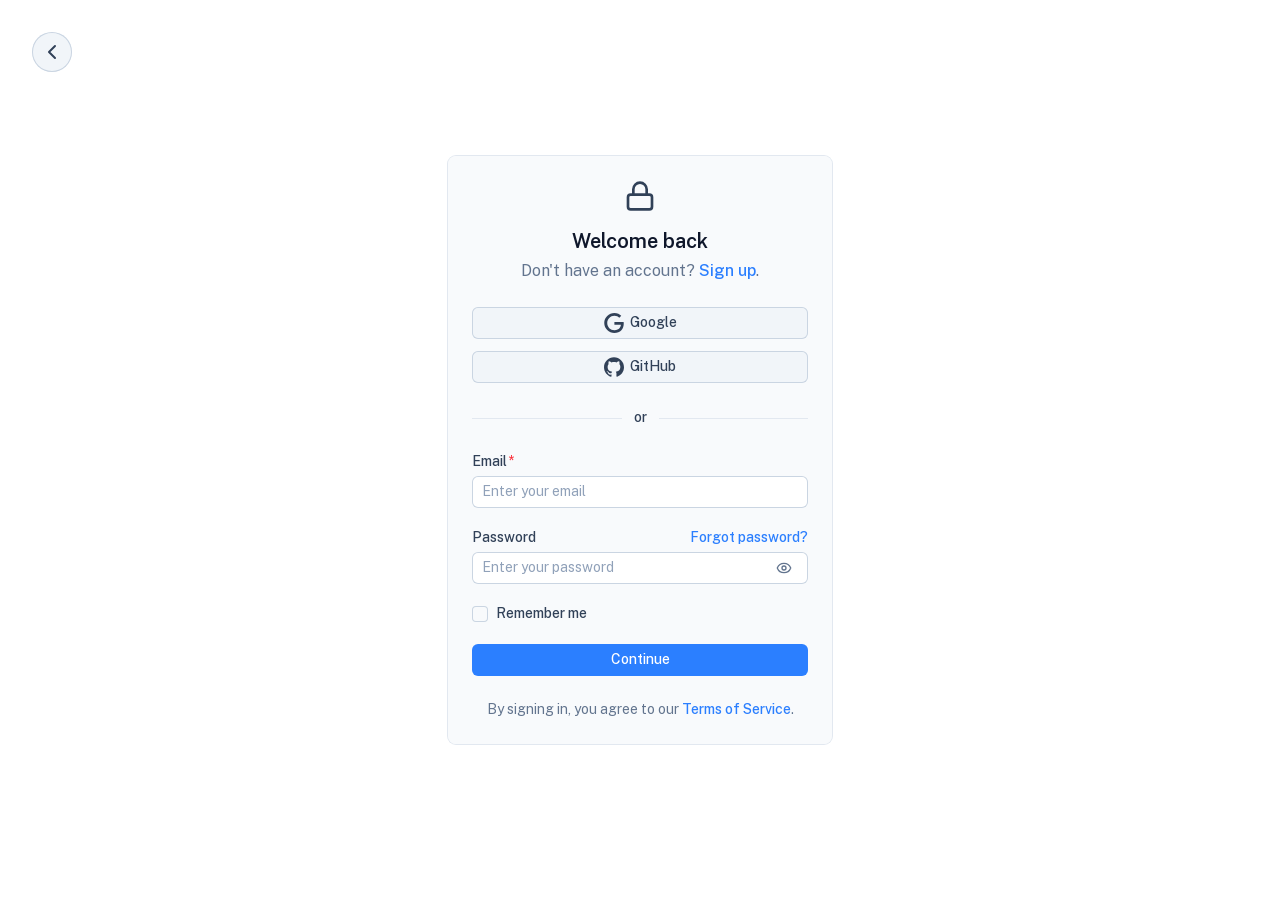
<file: login/index.html>
<!DOCTYPE html><html  lang="en"><head><meta charset="utf-8"><meta name="viewport" content="width=device-width, initial-scale=1"><style id="nuxt-ui-colors">@layer base {
  :root {
  --ui-color-primary-50: var(--color-blue-50, oklch(0.97 0.014 254.604));
  --ui-color-primary-100: var(--color-blue-100, oklch(0.932 0.032 255.585));
  --ui-color-primary-200: var(--color-blue-200, oklch(0.882 0.059 254.128));
  --ui-color-primary-300: var(--color-blue-300, oklch(0.809 0.105 251.813));
  --ui-color-primary-400: var(--color-blue-400, oklch(0.707 0.165 254.624));
  --ui-color-primary-500: var(--color-blue-500, oklch(0.623 0.214 259.815));
  --ui-color-primary-600: var(--color-blue-600, oklch(0.546 0.245 262.881));
  --ui-color-primary-700: var(--color-blue-700, oklch(0.488 0.243 264.376));
  --ui-color-primary-800: var(--color-blue-800, oklch(0.424 0.199 265.638));
  --ui-color-primary-900: var(--color-blue-900, oklch(0.379 0.146 265.522));
  --ui-color-primary-950: var(--color-blue-950, oklch(0.282 0.091 267.935));
  --ui-color-secondary-50: var(--color-blue-50, oklch(0.97 0.014 254.604));
  --ui-color-secondary-100: var(--color-blue-100, oklch(0.932 0.032 255.585));
  --ui-color-secondary-200: var(--color-blue-200, oklch(0.882 0.059 254.128));
  --ui-color-secondary-300: var(--color-blue-300, oklch(0.809 0.105 251.813));
  --ui-color-secondary-400: var(--color-blue-400, oklch(0.707 0.165 254.624));
  --ui-color-secondary-500: var(--color-blue-500, oklch(0.623 0.214 259.815));
  --ui-color-secondary-600: var(--color-blue-600, oklch(0.546 0.245 262.881));
  --ui-color-secondary-700: var(--color-blue-700, oklch(0.488 0.243 264.376));
  --ui-color-secondary-800: var(--color-blue-800, oklch(0.424 0.199 265.638));
  --ui-color-secondary-900: var(--color-blue-900, oklch(0.379 0.146 265.522));
  --ui-color-secondary-950: var(--color-blue-950, oklch(0.282 0.091 267.935));
  --ui-color-success-50: var(--color-green-50, oklch(0.982 0.018 155.826));
  --ui-color-success-100: var(--color-green-100, oklch(0.962 0.044 156.743));
  --ui-color-success-200: var(--color-green-200, oklch(0.925 0.084 155.995));
  --ui-color-success-300: var(--color-green-300, oklch(0.871 0.15 154.449));
  --ui-color-success-400: var(--color-green-400, oklch(0.792 0.209 151.711));
  --ui-color-success-500: var(--color-green-500, oklch(0.723 0.219 149.579));
  --ui-color-success-600: var(--color-green-600, oklch(0.627 0.194 149.214));
  --ui-color-success-700: var(--color-green-700, oklch(0.527 0.154 150.069));
  --ui-color-success-800: var(--color-green-800, oklch(0.448 0.119 151.328));
  --ui-color-success-900: var(--color-green-900, oklch(0.393 0.095 152.535));
  --ui-color-success-950: var(--color-green-950, oklch(0.266 0.065 152.934));
  --ui-color-info-50: var(--color-blue-50, oklch(0.97 0.014 254.604));
  --ui-color-info-100: var(--color-blue-100, oklch(0.932 0.032 255.585));
  --ui-color-info-200: var(--color-blue-200, oklch(0.882 0.059 254.128));
  --ui-color-info-300: var(--color-blue-300, oklch(0.809 0.105 251.813));
  --ui-color-info-400: var(--color-blue-400, oklch(0.707 0.165 254.624));
  --ui-color-info-500: var(--color-blue-500, oklch(0.623 0.214 259.815));
  --ui-color-info-600: var(--color-blue-600, oklch(0.546 0.245 262.881));
  --ui-color-info-700: var(--color-blue-700, oklch(0.488 0.243 264.376));
  --ui-color-info-800: var(--color-blue-800, oklch(0.424 0.199 265.638));
  --ui-color-info-900: var(--color-blue-900, oklch(0.379 0.146 265.522));
  --ui-color-info-950: var(--color-blue-950, oklch(0.282 0.091 267.935));
  --ui-color-warning-50: var(--color-yellow-50, oklch(0.987 0.026 102.212));
  --ui-color-warning-100: var(--color-yellow-100, oklch(0.973 0.071 103.193));
  --ui-color-warning-200: var(--color-yellow-200, oklch(0.945 0.129 101.54));
  --ui-color-warning-300: var(--color-yellow-300, oklch(0.905 0.182 98.111));
  --ui-color-warning-400: var(--color-yellow-400, oklch(0.852 0.199 91.936));
  --ui-color-warning-500: var(--color-yellow-500, oklch(0.795 0.184 86.047));
  --ui-color-warning-600: var(--color-yellow-600, oklch(0.681 0.162 75.834));
  --ui-color-warning-700: var(--color-yellow-700, oklch(0.554 0.135 66.442));
  --ui-color-warning-800: var(--color-yellow-800, oklch(0.476 0.114 61.907));
  --ui-color-warning-900: var(--color-yellow-900, oklch(0.421 0.095 57.708));
  --ui-color-warning-950: var(--color-yellow-950, oklch(0.286 0.066 53.813));
  --ui-color-error-50: var(--color-red-50, oklch(0.971 0.013 17.38));
  --ui-color-error-100: var(--color-red-100, oklch(0.936 0.032 17.717));
  --ui-color-error-200: var(--color-red-200, oklch(0.885 0.062 18.334));
  --ui-color-error-300: var(--color-red-300, oklch(0.808 0.114 19.571));
  --ui-color-error-400: var(--color-red-400, oklch(0.704 0.191 22.216));
  --ui-color-error-500: var(--color-red-500, oklch(0.637 0.237 25.331));
  --ui-color-error-600: var(--color-red-600, oklch(0.577 0.245 27.325));
  --ui-color-error-700: var(--color-red-700, oklch(0.505 0.213 27.518));
  --ui-color-error-800: var(--color-red-800, oklch(0.444 0.177 26.899));
  --ui-color-error-900: var(--color-red-900, oklch(0.396 0.141 25.723));
  --ui-color-error-950: var(--color-red-950, oklch(0.258 0.092 26.042));
  --ui-color-neutral-50: var(--color-slate-50, oklch(0.984 0.003 247.858));
  --ui-color-neutral-100: var(--color-slate-100, oklch(0.968 0.007 247.896));
  --ui-color-neutral-200: var(--color-slate-200, oklch(0.929 0.013 255.508));
  --ui-color-neutral-300: var(--color-slate-300, oklch(0.869 0.022 252.894));
  --ui-color-neutral-400: var(--color-slate-400, oklch(0.704 0.04 256.788));
  --ui-color-neutral-500: var(--color-slate-500, oklch(0.554 0.046 257.417));
  --ui-color-neutral-600: var(--color-slate-600, oklch(0.446 0.043 257.281));
  --ui-color-neutral-700: var(--color-slate-700, oklch(0.372 0.044 257.287));
  --ui-color-neutral-800: var(--color-slate-800, oklch(0.279 0.041 260.031));
  --ui-color-neutral-900: var(--color-slate-900, oklch(0.208 0.042 265.755));
  --ui-color-neutral-950: var(--color-slate-950, oklch(0.129 0.042 264.695));
  }
  :root, .light {
  --ui-primary: var(--ui-color-primary-500);
  --ui-secondary: var(--ui-color-secondary-500);
  --ui-success: var(--ui-color-success-500);
  --ui-info: var(--ui-color-info-500);
  --ui-warning: var(--ui-color-warning-500);
  --ui-error: var(--ui-color-error-500);
  }
  .dark {
  --ui-primary: var(--ui-color-primary-400);
  --ui-secondary: var(--ui-color-secondary-400);
  --ui-success: var(--ui-color-success-400);
  --ui-info: var(--ui-color-info-400);
  --ui-warning: var(--ui-color-warning-400);
  --ui-error: var(--ui-color-error-400);
  }
}</style><title>Login - Nuxt UI Pro - SaaS template</title><link rel="stylesheet" href="/_nuxt/entry.DiGOmG-M.css" crossorigin><style>@layer components {:where(.i-lucide\:chevron-left){display:inline-block;width:1em;height:1em;background-color:currentColor;-webkit-mask-image:var(--svg);mask-image:var(--svg);-webkit-mask-repeat:no-repeat;mask-repeat:no-repeat;-webkit-mask-size:100% 100%;mask-size:100% 100%;--svg:url("data:image/svg+xml,%3Csvg xmlns='http://www.w3.org/2000/svg' viewBox='0 0 24 24' width='24' height='24'%3E%3Cpath fill='none' stroke='black' stroke-linecap='round' stroke-linejoin='round' stroke-width='2' d='m15 18l-6-6l6-6'/%3E%3C/svg%3E")}:where(.i-lucide\:eye){display:inline-block;width:1em;height:1em;background-color:currentColor;-webkit-mask-image:var(--svg);mask-image:var(--svg);-webkit-mask-repeat:no-repeat;mask-repeat:no-repeat;-webkit-mask-size:100% 100%;mask-size:100% 100%;--svg:url("data:image/svg+xml,%3Csvg xmlns='http://www.w3.org/2000/svg' viewBox='0 0 24 24' width='24' height='24'%3E%3Cg fill='none' stroke='black' stroke-linecap='round' stroke-linejoin='round' stroke-width='2'%3E%3Cpath d='M2.062 12.348a1 1 0 0 1 0-.696a10.75 10.75 0 0 1 19.876 0a1 1 0 0 1 0 .696a10.75 10.75 0 0 1-19.876 0'/%3E%3Ccircle cx='12' cy='12' r='3'/%3E%3C/g%3E%3C/svg%3E")}:where(.i-lucide\:lock){display:inline-block;width:1em;height:1em;background-color:currentColor;-webkit-mask-image:var(--svg);mask-image:var(--svg);-webkit-mask-repeat:no-repeat;mask-repeat:no-repeat;-webkit-mask-size:100% 100%;mask-size:100% 100%;--svg:url("data:image/svg+xml,%3Csvg xmlns='http://www.w3.org/2000/svg' viewBox='0 0 24 24' width='24' height='24'%3E%3Cg fill='none' stroke='black' stroke-linecap='round' stroke-linejoin='round' stroke-width='2'%3E%3Crect width='18' height='11' x='3' y='11' rx='2' ry='2'/%3E%3Cpath d='M7 11V7a5 5 0 0 1 10 0v4'/%3E%3C/g%3E%3C/svg%3E")}:where(.i-simple-icons\:github){display:inline-block;width:1em;height:1em;background-color:currentColor;-webkit-mask-image:var(--svg);mask-image:var(--svg);-webkit-mask-repeat:no-repeat;mask-repeat:no-repeat;-webkit-mask-size:100% 100%;mask-size:100% 100%;--svg:url("data:image/svg+xml,%3Csvg xmlns='http://www.w3.org/2000/svg' viewBox='0 0 24 24' width='24' height='24'%3E%3Cpath fill='black' d='M12 .297c-6.63 0-12 5.373-12 12c0 5.303 3.438 9.8 8.205 11.385c.6.113.82-.258.82-.577c0-.285-.01-1.04-.015-2.04c-3.338.724-4.042-1.61-4.042-1.61C4.422 18.07 3.633 17.7 3.633 17.7c-1.087-.744.084-.729.084-.729c1.205.084 1.838 1.236 1.838 1.236c1.07 1.835 2.809 1.305 3.495.998c.108-.776.417-1.305.76-1.605c-2.665-.3-5.466-1.332-5.466-5.93c0-1.31.465-2.38 1.235-3.22c-.135-.303-.54-1.523.105-3.176c0 0 1.005-.322 3.3 1.23c.96-.267 1.98-.399 3-.405c1.02.006 2.04.138 3 .405c2.28-1.552 3.285-1.23 3.285-1.23c.645 1.653.24 2.873.12 3.176c.765.84 1.23 1.91 1.23 3.22c0 4.61-2.805 5.625-5.475 5.92c.42.36.81 1.096.81 2.22c0 1.606-.015 2.896-.015 3.286c0 .315.21.69.825.57C20.565 22.092 24 17.592 24 12.297c0-6.627-5.373-12-12-12'/%3E%3C/svg%3E")}:where(.i-simple-icons\:google){display:inline-block;width:1em;height:1em;background-color:currentColor;-webkit-mask-image:var(--svg);mask-image:var(--svg);-webkit-mask-repeat:no-repeat;mask-repeat:no-repeat;-webkit-mask-size:100% 100%;mask-size:100% 100%;--svg:url("data:image/svg+xml,%3Csvg xmlns='http://www.w3.org/2000/svg' viewBox='0 0 24 24' width='24' height='24'%3E%3Cpath fill='black' d='M12.48 10.92v3.28h7.84c-.24 1.84-.853 3.187-1.787 4.133c-1.147 1.147-2.933 2.4-6.053 2.4c-4.827 0-8.6-3.893-8.6-8.72s3.773-8.72 8.6-8.72c2.6 0 4.507 1.027 5.907 2.347l2.307-2.307C18.747 1.44 16.133 0 12.48 0C5.867 0 .307 5.387.307 12s5.56 12 12.173 12c3.573 0 6.267-1.173 8.373-3.36c2.16-2.16 2.84-5.213 2.84-7.667c0-.76-.053-1.467-.173-2.053z'/%3E%3C/svg%3E")}}</style><link rel="preload" as="fetch" crossorigin="anonymous" href="/login/_payload.json?cd82ba54-a481-4e67-8e21-07e3bfde4915"><link rel="modulepreload" as="script" crossorigin href="/_nuxt/B6q1z3vV.js"><link rel="modulepreload" as="script" crossorigin href="/_nuxt/C3tXqYgF.js"><link rel="modulepreload" as="script" crossorigin href="/_nuxt/BFKVlbop.js"><link rel="modulepreload" as="script" crossorigin href="/_nuxt/D7KS1pXm.js"><link rel="modulepreload" as="script" crossorigin href="/_nuxt/J-eTYrjj.js"><link rel="modulepreload" as="script" crossorigin href="/_nuxt/DI3z3Mq3.js"><link rel="modulepreload" as="script" crossorigin href="/_nuxt/y1qtJ0Us.js"><link rel="modulepreload" as="script" crossorigin href="/_nuxt/YJXe0cd0.js"><link rel="modulepreload" as="script" crossorigin href="/_nuxt/BfBiXDWe.js"><link rel="modulepreload" as="script" crossorigin href="/_nuxt/Dq1ML9a9.js"><link rel="modulepreload" as="script" crossorigin href="/_nuxt/YHSuagtB.js"><link rel="preload" as="fetch" fetchpriority="low" crossorigin="anonymous" href="/_nuxt/builds/meta/cd82ba54-a481-4e67-8e21-07e3bfde4915.json"><link rel="prefetch" as="style" crossorigin href="/_nuxt/index.v107144y.css"><link rel="prefetch" as="script" crossorigin href="/_nuxt/-UzEEXJ3.js"><link rel="prefetch" as="script" crossorigin href="/_nuxt/DF8nc4To.js"><link rel="prefetch" as="script" crossorigin href="/_nuxt/D0PjrnBy.js"><link rel="prefetch" as="script" crossorigin href="/_nuxt/C6FedE6h.js"><link rel="prefetch" as="script" crossorigin href="/_nuxt/Doeidwxj.js"><link rel="prefetch" as="script" crossorigin href="/_nuxt/D2Vlpj49.js"><link rel="prefetch" as="script" crossorigin href="/_nuxt/DHovmMkS.js"><meta name="theme-color" content="white"><link rel="icon" href="/favicon.ico"><meta property="og:image" content="https://saas-template.nuxt.dev/social-card.png"><meta name="twitter:image" content="https://saas-template.nuxt.dev/social-card.png"><meta name="twitter:card" content="summary_large_image"><script type="module" src="/_nuxt/B6q1z3vV.js" crossorigin></script><script>"use strict";(()=>{const t=window,e=document.documentElement,c=["dark","light"],n=getStorageValue("localStorage","nuxt-color-mode")||"system";let i=n==="system"?u():n;const r=e.getAttribute("data-color-mode-forced");r&&(i=r),l(i),t["__NUXT_COLOR_MODE__"]={preference:n,value:i,getColorScheme:u,addColorScheme:l,removeColorScheme:d};function l(o){const s=""+o+"",a="";e.classList?e.classList.add(s):e.className+=" "+s,a&&e.setAttribute("data-"+a,o)}function d(o){const s=""+o+"",a="";e.classList?e.classList.remove(s):e.className=e.className.replace(new RegExp(s,"g"),""),a&&e.removeAttribute("data-"+a)}function f(o){return t.matchMedia("(prefers-color-scheme"+o+")")}function u(){if(t.matchMedia&&f("").media!=="not all"){for(const o of c)if(f(":"+o).matches)return o}return"light"}})();function getStorageValue(t,e){switch(t){case"localStorage":return window.localStorage.getItem(e);case"sessionStorage":return window.sessionStorage.getItem(e);case"cookie":return getCookie(e);default:return null}}function getCookie(t){const c=("; "+window.document.cookie).split("; "+t+"=");if(c.length===2)return c.pop()?.split(";").shift()}</script></head><body><div id="__nuxt" class="isolate"><!--[--><!--[--><!--[--><!--[--><!--[--><div class="nuxt-loading-indicator" style="position:fixed;top:0;right:0;left:0;pointer-events:none;width:auto;height:3px;opacity:0;background:repeating-linear-gradient(to right,#00dc82 0%,#34cdfe 50%,#0047e1 100%);background-size:Infinity% auto;transform:scaleX(0%);transform-origin:left;transition:transform 0.1s, height 0.4s, opacity 0.4s;z-index:999999;"></div><div class="h-screen flex items-center justify-center overlay"><!--[--><a href="/" class="font-medium inline-flex items-center focus:outline-hidden disabled:cursor-not-allowed aria-disabled:cursor-not-allowed disabled:opacity-75 aria-disabled:opacity-75 transition-colors text-base gap-2 ring ring-inset ring-(--ui-border-accented) text-(--ui-text) bg-(--ui-bg-elevated) hover:bg-(--ui-bg-accented)/75 disabled:bg-(--ui-bg-elevated) aria-disabled:bg-(--ui-bg-elevated) focus-visible:ring-2 focus-visible:ring-(--ui-border-inverted) p-2 absolute left-8 top-8 rounded-full"><!--[--><!--[--><span class="iconify i-lucide:chevron-left shrink-0 size-6" aria-hidden="true" style=""></span><!--]--><!--[--><!----><!--]--><!--[--><!----><!--]--><!--]--></a><!--]--><div data-orientation="vertical" class="relative flex rounded-[calc(var(--ui-radius)*2)] bg-(--ui-bg-elevated)/50 ring ring-(--ui-border) max-w-sm w-full" style=""><!----><div class="relative flex flex-col flex-1 lg:grid gap-x-8 gap-y-4 p-4 sm:p-6"><!----><!--[--><!--[--><div class="w-full space-y-6"><div class="flex flex-col text-center"><!--[--><div class="mb-2"><!--[--><span class="iconify i-lucide:lock size-8 shrink-0" aria-hidden="true" style=""></span><!--]--></div><div class="text-xl text-pretty font-semibold text-(--ui-text-highlighted)"><!--[-->Welcome back<!--]--></div><div class="mt-1 text-base text-pretty text-(--ui-text-muted)"><!--[--> Don&#39;t have an account? <a href="/signup" class="focus-visible:outline-(--ui-primary) hover:text-(--ui-text) transition-colors text-(--ui-primary) font-medium"><!--[--><!--[-->Sign up<!--]--><!--]--></a>. <!--]--></div><!--]--></div><div class="gap-y-6 flex flex-col"><div class="space-y-3"><!--[--><!--[--><!--[--><button type="button" class="rounded-[calc(var(--ui-radius)*1.5)] font-medium inline-flex items-center focus:outline-hidden disabled:cursor-not-allowed aria-disabled:cursor-not-allowed disabled:opacity-75 aria-disabled:opacity-75 transition-colors px-2.5 py-1.5 text-sm gap-1.5 w-full justify-center ring ring-inset ring-(--ui-border-accented) text-(--ui-text) bg-(--ui-bg-elevated) hover:bg-(--ui-bg-accented)/75 disabled:bg-(--ui-bg-elevated) aria-disabled:bg-(--ui-bg-elevated) focus-visible:ring-2 focus-visible:ring-(--ui-border-inverted)"><!--[--><!--[--><span class="iconify i-simple-icons:google shrink-0 size-5" aria-hidden="true" style=""></span><!--]--><!--[--><span class="truncate">Google</span><!--]--><!--[--><!----><!--]--><!--]--></button><!--]--><!--]--><!--[--><!--[--><button type="button" class="rounded-[calc(var(--ui-radius)*1.5)] font-medium inline-flex items-center focus:outline-hidden disabled:cursor-not-allowed aria-disabled:cursor-not-allowed disabled:opacity-75 aria-disabled:opacity-75 transition-colors px-2.5 py-1.5 text-sm gap-1.5 w-full justify-center ring ring-inset ring-(--ui-border-accented) text-(--ui-text) bg-(--ui-bg-elevated) hover:bg-(--ui-bg-accented)/75 disabled:bg-(--ui-bg-elevated) aria-disabled:bg-(--ui-bg-elevated) focus-visible:ring-2 focus-visible:ring-(--ui-border-inverted)"><!--[--><!--[--><span class="iconify i-simple-icons:github shrink-0 size-5" aria-hidden="true" style=""></span><!--]--><!--[--><span class="truncate">GitHub</span><!--]--><!--[--><!----><!--]--><!--]--></button><!--]--><!--]--><!--]--></div><div data-orientation="horizontal" role="separator" class="flex items-center align-center text-center w-full flex-row"><!--[--><!--[--><div class="border-(--ui-border) w-full border-solid border-t"></div><!--[--><div class="font-medium text-(--ui-text) flex mx-3 whitespace-nowrap"><!--[--><span class="text-sm">or</span><!--]--></div><div class="border-(--ui-border) w-full border-solid border-t"></div><!--]--><!--]--><!--]--></div><form id="v-0-0-0" class="space-y-5"><!--[--><!--[--><div class="text-sm"><div class=""><div class="flex content-center items-center justify-between"><label for="v-0-0-1" class="block font-medium text-(--ui-text) after:content-[&#39;*&#39;] after:ms-0.5 after:text-(--ui-error)"><!--[--><!--[-->Email<!--]--><!--]--></label><!----></div><!----></div><div class="mt-1 relative"><!--[--><!--[--><div class="relative inline-flex items-center w-full"><input id="v-0-0-1" type="text" name="email" placeholder="Enter your email" class="w-full rounded-[calc(var(--ui-radius)*1.5)] border-0 placeholder:text-(--ui-text-dimmed) focus:outline-none disabled:cursor-not-allowed disabled:opacity-75 transition-colors px-2.5 py-1.5 text-sm gap-1.5 text-(--ui-text-highlighted) bg-(--ui-bg) ring ring-inset ring-(--ui-border-accented) focus-visible:ring-2 focus-visible:ring-inset focus-visible:ring-(--ui-primary)" autocomplete="off" aria-describedby aria-invalid="false"><!--[--><!--]--><!----><!----></div><!--]--><!--]--><!----></div></div><div class="text-sm"><div class=""><div class="flex content-center items-center justify-between"><label for="v-0-0-2" class="block font-medium text-(--ui-text)"><!--[--><!--[-->Password<!--]--><!--]--></label><span id="v-0-0-2-hint" class="text-(--ui-text-muted)"><!--[--><!--[--><a href="/" class="focus-visible:outline-(--ui-primary) hover:text-(--ui-text) transition-colors text-(--ui-primary) font-medium"><!--[--><!--[-->Forgot password?<!--]--><!--]--></a><!--]--><!--]--></span></div><!----></div><div class="mt-1 relative"><!--[--><!--[--><div class="relative inline-flex items-center w-full"><input id="v-0-0-2" type="password" name="password" placeholder="Enter your password" class="w-full rounded-[calc(var(--ui-radius)*1.5)] border-0 placeholder:text-(--ui-text-dimmed) focus:outline-none disabled:cursor-not-allowed disabled:opacity-75 transition-colors px-2.5 py-1.5 text-sm gap-1.5 text-(--ui-text-highlighted) bg-(--ui-bg) ring ring-inset ring-(--ui-border-accented) focus-visible:ring-2 focus-visible:ring-inset focus-visible:ring-(--ui-primary) pe-9" autocomplete="off" aria-describedby aria-invalid="false"><!--[--><!--]--><!----><span class="absolute inset-y-0 end-0 flex items-center pe-2.5"><!--[--><!--[--><!--[--><button type="button" aria-label="Show password" aria-pressed="false" aria-controls="password" class="rounded-[calc(var(--ui-radius)*1.5)] font-medium inline-flex items-center focus:outline-hidden disabled:cursor-not-allowed aria-disabled:cursor-not-allowed disabled:opacity-75 aria-disabled:opacity-75 transition-colors text-xs gap-1.5 text-(--ui-text-muted) hover:text-(--ui-text) disabled:text-(--ui-text-muted) aria-disabled:text-(--ui-text-muted) focus-visible:ring-inset focus-visible:ring-2 focus-visible:ring-(--ui-border-inverted) p-1.5"><!--[--><!--[--><span class="iconify i-lucide:eye shrink-0 size-4" aria-hidden="true" style=""></span><!--]--><!--[--><!----><!--]--><!--[--><!----><!--]--><!--]--></button><!--]--><!--]--><!--]--></span></div><!--]--><!--]--><!----></div></div><div class="text-sm"><div class=""><!----><!----></div><div class=""><!--[--><!--[--><div class="relative flex items-start"><div class="flex items-center h-5"><button type="button" aria-describedby aria-invalid="false" class="shrink-0 flex items-center justify-center rounded-(--ui-radius) text-(--ui-bg) ring ring-inset ring-(--ui-border-accented) focus-visible:outline-2 focus-visible:outline-offset-2 focus-visible:outline-(--ui-primary) size-4" id="v-0-0-3" role="checkbox" aria-checked="false" aria-required="false" data-state="unchecked"><!--[--><!----><!--]--><!--[--><input data-hidden tabindex="-1" style="position:absolute;border:0;width:1px;height:1px;padding:0;margin:-1px;overflow:hidden;clip:rect(0, 0, 0, 0);clip-path:inset(50%);white-space:nowrap;word-wrap:normal;" name="remember" value="on" type="checkbox"><!--]--></button></div><div class="ms-2 text-sm"><label for="v-0-0-3" class="block font-medium text-(--ui-text)"><!--[--><!--[-->Remember me<!--]--><!--]--></label><!----></div></div><!--]--><!--]--><!----></div></div><!--]--><!----><!--[--><!--[--><button type="submit" class="rounded-[calc(var(--ui-radius)*1.5)] font-medium inline-flex items-center focus:outline-hidden disabled:cursor-not-allowed aria-disabled:cursor-not-allowed disabled:opacity-75 aria-disabled:opacity-75 transition-colors px-2.5 py-1.5 text-sm gap-1.5 w-full justify-center text-(--ui-bg) bg-(--ui-primary) hover:bg-(--ui-primary)/75 disabled:bg-(--ui-primary) aria-disabled:bg-(--ui-primary) focus-visible:outline-2 focus-visible:outline-offset-2 focus-visible:outline-(--ui-primary)"><!--[--><!--[--><!----><!--]--><!--[--><span class="truncate">Continue</span><!--]--><!--[--><!----><!--]--><!--]--></button><!--]--><!--]--><!--]--></form></div><div class="text-sm text-center text-(--ui-text-muted) mt-2"><!--[--> By signing in, you agree to our <a href="/" class="focus-visible:outline-(--ui-primary) hover:text-(--ui-text) transition-colors text-(--ui-primary) font-medium"><!--[--><!--[-->Terms of Service<!--]--><!--]--></a>. <!--]--></div></div><!--]--><!--]--></div><!----></div></div><span></span><!--]--><!--]--><!--[--><!--]--><!----><!--]--><!--[--><!--]--><!--]--><!--]--></div><div id="teleports"></div><script type="application/json" data-nuxt-data="nuxt-app" data-ssr="true" id="__NUXT_DATA__" data-src="/login/_payload.json?cd82ba54-a481-4e67-8e21-07e3bfde4915">[{"state":1,"once":14,"_errors":15,"serverRendered":5,"path":17,"prerenderedAt":18},["Reactive",2],{"$scolor-mode":3,"$stoasts":7,"$ssite-config":8},{"preference":4,"value":4,"unknown":5,"forced":6},"system",true,false,[],{"_priority":9,"env":12,"name":13},{"name":10,"env":11},-10,-15,"production","nuxt-ui-pro-template-saas",["Set"],["ShallowReactive",16],{"navigation":-1,"search":-1},"/login",1743022598087]</script><script>window.__NUXT__={};window.__NUXT__.config={public:{content:{wsUrl:""},mdc:{components:{prose:true,map:{accordion:"ProseAccordion","accordion-item":"ProseAccordionItem",badge:"ProseBadge",callout:"ProseCallout",card:"ProseCard","card-group":"ProseCardGroup",caution:"ProseCaution","code-collapse":"ProseCodeCollapse","code-group":"ProseCodeGroup","code-icon":"ProseCodeIcon","code-preview":"ProseCodePreview","code-tree":"ProseCodeTree",collapsible:"ProseCollapsible",field:"ProseField","field-group":"ProseFieldGroup",icon:"ProseIcon",kbd:"ProseKbd",note:"ProseNote",steps:"ProseSteps",tabs:"ProseTabs","tabs-item":"ProseTabsItem",tip:"ProseTip",warning:"ProseWarning"}},headings:{anchorLinks:{h1:false,h2:true,h3:true,h4:true,h5:false,h6:false}}},preview:{api:"https://api.nuxt.studio",iframeMessagingAllowedOrigins:""}},app:{baseURL:"/",buildId:"cd82ba54-a481-4e67-8e21-07e3bfde4915",buildAssetsDir:"/_nuxt/",cdnURL:""}}</script></body></html>
</file>
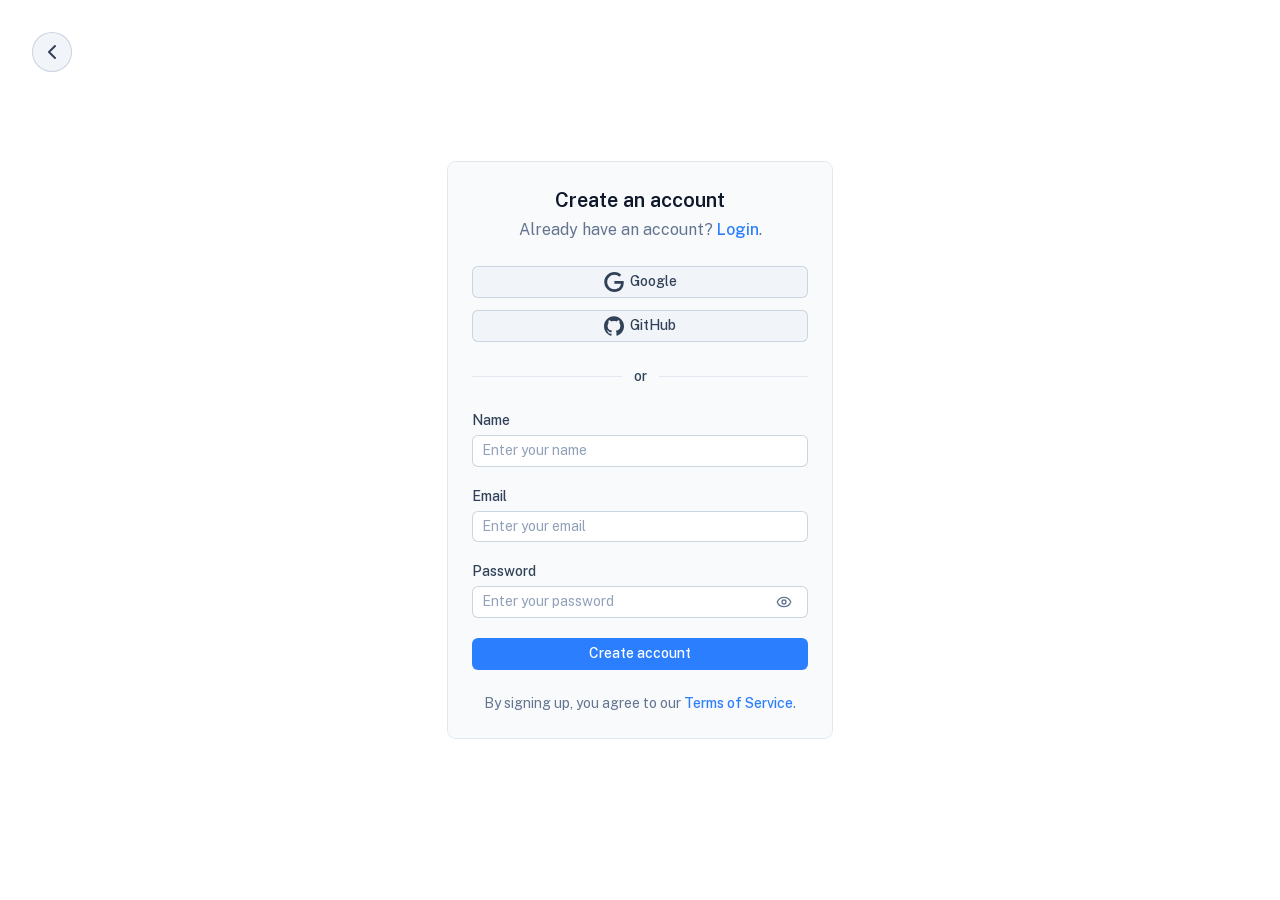
<file: signup/index.html>
<!DOCTYPE html><html  lang="en"><head><meta charset="utf-8"><meta name="viewport" content="width=device-width, initial-scale=1"><style id="nuxt-ui-colors">@layer base {
  :root {
  --ui-color-primary-50: var(--color-blue-50, oklch(0.97 0.014 254.604));
  --ui-color-primary-100: var(--color-blue-100, oklch(0.932 0.032 255.585));
  --ui-color-primary-200: var(--color-blue-200, oklch(0.882 0.059 254.128));
  --ui-color-primary-300: var(--color-blue-300, oklch(0.809 0.105 251.813));
  --ui-color-primary-400: var(--color-blue-400, oklch(0.707 0.165 254.624));
  --ui-color-primary-500: var(--color-blue-500, oklch(0.623 0.214 259.815));
  --ui-color-primary-600: var(--color-blue-600, oklch(0.546 0.245 262.881));
  --ui-color-primary-700: var(--color-blue-700, oklch(0.488 0.243 264.376));
  --ui-color-primary-800: var(--color-blue-800, oklch(0.424 0.199 265.638));
  --ui-color-primary-900: var(--color-blue-900, oklch(0.379 0.146 265.522));
  --ui-color-primary-950: var(--color-blue-950, oklch(0.282 0.091 267.935));
  --ui-color-secondary-50: var(--color-blue-50, oklch(0.97 0.014 254.604));
  --ui-color-secondary-100: var(--color-blue-100, oklch(0.932 0.032 255.585));
  --ui-color-secondary-200: var(--color-blue-200, oklch(0.882 0.059 254.128));
  --ui-color-secondary-300: var(--color-blue-300, oklch(0.809 0.105 251.813));
  --ui-color-secondary-400: var(--color-blue-400, oklch(0.707 0.165 254.624));
  --ui-color-secondary-500: var(--color-blue-500, oklch(0.623 0.214 259.815));
  --ui-color-secondary-600: var(--color-blue-600, oklch(0.546 0.245 262.881));
  --ui-color-secondary-700: var(--color-blue-700, oklch(0.488 0.243 264.376));
  --ui-color-secondary-800: var(--color-blue-800, oklch(0.424 0.199 265.638));
  --ui-color-secondary-900: var(--color-blue-900, oklch(0.379 0.146 265.522));
  --ui-color-secondary-950: var(--color-blue-950, oklch(0.282 0.091 267.935));
  --ui-color-success-50: var(--color-green-50, oklch(0.982 0.018 155.826));
  --ui-color-success-100: var(--color-green-100, oklch(0.962 0.044 156.743));
  --ui-color-success-200: var(--color-green-200, oklch(0.925 0.084 155.995));
  --ui-color-success-300: var(--color-green-300, oklch(0.871 0.15 154.449));
  --ui-color-success-400: var(--color-green-400, oklch(0.792 0.209 151.711));
  --ui-color-success-500: var(--color-green-500, oklch(0.723 0.219 149.579));
  --ui-color-success-600: var(--color-green-600, oklch(0.627 0.194 149.214));
  --ui-color-success-700: var(--color-green-700, oklch(0.527 0.154 150.069));
  --ui-color-success-800: var(--color-green-800, oklch(0.448 0.119 151.328));
  --ui-color-success-900: var(--color-green-900, oklch(0.393 0.095 152.535));
  --ui-color-success-950: var(--color-green-950, oklch(0.266 0.065 152.934));
  --ui-color-info-50: var(--color-blue-50, oklch(0.97 0.014 254.604));
  --ui-color-info-100: var(--color-blue-100, oklch(0.932 0.032 255.585));
  --ui-color-info-200: var(--color-blue-200, oklch(0.882 0.059 254.128));
  --ui-color-info-300: var(--color-blue-300, oklch(0.809 0.105 251.813));
  --ui-color-info-400: var(--color-blue-400, oklch(0.707 0.165 254.624));
  --ui-color-info-500: var(--color-blue-500, oklch(0.623 0.214 259.815));
  --ui-color-info-600: var(--color-blue-600, oklch(0.546 0.245 262.881));
  --ui-color-info-700: var(--color-blue-700, oklch(0.488 0.243 264.376));
  --ui-color-info-800: var(--color-blue-800, oklch(0.424 0.199 265.638));
  --ui-color-info-900: var(--color-blue-900, oklch(0.379 0.146 265.522));
  --ui-color-info-950: var(--color-blue-950, oklch(0.282 0.091 267.935));
  --ui-color-warning-50: var(--color-yellow-50, oklch(0.987 0.026 102.212));
  --ui-color-warning-100: var(--color-yellow-100, oklch(0.973 0.071 103.193));
  --ui-color-warning-200: var(--color-yellow-200, oklch(0.945 0.129 101.54));
  --ui-color-warning-300: var(--color-yellow-300, oklch(0.905 0.182 98.111));
  --ui-color-warning-400: var(--color-yellow-400, oklch(0.852 0.199 91.936));
  --ui-color-warning-500: var(--color-yellow-500, oklch(0.795 0.184 86.047));
  --ui-color-warning-600: var(--color-yellow-600, oklch(0.681 0.162 75.834));
  --ui-color-warning-700: var(--color-yellow-700, oklch(0.554 0.135 66.442));
  --ui-color-warning-800: var(--color-yellow-800, oklch(0.476 0.114 61.907));
  --ui-color-warning-900: var(--color-yellow-900, oklch(0.421 0.095 57.708));
  --ui-color-warning-950: var(--color-yellow-950, oklch(0.286 0.066 53.813));
  --ui-color-error-50: var(--color-red-50, oklch(0.971 0.013 17.38));
  --ui-color-error-100: var(--color-red-100, oklch(0.936 0.032 17.717));
  --ui-color-error-200: var(--color-red-200, oklch(0.885 0.062 18.334));
  --ui-color-error-300: var(--color-red-300, oklch(0.808 0.114 19.571));
  --ui-color-error-400: var(--color-red-400, oklch(0.704 0.191 22.216));
  --ui-color-error-500: var(--color-red-500, oklch(0.637 0.237 25.331));
  --ui-color-error-600: var(--color-red-600, oklch(0.577 0.245 27.325));
  --ui-color-error-700: var(--color-red-700, oklch(0.505 0.213 27.518));
  --ui-color-error-800: var(--color-red-800, oklch(0.444 0.177 26.899));
  --ui-color-error-900: var(--color-red-900, oklch(0.396 0.141 25.723));
  --ui-color-error-950: var(--color-red-950, oklch(0.258 0.092 26.042));
  --ui-color-neutral-50: var(--color-slate-50, oklch(0.984 0.003 247.858));
  --ui-color-neutral-100: var(--color-slate-100, oklch(0.968 0.007 247.896));
  --ui-color-neutral-200: var(--color-slate-200, oklch(0.929 0.013 255.508));
  --ui-color-neutral-300: var(--color-slate-300, oklch(0.869 0.022 252.894));
  --ui-color-neutral-400: var(--color-slate-400, oklch(0.704 0.04 256.788));
  --ui-color-neutral-500: var(--color-slate-500, oklch(0.554 0.046 257.417));
  --ui-color-neutral-600: var(--color-slate-600, oklch(0.446 0.043 257.281));
  --ui-color-neutral-700: var(--color-slate-700, oklch(0.372 0.044 257.287));
  --ui-color-neutral-800: var(--color-slate-800, oklch(0.279 0.041 260.031));
  --ui-color-neutral-900: var(--color-slate-900, oklch(0.208 0.042 265.755));
  --ui-color-neutral-950: var(--color-slate-950, oklch(0.129 0.042 264.695));
  }
  :root, .light {
  --ui-primary: var(--ui-color-primary-500);
  --ui-secondary: var(--ui-color-secondary-500);
  --ui-success: var(--ui-color-success-500);
  --ui-info: var(--ui-color-info-500);
  --ui-warning: var(--ui-color-warning-500);
  --ui-error: var(--ui-color-error-500);
  }
  .dark {
  --ui-primary: var(--ui-color-primary-400);
  --ui-secondary: var(--ui-color-secondary-400);
  --ui-success: var(--ui-color-success-400);
  --ui-info: var(--ui-color-info-400);
  --ui-warning: var(--ui-color-warning-400);
  --ui-error: var(--ui-color-error-400);
  }
}</style><title>Sign up - Nuxt UI Pro - SaaS template</title><link rel="stylesheet" href="/_nuxt/entry.DiGOmG-M.css" crossorigin><style>@layer components {:where(.i-lucide\:chevron-left){display:inline-block;width:1em;height:1em;background-color:currentColor;-webkit-mask-image:var(--svg);mask-image:var(--svg);-webkit-mask-repeat:no-repeat;mask-repeat:no-repeat;-webkit-mask-size:100% 100%;mask-size:100% 100%;--svg:url("data:image/svg+xml,%3Csvg xmlns='http://www.w3.org/2000/svg' viewBox='0 0 24 24' width='24' height='24'%3E%3Cpath fill='none' stroke='black' stroke-linecap='round' stroke-linejoin='round' stroke-width='2' d='m15 18l-6-6l6-6'/%3E%3C/svg%3E")}:where(.i-lucide\:eye){display:inline-block;width:1em;height:1em;background-color:currentColor;-webkit-mask-image:var(--svg);mask-image:var(--svg);-webkit-mask-repeat:no-repeat;mask-repeat:no-repeat;-webkit-mask-size:100% 100%;mask-size:100% 100%;--svg:url("data:image/svg+xml,%3Csvg xmlns='http://www.w3.org/2000/svg' viewBox='0 0 24 24' width='24' height='24'%3E%3Cg fill='none' stroke='black' stroke-linecap='round' stroke-linejoin='round' stroke-width='2'%3E%3Cpath d='M2.062 12.348a1 1 0 0 1 0-.696a10.75 10.75 0 0 1 19.876 0a1 1 0 0 1 0 .696a10.75 10.75 0 0 1-19.876 0'/%3E%3Ccircle cx='12' cy='12' r='3'/%3E%3C/g%3E%3C/svg%3E")}:where(.i-simple-icons\:github){display:inline-block;width:1em;height:1em;background-color:currentColor;-webkit-mask-image:var(--svg);mask-image:var(--svg);-webkit-mask-repeat:no-repeat;mask-repeat:no-repeat;-webkit-mask-size:100% 100%;mask-size:100% 100%;--svg:url("data:image/svg+xml,%3Csvg xmlns='http://www.w3.org/2000/svg' viewBox='0 0 24 24' width='24' height='24'%3E%3Cpath fill='black' d='M12 .297c-6.63 0-12 5.373-12 12c0 5.303 3.438 9.8 8.205 11.385c.6.113.82-.258.82-.577c0-.285-.01-1.04-.015-2.04c-3.338.724-4.042-1.61-4.042-1.61C4.422 18.07 3.633 17.7 3.633 17.7c-1.087-.744.084-.729.084-.729c1.205.084 1.838 1.236 1.838 1.236c1.07 1.835 2.809 1.305 3.495.998c.108-.776.417-1.305.76-1.605c-2.665-.3-5.466-1.332-5.466-5.93c0-1.31.465-2.38 1.235-3.22c-.135-.303-.54-1.523.105-3.176c0 0 1.005-.322 3.3 1.23c.96-.267 1.98-.399 3-.405c1.02.006 2.04.138 3 .405c2.28-1.552 3.285-1.23 3.285-1.23c.645 1.653.24 2.873.12 3.176c.765.84 1.23 1.91 1.23 3.22c0 4.61-2.805 5.625-5.475 5.92c.42.36.81 1.096.81 2.22c0 1.606-.015 2.896-.015 3.286c0 .315.21.69.825.57C20.565 22.092 24 17.592 24 12.297c0-6.627-5.373-12-12-12'/%3E%3C/svg%3E")}:where(.i-simple-icons\:google){display:inline-block;width:1em;height:1em;background-color:currentColor;-webkit-mask-image:var(--svg);mask-image:var(--svg);-webkit-mask-repeat:no-repeat;mask-repeat:no-repeat;-webkit-mask-size:100% 100%;mask-size:100% 100%;--svg:url("data:image/svg+xml,%3Csvg xmlns='http://www.w3.org/2000/svg' viewBox='0 0 24 24' width='24' height='24'%3E%3Cpath fill='black' d='M12.48 10.92v3.28h7.84c-.24 1.84-.853 3.187-1.787 4.133c-1.147 1.147-2.933 2.4-6.053 2.4c-4.827 0-8.6-3.893-8.6-8.72s3.773-8.72 8.6-8.72c2.6 0 4.507 1.027 5.907 2.347l2.307-2.307C18.747 1.44 16.133 0 12.48 0C5.867 0 .307 5.387.307 12s5.56 12 12.173 12c3.573 0 6.267-1.173 8.373-3.36c2.16-2.16 2.84-5.213 2.84-7.667c0-.76-.053-1.467-.173-2.053z'/%3E%3C/svg%3E")}}</style><link rel="preload" as="fetch" crossorigin="anonymous" href="/signup/_payload.json?cd82ba54-a481-4e67-8e21-07e3bfde4915"><link rel="modulepreload" as="script" crossorigin href="/_nuxt/B6q1z3vV.js"><link rel="modulepreload" as="script" crossorigin href="/_nuxt/C3tXqYgF.js"><link rel="modulepreload" as="script" crossorigin href="/_nuxt/BFKVlbop.js"><link rel="modulepreload" as="script" crossorigin href="/_nuxt/e4tk8uwd.js"><link rel="modulepreload" as="script" crossorigin href="/_nuxt/J-eTYrjj.js"><link rel="modulepreload" as="script" crossorigin href="/_nuxt/DI3z3Mq3.js"><link rel="modulepreload" as="script" crossorigin href="/_nuxt/y1qtJ0Us.js"><link rel="modulepreload" as="script" crossorigin href="/_nuxt/YJXe0cd0.js"><link rel="modulepreload" as="script" crossorigin href="/_nuxt/BfBiXDWe.js"><link rel="modulepreload" as="script" crossorigin href="/_nuxt/Dq1ML9a9.js"><link rel="modulepreload" as="script" crossorigin href="/_nuxt/YHSuagtB.js"><link rel="preload" as="fetch" fetchpriority="low" crossorigin="anonymous" href="/_nuxt/builds/meta/cd82ba54-a481-4e67-8e21-07e3bfde4915.json"><link rel="prefetch" as="style" crossorigin href="/_nuxt/index.v107144y.css"><link rel="prefetch" as="script" crossorigin href="/_nuxt/-UzEEXJ3.js"><link rel="prefetch" as="script" crossorigin href="/_nuxt/DF8nc4To.js"><link rel="prefetch" as="script" crossorigin href="/_nuxt/D0PjrnBy.js"><link rel="prefetch" as="script" crossorigin href="/_nuxt/C6FedE6h.js"><link rel="prefetch" as="script" crossorigin href="/_nuxt/Doeidwxj.js"><link rel="prefetch" as="script" crossorigin href="/_nuxt/D2Vlpj49.js"><link rel="prefetch" as="script" crossorigin href="/_nuxt/DHovmMkS.js"><meta name="theme-color" content="white"><link rel="icon" href="/favicon.ico"><meta property="og:image" content="https://saas-template.nuxt.dev/social-card.png"><meta name="twitter:image" content="https://saas-template.nuxt.dev/social-card.png"><meta name="twitter:card" content="summary_large_image"><script type="module" src="/_nuxt/B6q1z3vV.js" crossorigin></script><script>"use strict";(()=>{const t=window,e=document.documentElement,c=["dark","light"],n=getStorageValue("localStorage","nuxt-color-mode")||"system";let i=n==="system"?u():n;const r=e.getAttribute("data-color-mode-forced");r&&(i=r),l(i),t["__NUXT_COLOR_MODE__"]={preference:n,value:i,getColorScheme:u,addColorScheme:l,removeColorScheme:d};function l(o){const s=""+o+"",a="";e.classList?e.classList.add(s):e.className+=" "+s,a&&e.setAttribute("data-"+a,o)}function d(o){const s=""+o+"",a="";e.classList?e.classList.remove(s):e.className=e.className.replace(new RegExp(s,"g"),""),a&&e.removeAttribute("data-"+a)}function f(o){return t.matchMedia("(prefers-color-scheme"+o+")")}function u(){if(t.matchMedia&&f("").media!=="not all"){for(const o of c)if(f(":"+o).matches)return o}return"light"}})();function getStorageValue(t,e){switch(t){case"localStorage":return window.localStorage.getItem(e);case"sessionStorage":return window.sessionStorage.getItem(e);case"cookie":return getCookie(e);default:return null}}function getCookie(t){const c=("; "+window.document.cookie).split("; "+t+"=");if(c.length===2)return c.pop()?.split(";").shift()}</script></head><body><div id="__nuxt" class="isolate"><!--[--><!--[--><!--[--><!--[--><!--[--><div class="nuxt-loading-indicator" style="position:fixed;top:0;right:0;left:0;pointer-events:none;width:auto;height:3px;opacity:0;background:repeating-linear-gradient(to right,#00dc82 0%,#34cdfe 50%,#0047e1 100%);background-size:Infinity% auto;transform:scaleX(0%);transform-origin:left;transition:transform 0.1s, height 0.4s, opacity 0.4s;z-index:999999;"></div><div class="h-screen flex items-center justify-center overlay"><!--[--><a href="/" class="font-medium inline-flex items-center focus:outline-hidden disabled:cursor-not-allowed aria-disabled:cursor-not-allowed disabled:opacity-75 aria-disabled:opacity-75 transition-colors text-base gap-2 ring ring-inset ring-(--ui-border-accented) text-(--ui-text) bg-(--ui-bg-elevated) hover:bg-(--ui-bg-accented)/75 disabled:bg-(--ui-bg-elevated) aria-disabled:bg-(--ui-bg-elevated) focus-visible:ring-2 focus-visible:ring-(--ui-border-inverted) p-2 absolute left-8 top-8 rounded-full"><!--[--><!--[--><span class="iconify i-lucide:chevron-left shrink-0 size-6" aria-hidden="true" style=""></span><!--]--><!--[--><!----><!--]--><!--[--><!----><!--]--><!--]--></a><!--]--><div data-orientation="vertical" class="relative flex rounded-[calc(var(--ui-radius)*2)] bg-(--ui-bg-elevated)/50 ring ring-(--ui-border) max-w-sm w-full" style=""><!----><div class="relative flex flex-col flex-1 lg:grid gap-x-8 gap-y-4 p-4 sm:p-6"><!----><!--[--><!--[--><div class="w-full space-y-6"><div class="flex flex-col text-center"><!--[--><!----><div class="text-xl text-pretty font-semibold text-(--ui-text-highlighted)"><!--[-->Create an account<!--]--></div><div class="mt-1 text-base text-pretty text-(--ui-text-muted)"><!--[--> Already have an account? <a href="/login" class="focus-visible:outline-(--ui-primary) hover:text-(--ui-text) transition-colors text-(--ui-primary) font-medium"><!--[--><!--[-->Login<!--]--><!--]--></a>. <!--]--></div><!--]--></div><div class="gap-y-6 flex flex-col"><div class="space-y-3"><!--[--><!--[--><!--[--><button type="button" class="rounded-[calc(var(--ui-radius)*1.5)] font-medium inline-flex items-center focus:outline-hidden disabled:cursor-not-allowed aria-disabled:cursor-not-allowed disabled:opacity-75 aria-disabled:opacity-75 transition-colors px-2.5 py-1.5 text-sm gap-1.5 w-full justify-center ring ring-inset ring-(--ui-border-accented) text-(--ui-text) bg-(--ui-bg-elevated) hover:bg-(--ui-bg-accented)/75 disabled:bg-(--ui-bg-elevated) aria-disabled:bg-(--ui-bg-elevated) focus-visible:ring-2 focus-visible:ring-(--ui-border-inverted)"><!--[--><!--[--><span class="iconify i-simple-icons:google shrink-0 size-5" aria-hidden="true" style=""></span><!--]--><!--[--><span class="truncate">Google</span><!--]--><!--[--><!----><!--]--><!--]--></button><!--]--><!--]--><!--[--><!--[--><button type="button" class="rounded-[calc(var(--ui-radius)*1.5)] font-medium inline-flex items-center focus:outline-hidden disabled:cursor-not-allowed aria-disabled:cursor-not-allowed disabled:opacity-75 aria-disabled:opacity-75 transition-colors px-2.5 py-1.5 text-sm gap-1.5 w-full justify-center ring ring-inset ring-(--ui-border-accented) text-(--ui-text) bg-(--ui-bg-elevated) hover:bg-(--ui-bg-accented)/75 disabled:bg-(--ui-bg-elevated) aria-disabled:bg-(--ui-bg-elevated) focus-visible:ring-2 focus-visible:ring-(--ui-border-inverted)"><!--[--><!--[--><span class="iconify i-simple-icons:github shrink-0 size-5" aria-hidden="true" style=""></span><!--]--><!--[--><span class="truncate">GitHub</span><!--]--><!--[--><!----><!--]--><!--]--></button><!--]--><!--]--><!--]--></div><div data-orientation="horizontal" role="separator" class="flex items-center align-center text-center w-full flex-row"><!--[--><!--[--><div class="border-(--ui-border) w-full border-solid border-t"></div><!--[--><div class="font-medium text-(--ui-text) flex mx-3 whitespace-nowrap"><!--[--><span class="text-sm">or</span><!--]--></div><div class="border-(--ui-border) w-full border-solid border-t"></div><!--]--><!--]--><!--]--></div><form id="v-0-0-0" class="space-y-5"><!--[--><!--[--><div class="text-sm"><div class=""><div class="flex content-center items-center justify-between"><label for="v-0-0-1" class="block font-medium text-(--ui-text)"><!--[--><!--[-->Name<!--]--><!--]--></label><!----></div><!----></div><div class="mt-1 relative"><!--[--><!--[--><div class="relative inline-flex items-center w-full"><input id="v-0-0-1" type="text" name="name" placeholder="Enter your name" class="w-full rounded-[calc(var(--ui-radius)*1.5)] border-0 placeholder:text-(--ui-text-dimmed) focus:outline-none disabled:cursor-not-allowed disabled:opacity-75 transition-colors px-2.5 py-1.5 text-sm gap-1.5 text-(--ui-text-highlighted) bg-(--ui-bg) ring ring-inset ring-(--ui-border-accented) focus-visible:ring-2 focus-visible:ring-inset focus-visible:ring-(--ui-primary)" autocomplete="off" aria-describedby aria-invalid="false"><!--[--><!--]--><!----><!----></div><!--]--><!--]--><!----></div></div><div class="text-sm"><div class=""><div class="flex content-center items-center justify-between"><label for="v-0-0-2" class="block font-medium text-(--ui-text)"><!--[--><!--[-->Email<!--]--><!--]--></label><!----></div><!----></div><div class="mt-1 relative"><!--[--><!--[--><div class="relative inline-flex items-center w-full"><input id="v-0-0-2" type="text" name="email" placeholder="Enter your email" class="w-full rounded-[calc(var(--ui-radius)*1.5)] border-0 placeholder:text-(--ui-text-dimmed) focus:outline-none disabled:cursor-not-allowed disabled:opacity-75 transition-colors px-2.5 py-1.5 text-sm gap-1.5 text-(--ui-text-highlighted) bg-(--ui-bg) ring ring-inset ring-(--ui-border-accented) focus-visible:ring-2 focus-visible:ring-inset focus-visible:ring-(--ui-primary)" autocomplete="off" aria-describedby aria-invalid="false"><!--[--><!--]--><!----><!----></div><!--]--><!--]--><!----></div></div><div class="text-sm"><div class=""><div class="flex content-center items-center justify-between"><label for="v-0-0-3" class="block font-medium text-(--ui-text)"><!--[--><!--[-->Password<!--]--><!--]--></label><!----></div><!----></div><div class="mt-1 relative"><!--[--><!--[--><div class="relative inline-flex items-center w-full"><input id="v-0-0-3" type="password" name="password" placeholder="Enter your password" class="w-full rounded-[calc(var(--ui-radius)*1.5)] border-0 placeholder:text-(--ui-text-dimmed) focus:outline-none disabled:cursor-not-allowed disabled:opacity-75 transition-colors px-2.5 py-1.5 text-sm gap-1.5 text-(--ui-text-highlighted) bg-(--ui-bg) ring ring-inset ring-(--ui-border-accented) focus-visible:ring-2 focus-visible:ring-inset focus-visible:ring-(--ui-primary) pe-9" autocomplete="off" aria-describedby aria-invalid="false"><!--[--><!--]--><!----><span class="absolute inset-y-0 end-0 flex items-center pe-2.5"><!--[--><!--[--><!--[--><button type="button" aria-label="Show password" aria-pressed="false" aria-controls="password" class="rounded-[calc(var(--ui-radius)*1.5)] font-medium inline-flex items-center focus:outline-hidden disabled:cursor-not-allowed aria-disabled:cursor-not-allowed disabled:opacity-75 aria-disabled:opacity-75 transition-colors text-xs gap-1.5 text-(--ui-text-muted) hover:text-(--ui-text) disabled:text-(--ui-text-muted) aria-disabled:text-(--ui-text-muted) focus-visible:ring-inset focus-visible:ring-2 focus-visible:ring-(--ui-border-inverted) p-1.5"><!--[--><!--[--><span class="iconify i-lucide:eye shrink-0 size-4" aria-hidden="true" style=""></span><!--]--><!--[--><!----><!--]--><!--[--><!----><!--]--><!--]--></button><!--]--><!--]--><!--]--></span></div><!--]--><!--]--><!----></div></div><!--]--><!----><!--[--><!--[--><button type="submit" class="rounded-[calc(var(--ui-radius)*1.5)] font-medium inline-flex items-center focus:outline-hidden disabled:cursor-not-allowed aria-disabled:cursor-not-allowed disabled:opacity-75 aria-disabled:opacity-75 transition-colors px-2.5 py-1.5 text-sm gap-1.5 w-full justify-center text-(--ui-bg) bg-(--ui-primary) hover:bg-(--ui-primary)/75 disabled:bg-(--ui-primary) aria-disabled:bg-(--ui-primary) focus-visible:outline-2 focus-visible:outline-offset-2 focus-visible:outline-(--ui-primary)"><!--[--><!--[--><!----><!--]--><!--[--><span class="truncate">Create account</span><!--]--><!--[--><!----><!--]--><!--]--></button><!--]--><!--]--><!--]--></form></div><div class="text-sm text-center text-(--ui-text-muted) mt-2"><!--[--> By signing up, you agree to our <a href="/" class="focus-visible:outline-(--ui-primary) hover:text-(--ui-text) transition-colors text-(--ui-primary) font-medium"><!--[--><!--[-->Terms of Service<!--]--><!--]--></a>. <!--]--></div></div><!--]--><!--]--></div><!----></div></div><span></span><!--]--><!--]--><!--[--><!--]--><!----><!--]--><!--[--><!--]--><!--]--><!--]--></div><div id="teleports"></div><script type="application/json" data-nuxt-data="nuxt-app" data-ssr="true" id="__NUXT_DATA__" data-src="/signup/_payload.json?cd82ba54-a481-4e67-8e21-07e3bfde4915">[{"state":1,"once":14,"_errors":15,"serverRendered":5,"path":17,"prerenderedAt":18},["Reactive",2],{"$scolor-mode":3,"$stoasts":7,"$ssite-config":8},{"preference":4,"value":4,"unknown":5,"forced":6},"system",true,false,[],{"_priority":9,"env":12,"name":13},{"name":10,"env":11},-10,-15,"production","nuxt-ui-pro-template-saas",["Set"],["ShallowReactive",16],{"navigation":-1,"search":-1},"/signup",1743022598087]</script><script>window.__NUXT__={};window.__NUXT__.config={public:{content:{wsUrl:""},mdc:{components:{prose:true,map:{accordion:"ProseAccordion","accordion-item":"ProseAccordionItem",badge:"ProseBadge",callout:"ProseCallout",card:"ProseCard","card-group":"ProseCardGroup",caution:"ProseCaution","code-collapse":"ProseCodeCollapse","code-group":"ProseCodeGroup","code-icon":"ProseCodeIcon","code-preview":"ProseCodePreview","code-tree":"ProseCodeTree",collapsible:"ProseCollapsible",field:"ProseField","field-group":"ProseFieldGroup",icon:"ProseIcon",kbd:"ProseKbd",note:"ProseNote",steps:"ProseSteps",tabs:"ProseTabs","tabs-item":"ProseTabsItem",tip:"ProseTip",warning:"ProseWarning"}},headings:{anchorLinks:{h1:false,h2:true,h3:true,h4:true,h5:false,h6:false}}},preview:{api:"https://api.nuxt.studio",iframeMessagingAllowedOrigins:""}},app:{baseURL:"/",buildId:"cd82ba54-a481-4e67-8e21-07e3bfde4915",buildAssetsDir:"/_nuxt/",cdnURL:""}}</script></body></html>
</file>
<file: _nuxt/entry.DiGOmG-M.css>
@font-face{font-family:Public Sans;src:local("Public Sans Variable Italic"),url(../_fonts/ijwTs572Xtc6ZYQws9YVwnNDTJPax8s3JimW3w-PrtgR_rlhMsn12WZx7AQRAIUOnABRo1CJtZI-SK8DMA.woff2) format(woff2);font-display:swap;unicode-range:U+0102-0103,U+0110-0111,U+0128-0129,U+0168-0169,U+01A0-01A1,U+01AF-01B0,U+0300-0301,U+0303-0304,U+0308-0309,U+0323,U+0329,U+1EA0-1EF9,U+20AB;font-weight:100 900;font-style:italic}@font-face{font-family:"Public Sans Fallback: Arial";src:local("Arial");size-adjust:104.8675%;ascent-override:90.5905%;descent-override:21.4557%;line-gap-override:0%}@font-face{font-family:Public Sans;src:local("Public Sans Variable Italic"),url(../_fonts/ijwTs572Xtc6ZYQws9YVwnNDTJLax8s3JimW3w-tgpTBcCHEm_zCFnonRHj-i34Lo8WhfCOktnoUDzCzCU.woff2) format(woff2);font-display:swap;unicode-range:U+0100-02BA,U+02BD-02C5,U+02C7-02CC,U+02CE-02D7,U+02DD-02FF,U+0304,U+0308,U+0329,U+1D00-1DBF,U+1E00-1E9F,U+1EF2-1EFF,U+2020,U+20A0-20AB,U+20AD-20C0,U+2113,U+2C60-2C7F,U+A720-A7FF;font-weight:100 900;font-style:italic}@font-face{font-family:Public Sans;src:local("Public Sans Variable Italic"),url(../_fonts/ijwTs572Xtc6ZYQws9YVwnNDTJzax8s3Jik-5AEIdCyK1YgWNU0wKhhSVmya2oBHCzUEe5a0KV3_VSM.woff2) format(woff2);font-display:swap;unicode-range:U+0000-00FF,U+0131,U+0152-0153,U+02BB-02BC,U+02C6,U+02DA,U+02DC,U+0304,U+0308,U+0329,U+2000-206F,U+20AC,U+2122,U+2191,U+2193,U+2212,U+2215,U+FEFF,U+FFFD;font-weight:100 900;font-style:italic}@font-face{font-family:Public Sans;src:local("Public Sans Variable"),url(../_fonts/ijwRs572Xtc6ZYQws9YVwnNJfJ7QwOk1Fig-a5YHi_r4JGio6_2kIxoh7Czm8vG2H-2darXmKMUb7ls.woff2) format(woff2);font-display:swap;unicode-range:U+0102-0103,U+0110-0111,U+0128-0129,U+0168-0169,U+01A0-01A1,U+01AF-01B0,U+0300-0301,U+0303-0304,U+0308-0309,U+0323,U+0329,U+1EA0-1EF9,U+20AB;font-weight:100 900;font-style:normal}@font-face{font-family:Public Sans;src:local("Public Sans Variable"),url(../_fonts/ijwRs572Xtc6ZYQws9YVwnNIfJ7QwOk1Fig-oZku0Yxfg843rE8UTF9_Y3DA8dgTVvmdaM7sC8akOec.woff2) format(woff2);font-display:swap;unicode-range:U+0100-02BA,U+02BD-02C5,U+02C7-02CC,U+02CE-02D7,U+02DD-02FF,U+0304,U+0308,U+0329,U+1D00-1DBF,U+1E00-1E9F,U+1EF2-1EFF,U+2020,U+20A0-20AB,U+20AD-20C0,U+2113,U+2C60-2C7F,U+A720-A7FF;font-weight:100 900;font-style:normal}@font-face{font-family:Public Sans;src:local("Public Sans Variable"),url(../_fonts/ijwRs572Xtc6ZYQws9YVwnNGfJ7QwOk1-lKHs27uFkEx9zESe0phefAo_dc3wso0NQuwxg42xKik.woff2) format(woff2);font-display:swap;unicode-range:U+0000-00FF,U+0131,U+0152-0153,U+02BB-02BC,U+02C6,U+02DA,U+02DC,U+0304,U+0308,U+0329,U+2000-206F,U+20AC,U+2122,U+2191,U+2193,U+2212,U+2215,U+FEFF,U+FFFD;font-weight:100 900;font-style:normal}@font-face{font-family:Public Sans;src:local("Public Sans Thin Italic"),url(../_fonts/ijwAs572Xtc6ZYQws9YVwnNDZpDyNjGolS673tpRgQcu-L9UgB4E2DQhY5nZbL_Y-tvhv8GXFaGajvVQ3ZVrI2-0.woff) format(woff);font-display:swap;font-weight:100;font-style:italic}@font-face{font-family:Public Sans;src:local("Public Sans ExtraLight Italic"),url(../_fonts/ijwAs572Xtc6ZYQws9YVwnNDZpDyNjGolS673trRgAcu-0hzjatXfj2HSNMpqv7m8YSQFxpoz58tvY2iH8xohEPc.woff) format(woff);font-display:swap;font-weight:200;font-style:italic}@font-face{font-family:Public Sans;src:local("Public Sans Light Italic"),url(../_fonts/ijwAs572Xtc6ZYQws9YVwnNDZpDyNjGolS673toPgAcu-jOmak6dr2T7yCNEAbwOi8CwB188_bjc4sAi9RWRLPg8.woff) format(woff);font-display:swap;font-weight:300;font-style:italic}@font-face{font-family:Public Sans;src:local("Public Sans Regular Italic"),local("Public Sans Italic"),url(../_fonts/ijwAs572Xtc6ZYQws9YVwnNDZpDyNjGolS673tpRgAcu-GgJTPPxgKEyMUqCMPCThvaHTUuu_0DOPMa5ZaUnirrc.woff) format(woff);font-display:swap;font-weight:400;font-style:italic}@font-face{font-family:Public Sans;src:local("Public Sans Medium Italic"),url(../_fonts/ijwAs572Xtc6ZYQws9YVwnNDZpDyNjGolS673tpjgAcu-_PquuwLubAjku6GJVRB26LncvFaD1KxnhLfEwX0zACI.woff) format(woff);font-display:swap;font-weight:500;font-style:italic}@font-face{font-family:Public Sans;src:local("Public Sans SemiBold Italic"),url(../_fonts/ijwAs572Xtc6ZYQws9YVwnNDZpDyNjGolS673tqPhwcu-k0f6BHfjR97WzeaNu_vxGhGAdnz2fMRXYL7x7iv44FM.woff) format(woff);font-display:swap;font-weight:600;font-style:italic}@font-face{font-family:Public Sans;src:local("Public Sans Bold Italic"),url(../_fonts/ijwAs572Xtc6ZYQws9YVwnNDZpDyNjGolS673tq2hwcu-Fq8kUz3pGJC1EV0ja1oWpMzem5mAod2dmNBMD0Xiw_s.woff) format(woff);font-display:swap;font-weight:700;font-style:italic}@font-face{font-family:Public Sans;src:local("Public Sans ExtraBold Italic"),url(../_fonts/ijwAs572Xtc6ZYQws9YVwnNDZpDyNjGolS673trRhwcu-3Ta4pgprW9Asyo_guCkWQeN7BqjK5prsMdyweug6XKE.woff) format(woff);font-display:swap;font-weight:800;font-style:italic}@font-face{font-family:Public Sans;src:local("Public Sans Black Italic"),url(../_fonts/ijwAs572Xtc6ZYQws9YVwnNDZpDyNjGolS673tr4hwcu-XicA1FVJN5EYPHKJkjQf_ry3lgpBpQsWHnKNfBkpu2U.woff) format(woff);font-display:swap;font-weight:900;font-style:italic}@font-face{font-family:Public Sans;src:local("Public Sans Thin"),url(../_fonts/ijwGs572Xtc6ZYQws9YVwllKVG8qX1oyOymuFpi5wA-CFPbKSXD8EP_bUNvUNTbjWgxLHAaf5Z3lOgfIal2CqY.woff) format(woff);font-display:swap;font-weight:100;font-style:normal}@font-face{font-family:Public Sans;src:local("Public Sans ExtraLight"),url(../_fonts/ijwGs572Xtc6ZYQws9YVwllKVG8qX1oyOymulpm5wA-TPjU87XwZxvOSoGaSzBlDbPnqJsHK91FbnWMJACdU_g.woff) format(woff);font-display:swap;font-weight:200;font-style:normal}@font-face{font-family:Public Sans;src:local("Public Sans Light"),url(../_fonts/ijwGs572Xtc6ZYQws9YVwllKVG8qX1oyOymuSJm5wA-_MJ_u2AAEthfaFkYr2Us1cC3zsyrnC9rQcUWUCyadQk.woff) format(woff);font-display:swap;font-weight:300;font-style:normal}@font-face{font-family:Public Sans;src:local("Public Sans Regular"),local("Public Sans"),url(../_fonts/ijwGs572Xtc6ZYQws9YVwllKVG8qX1oyOymuFpm5wA-_cBWg83BUsWaALlCgOWmfgZ06hsMRpEvJk2PBCFMQvM.woff) format(woff);font-display:swap;font-weight:400;font-style:normal}@font-face{font-family:Public Sans;src:local("Public Sans Medium"),url(../_fonts/ijwGs572Xtc6ZYQws9YVwllKVG8qX1oyOymuJJm5wA-fTkAnF7CpSwd9BQmFkf_XVOXQF8PfsGWIq7aTzjulaU.woff) format(woff);font-display:swap;font-weight:500;font-style:normal}@font-face{font-family:Public Sans;src:local("Public Sans SemiBold"),url(../_fonts/ijwGs572Xtc6ZYQws9YVwllKVG8qX1oyOymuyJ65wA-SMxAKQRoPYW3WlKZjSX29ZlJNaqJAwxfhNun9p9Q3l0.woff) format(woff);font-display:swap;font-weight:600;font-style:normal}@font-face{font-family:Public Sans;src:local("Public Sans Bold"),url(../_fonts/ijwGs572Xtc6ZYQws9YVwllKVG8qX1oyOymu8Z65wA-2vwNpo1OHULl1fvZkgM8cXYeGVwpZMqtqg3xvHN_J3U.woff) format(woff);font-display:swap;font-weight:700;font-style:normal}@font-face{font-family:Public Sans;src:local("Public Sans ExtraBold"),url(../_fonts/ijwGs572Xtc6ZYQws9YVwllKVG8qX1oyOymulp65wA-gQUq72_pd3zE9TyUDmw4af6qKVhutG6bkCBivwv9YgE.woff) format(woff);font-display:swap;font-weight:800;font-style:normal}@font-face{font-family:Public Sans;src:local("Public Sans Black"),url(../_fonts/ijwGs572Xtc6ZYQws9YVwllKVG8qX1oyOymuv565wA-o45ygz4ryhPPDEUpVR6ewewkH2Gvf_yI-rV958XsAu8.woff) format(woff);font-display:swap;font-weight:900;font-style:normal}/*! tailwindcss v4.0.15 | MIT License | https://tailwindcss.com */@layer theme{:host,:root{--font-sans:"Public Sans",sans-serif;--font-mono:ui-monospace,SFMono-Regular,Menlo,Monaco,Consolas,"Liberation Mono","Courier New",monospace;--color-green-50:#effdf5;--color-green-100:#d9fbe8;--color-green-200:#b3f5d1;--color-green-300:#75edae;--color-green-400:#00dc82;--color-green-500:#00c16a;--color-green-600:#00a155;--color-green-700:#007f45;--color-green-800:#016538;--color-green-900:#0a5331;--color-green-950:#052e16;--color-slate-900:oklch(.208 .042 265.755);--color-gray-200:oklch(.928 .006 264.531);--color-white:#fff;--spacing:.25rem;--container-xs:20rem;--container-sm:24rem;--container-md:28rem;--container-lg:32rem;--container-2xl:42rem;--container-3xl:48rem;--container-4xl:56rem;--container-5xl:64rem;--container-7xl:80rem;--text-xs:.75rem;--text-xs--line-height:1.33333;--text-sm:.875rem;--text-sm--line-height:1.42857;--text-base:1rem;--text-base--line-height:1.5;--text-lg:1.125rem;--text-lg--line-height:1.55556;--text-xl:1.25rem;--text-xl--line-height:1.4;--text-2xl:1.5rem;--text-2xl--line-height:1.33333;--text-3xl:1.875rem;--text-3xl--line-height:1.2;--text-4xl:2.25rem;--text-4xl--line-height:1.11111;--text-5xl:3rem;--text-5xl--line-height:1;--text-7xl:4.5rem;--text-7xl--line-height:1;--text-8xl:6rem;--text-8xl--line-height:1;--font-weight-medium:500;--font-weight-semibold:600;--font-weight-bold:700;--tracking-tight:-.025em;--leading-tight:1.25;--radius-sm:.25rem;--radius-lg:.5rem;--radius-xl:.75rem;--radius-2xl:1rem;--ease-out:cubic-bezier(0,0,.2,1);--animate-spin:spin 1s linear infinite;--animate-pulse:pulse 2s cubic-bezier(.4,0,.6,1)infinite;--aspect-video:16/9;--default-transition-duration:.15s;--default-transition-timing-function:cubic-bezier(.4,0,.2,1);--default-font-family:var(--font-sans);--default-mono-font-family:var(--font-mono)}}@layer base{*,::backdrop,:after,:before{border:0 solid;box-sizing:border-box;margin:0;padding:0}::file-selector-button{border:0 solid;box-sizing:border-box;margin:0;padding:0}:host,html{-webkit-text-size-adjust:100%;font-family:var(--default-font-family,ui-sans-serif,system-ui,sans-serif,"Apple Color Emoji","Segoe UI Emoji","Segoe UI Symbol","Noto Color Emoji");font-feature-settings:var(--default-font-feature-settings,normal);font-variation-settings:var(--default-font-variation-settings,normal);line-height:1.5;-moz-tab-size:4;-o-tab-size:4;tab-size:4;-webkit-tap-highlight-color:transparent}hr{border-top-width:1px;color:inherit;height:0}abbr:where([title]){-webkit-text-decoration:underline dotted;text-decoration:underline dotted}h1,h2,h3,h4,h5,h6{font-size:inherit;font-weight:inherit}a{color:inherit;-webkit-text-decoration:inherit;text-decoration:inherit}b,strong{font-weight:bolder}code,kbd,pre,samp{font-family:var(--default-mono-font-family,ui-monospace,SFMono-Regular,Menlo,Monaco,Consolas,"Liberation Mono","Courier New",monospace);font-feature-settings:var(--default-mono-font-feature-settings,normal);font-size:1em;font-variation-settings:var(--default-mono-font-variation-settings,normal)}small{font-size:80%}sub,sup{font-size:75%;line-height:0;position:relative;vertical-align:baseline}sub{bottom:-.25em}sup{top:-.5em}table{border-collapse:collapse;border-color:inherit;text-indent:0}:-moz-focusring{outline:auto}progress{vertical-align:baseline}summary{display:list-item}menu,ol,ul{list-style:none}audio,canvas,embed,iframe,img,object,svg,video{display:block;vertical-align:middle}img,video{height:auto;max-width:100%}button,input,optgroup,select,textarea{background-color:#0000;border-radius:0;color:inherit;font:inherit;font-feature-settings:inherit;font-variation-settings:inherit;letter-spacing:inherit;opacity:1}::file-selector-button{background-color:#0000;border-radius:0;color:inherit;font:inherit;font-feature-settings:inherit;font-variation-settings:inherit;letter-spacing:inherit;opacity:1}:where(select:is([multiple],[size])) optgroup{font-weight:bolder}:where(select:is([multiple],[size])) optgroup option{padding-inline-start:20px}::file-selector-button{margin-inline-end:4px}::-moz-placeholder{opacity:1}::placeholder{opacity:1}@supports (not (-webkit-appearance:-apple-pay-button)) or (contain-intrinsic-size:1px){::-moz-placeholder{color:color-mix(in oklab,currentColor 50%,transparent)}::placeholder{color:color-mix(in oklab,currentColor 50%,transparent)}}textarea{resize:vertical}::-webkit-search-decoration{-webkit-appearance:none}::-webkit-date-and-time-value{min-height:1lh;text-align:inherit}::-webkit-datetime-edit{display:inline-flex}::-webkit-datetime-edit-fields-wrapper{padding:0}::-webkit-datetime-edit,::-webkit-datetime-edit-year-field{padding-block:0}::-webkit-datetime-edit-day-field,::-webkit-datetime-edit-month-field{padding-block:0}::-webkit-datetime-edit-hour-field,::-webkit-datetime-edit-minute-field{padding-block:0}::-webkit-datetime-edit-millisecond-field,::-webkit-datetime-edit-second-field{padding-block:0}::-webkit-datetime-edit-meridiem-field{padding-block:0}:-moz-ui-invalid{box-shadow:none}button,input:where([type=button],[type=reset],[type=submit]){-webkit-appearance:button;-moz-appearance:button;appearance:button}::file-selector-button{-webkit-appearance:button;-moz-appearance:button;appearance:button}::-webkit-inner-spin-button,::-webkit-outer-spin-button{height:auto}[hidden]:where(:not([hidden=until-found])){display:none!important}body{background-color:var(--ui-bg);color:var(--ui-text);-webkit-font-smoothing:antialiased;-moz-osx-font-smoothing:grayscale;color-scheme:light}body:where(.dark,.dark *){color-scheme:dark}.light,:root{--ui-text-dimmed:var(--ui-color-neutral-400);--ui-text-muted:var(--ui-color-neutral-500);--ui-text-toned:var(--ui-color-neutral-600);--ui-text:var(--ui-color-neutral-700);--ui-text-highlighted:var(--ui-color-neutral-900);--ui-bg:var(--color-white);--ui-bg-muted:var(--ui-color-neutral-50);--ui-bg-elevated:var(--ui-color-neutral-100);--ui-bg-accented:var(--ui-color-neutral-200);--ui-bg-inverted:var(--ui-color-neutral-900);--ui-border:var(--ui-color-neutral-200);--ui-border-muted:var(--ui-color-neutral-200);--ui-border-accented:var(--ui-color-neutral-300);--ui-border-inverted:var(--ui-color-neutral-900);--ui-radius:var(--radius-sm);--ui-container:var(--container-7xl)}.dark{--ui-text-dimmed:var(--ui-color-neutral-500);--ui-text-muted:var(--ui-color-neutral-400);--ui-text-toned:var(--ui-color-neutral-300);--ui-text:var(--ui-color-neutral-200);--ui-text-highlighted:var(--color-white);--ui-bg:var(--ui-color-neutral-900);--ui-bg-muted:var(--ui-color-neutral-800);--ui-bg-elevated:var(--ui-color-neutral-800);--ui-bg-accented:var(--ui-color-neutral-700);--ui-bg-inverted:var(--color-white);--ui-border:var(--ui-color-neutral-800);--ui-border-muted:var(--ui-color-neutral-700);--ui-border-accented:var(--ui-color-neutral-700);--ui-border-inverted:var(--color-white)}:root{--ui-header-height:calc(var(--spacing)*16)}}@layer components;@layer utilities{.pointer-events-auto{pointer-events:auto}.pointer-events-none{pointer-events:none}.collapse{visibility:collapse}.sr-only{clip:rect(0,0,0,0);border-width:0;height:1px;margin:-1px;overflow:hidden;padding:0;white-space:nowrap;width:1px}.absolute,.sr-only{position:absolute}.fixed{position:fixed}.relative{position:relative}.sticky{position:sticky}.inset-0{inset:calc(var(--spacing)*0)}.inset-x-0{inset-inline:calc(var(--spacing)*0)}.inset-x-1{inset-inline:calc(var(--spacing)*1)}.inset-x-4{inset-inline:calc(var(--spacing)*4)}.inset-x-5{inset-inline:calc(var(--spacing)*5)}.inset-x-px{inset-inline:1px}.inset-y-0{inset-block:calc(var(--spacing)*0)}.inset-y-1{inset-block:calc(var(--spacing)*1)}.inset-y-2{inset-block:calc(var(--spacing)*2)}.inset-y-4{inset-block:calc(var(--spacing)*4)}.-start-12{inset-inline-start:calc(var(--spacing)*-12)}.-start-px{inset-inline-start:-1px}.start-0{inset-inline-start:calc(var(--spacing)*0)}.start-\[calc\(50\%\+16px\)\]{inset-inline-start:calc(50% + 16px)}.start-\[calc\(50\%\+20px\)\]{inset-inline-start:calc(50% + 20px)}.start-\[calc\(50\%\+28px\)\]{inset-inline-start:calc(50% + 28px)}.start-\[calc\(50\%\+32px\)\]{inset-inline-start:calc(50% + 32px)}.start-\[calc\(50\%\+36px\)\]{inset-inline-start:calc(50% + 36px)}.start-\[calc\(50\%-1px\)\]{inset-inline-start:calc(50% - 1px)}.-end-12{inset-inline-end:calc(var(--spacing)*-12)}.end-0{inset-inline-end:calc(var(--spacing)*0)}.end-4{inset-inline-end:calc(var(--spacing)*4)}.end-\[calc\(-50\%\+16px\)\]{inset-inline-end:calc(16px - 50%)}.end-\[calc\(-50\%\+20px\)\]{inset-inline-end:calc(20px - 50%)}.end-\[calc\(-50\%\+28px\)\]{inset-inline-end:calc(28px - 50%)}.end-\[calc\(-50\%\+32px\)\]{inset-inline-end:calc(32px - 50%)}.end-\[calc\(-50\%\+36px\)\]{inset-inline-end:calc(36px - 50%)}.-top-8{top:calc(var(--spacing)*-8)}.-top-12{top:calc(var(--spacing)*-12)}.top-\(--ui-header-height\){top:var(--ui-header-height)}.top-0{top:calc(var(--spacing)*0)}.top-0\.5{top:calc(var(--spacing)*.5)}.top-1{top:calc(var(--spacing)*1)}.top-1\/2{top:50%}.top-2{top:calc(var(--spacing)*2)}.top-4{top:calc(var(--spacing)*4)}.top-8{top:calc(var(--spacing)*8)}.top-\[11px\]{top:11px}.top-\[30px\]{top:30px}.top-\[38px\]{top:38px}.top-\[46px\]{top:46px}.top-\[50\%\]{top:50%}.top-\[54px\]{top:54px}.top-\[62px\]{top:62px}.top-\[calc\(50\%-2px\)\]{top:calc(50% - 2px)}.top-full{top:100%}.right-0{right:calc(var(--spacing)*0)}.right-2{right:calc(var(--spacing)*2)}.right-4{right:calc(var(--spacing)*4)}.right-\[11px\]{right:11px}.-bottom-7{bottom:calc(var(--spacing)*-7)}.-bottom-12{bottom:calc(var(--spacing)*-12)}.-bottom-\[10px\]{bottom:-10px}.-bottom-px{bottom:-1px}.bottom-0{bottom:calc(var(--spacing)*0)}.bottom-4{bottom:calc(var(--spacing)*4)}.bottom-px{bottom:1px}.left-\(--reka-navigation-menu-viewport-left\){left:var(--reka-navigation-menu-viewport-left)}.left-0{left:calc(var(--spacing)*0)}.left-1\/2{left:50%}.left-4{left:calc(var(--spacing)*4)}.left-8{left:calc(var(--spacing)*8)}.isolate{isolation:isolate}.z-\(--index\){z-index:var(--index)}.z-50{z-index:50}.z-\[-1\]{z-index:-1}.z-\[1\]{z-index:1}.z-\[100\]{z-index:100}.order-first{order:-9999}.order-last{order:9999}.col-span-1{grid-column:span 1/span 1}.col-span-2{grid-column:span 2/span 2}.col-span-full{grid-column:1/-1}.col-start-1{grid-column-start:1}.row-start-1{grid-row-start:1}.container{width:100%}@media (width>=40rem){.container{max-width:40rem}}@media (width>=48rem){.container{max-width:48rem}}@media (width>=64rem){.container{max-width:64rem}}@media (width>=80rem){.container{max-width:80rem}}@media (width>=96rem){.container{max-width:96rem}}.m-0\.5{margin:calc(var(--spacing)*.5)}.-mx-1{margin-inline:calc(var(--spacing)*-1)}.-mx-2\.5{margin-inline:calc(var(--spacing)*-2.5)}.-mx-4{margin-inline:calc(var(--spacing)*-4)}.mx-3{margin-inline:calc(var(--spacing)*3)}.mx-auto{margin-inline:auto}.my-1{margin-block:calc(var(--spacing)*1)}.my-1\.5{margin-block:calc(var(--spacing)*1.5)}.my-2{margin-block:calc(var(--spacing)*2)}.my-5{margin-block:calc(var(--spacing)*5)}.my-6{margin-block:calc(var(--spacing)*6)}.my-12{margin-block:calc(var(--spacing)*12)}.-ms-1\.5{margin-inline-start:calc(var(--spacing)*-1.5)}.-ms-4{margin-inline-start:calc(var(--spacing)*-4)}.-ms-8{margin-inline-start:calc(var(--spacing)*-8)}.-ms-px{margin-inline-start:-1px}.ms-2{margin-inline-start:calc(var(--spacing)*2)}.ms-2\.5{margin-inline-start:calc(var(--spacing)*2.5)}.ms-3{margin-inline-start:calc(var(--spacing)*3)}.ms-4{margin-inline-start:calc(var(--spacing)*4)}.ms-4\.5{margin-inline-start:calc(var(--spacing)*4.5)}.ms-5{margin-inline-start:calc(var(--spacing)*5)}.ms-auto{margin-inline-start:auto}.-me-0\.5{margin-inline-end:calc(var(--spacing)*-.5)}.-me-1\.5{margin-inline-end:calc(var(--spacing)*-1.5)}.-me-2{margin-inline-end:calc(var(--spacing)*-2)}.me-1\.5{margin-inline-end:calc(var(--spacing)*1.5)}.me-2{margin-inline-end:calc(var(--spacing)*2)}.-mt-1\.5{margin-top:calc(var(--spacing)*-1.5)}.-mt-4{margin-top:calc(var(--spacing)*-4)}.-mt-8{margin-top:calc(var(--spacing)*-8)}.mt-1{margin-top:calc(var(--spacing)*1)}.mt-1\.5{margin-top:calc(var(--spacing)*1.5)}.mt-2{margin-top:calc(var(--spacing)*2)}.mt-2\.5{margin-top:calc(var(--spacing)*2.5)}.mt-3{margin-top:calc(var(--spacing)*3)}.mt-3\.5{margin-top:calc(var(--spacing)*3.5)}.mt-4{margin-top:calc(var(--spacing)*4)}.mt-6{margin-top:calc(var(--spacing)*6)}.mt-8{margin-top:calc(var(--spacing)*8)}.mt-10{margin-top:calc(var(--spacing)*10)}.mt-12{margin-top:calc(var(--spacing)*12)}.mt-16{margin-top:calc(var(--spacing)*16)}.mt-24{margin-top:calc(var(--spacing)*24)}.mt-auto{margin-top:auto}.\!mr-4{margin-right:calc(var(--spacing)*4)!important}.mr-4{margin-right:calc(var(--spacing)*4)}.-mb-\[6px\]{margin-bottom:-6px}.-mb-px{margin-bottom:-1px}.mb-1{margin-bottom:calc(var(--spacing)*1)}.mb-2{margin-bottom:calc(var(--spacing)*2)}.mb-2\.5{margin-bottom:calc(var(--spacing)*2.5)}.mb-3{margin-bottom:calc(var(--spacing)*3)}.mb-4{margin-bottom:calc(var(--spacing)*4)}.mb-6{margin-bottom:calc(var(--spacing)*6)}.mb-8{margin-bottom:calc(var(--spacing)*8)}.mb-10{margin-bottom:calc(var(--spacing)*10)}.mb-24{margin-bottom:calc(var(--spacing)*24)}.mb-auto{margin-bottom:auto}.\!ml-4{margin-left:calc(var(--spacing)*4)!important}.line-clamp-2{-webkit-line-clamp:2;-webkit-box-orient:vertical;display:-webkit-box;overflow:hidden}.block{display:block}.flex{display:flex}.grid{display:grid}.hidden{display:none}.inline-block{display:inline-block}.inline-flex{display:inline-flex}.table{display:table}.aspect-\[16\/9\]{aspect-ratio:16/9}.aspect-video{aspect-ratio:var(--aspect-video)}.size-2\.5{height:calc(var(--spacing)*2.5);width:calc(var(--spacing)*2.5)}.size-3{height:calc(var(--spacing)*3);width:calc(var(--spacing)*3)}.size-3\.5{height:calc(var(--spacing)*3.5);width:calc(var(--spacing)*3.5)}.size-4{height:calc(var(--spacing)*4);width:calc(var(--spacing)*4)}.size-4\.5{height:calc(var(--spacing)*4.5);width:calc(var(--spacing)*4.5)}.size-5{height:calc(var(--spacing)*5);width:calc(var(--spacing)*5)}.size-6{height:calc(var(--spacing)*6);width:calc(var(--spacing)*6)}.size-7{height:calc(var(--spacing)*7);width:calc(var(--spacing)*7)}.size-8{height:calc(var(--spacing)*8);width:calc(var(--spacing)*8)}.size-9{height:calc(var(--spacing)*9);width:calc(var(--spacing)*9)}.size-10{height:calc(var(--spacing)*10);width:calc(var(--spacing)*10)}.size-10\/12{height:83.3333%;width:83.3333%}.size-11{height:calc(var(--spacing)*11);width:calc(var(--spacing)*11)}.size-12{height:calc(var(--spacing)*12);width:calc(var(--spacing)*12)}.size-14{height:calc(var(--spacing)*14);width:calc(var(--spacing)*14)}.size-40{height:calc(var(--spacing)*40);width:calc(var(--spacing)*40)}.size-60{height:calc(var(--spacing)*60);width:calc(var(--spacing)*60)}.size-full{height:100%;width:100%}.\!h-1\.5{height:calc(var(--spacing)*1.5)!important}.\!h-12{height:calc(var(--spacing)*12)!important}.h-\(--indicator-size\){height:var(--indicator-size)}.h-\(--reka-navigation-menu-viewport-height\){height:var(--reka-navigation-menu-viewport-height)}.h-\(--reka-tabs-indicator-size\){height:var(--reka-tabs-indicator-size)}.h-\(--ui-header-height\){height:var(--ui-header-height)}.h-0\.5{height:calc(var(--spacing)*.5)}.h-1{height:calc(var(--spacing)*1)}.h-2{height:calc(var(--spacing)*2)}.h-2\.5{height:calc(var(--spacing)*2.5)}.h-3{height:calc(var(--spacing)*3)}.h-4{height:calc(var(--spacing)*4)}.h-5{height:calc(var(--spacing)*5)}.h-6{height:calc(var(--spacing)*6)}.h-8{height:calc(var(--spacing)*8)}.h-12{height:calc(var(--spacing)*12)}.h-16{height:calc(var(--spacing)*16)}.h-38{height:calc(var(--spacing)*38)}.h-40{height:calc(var(--spacing)*40)}.h-42{height:calc(var(--spacing)*42)}.h-44{height:calc(var(--spacing)*44)}.h-46{height:calc(var(--spacing)*46)}.h-\[4px\]{height:4px}.h-\[5px\]{height:5px}.h-\[6px\]{height:6px}.h-\[7px\]{height:7px}.h-\[8px\]{height:8px}.h-\[9px\]{height:9px}.h-\[10px\]{height:10px}.h-\[11px\]{height:11px}.h-\[12px\]{height:12px}.h-\[fit-content\]{height:-moz-fit-content;height:fit-content}.h-auto{height:auto}.h-full{height:100%}.h-px{height:1px}.h-screen{height:100vh}.max-h-60{max-height:calc(var(--spacing)*60)}.max-h-\[96\%\]{max-height:96%}.max-h-\[calc\(100dvh-2rem\)\]{max-height:calc(100dvh - 2rem)}.max-h-\[calc\(100vh-var\(--ui-header-height\)\)\]{max-height:calc(100vh - var(--ui-header-height))}.max-h-full{max-height:100%}.min-h-0{min-height:calc(var(--spacing)*0)}.min-h-16{min-height:calc(var(--spacing)*16)}.min-h-\[49px\]{min-height:49px}.min-h-\[calc\(100vh-var\(--ui-header-height\)\)\]{min-height:calc(100vh - var(--ui-header-height))}.min-h-svh{min-height:100svh}.\!w-1\.5{width:calc(var(--spacing)*1.5)!important}.\!w-12{width:calc(var(--spacing)*12)!important}.w-\(--reka-dropdown-menu-trigger-width\){width:var(--reka-dropdown-menu-trigger-width)}.w-\(--reka-navigation-menu-indicator-size\){width:var(--reka-navigation-menu-indicator-size)}.w-\(--reka-popper-anchor-width\){width:var(--reka-popper-anchor-width)}.w-\(--reka-tabs-indicator-size\){width:var(--reka-tabs-indicator-size)}.w-\(--width\){width:var(--width)}.w-0{width:calc(var(--spacing)*0)}.w-0\.5{width:calc(var(--spacing)*.5)}.w-1{width:calc(var(--spacing)*1)}.w-2{width:calc(var(--spacing)*2)}.w-3{width:calc(var(--spacing)*3)}.w-4{width:calc(var(--spacing)*4)}.w-5{width:calc(var(--spacing)*5)}.w-7{width:calc(var(--spacing)*7)}.w-8{width:calc(var(--spacing)*8)}.w-9{width:calc(var(--spacing)*9)}.w-10{width:calc(var(--spacing)*10)}.w-11{width:calc(var(--spacing)*11)}.w-12{width:calc(var(--spacing)*12)}.w-38{width:calc(var(--spacing)*38)}.w-40{width:calc(var(--spacing)*40)}.w-42{width:calc(var(--spacing)*42)}.w-44{width:calc(var(--spacing)*44)}.w-46{width:calc(var(--spacing)*46)}.w-60{width:calc(var(--spacing)*60)}.w-72{width:calc(var(--spacing)*72)}.w-\[6px\]{width:6px}.w-\[7px\]{width:7px}.w-\[8px\]{width:8px}.w-\[9px\]{width:9px}.w-\[10px\]{width:10px}.w-\[50\%\]{width:50%}.w-\[55\%\]{width:55%}.w-\[calc\(100\%-2rem\)\]{width:calc(100% - 2rem)}.w-\[calc\(100vw-2rem\)\]{width:calc(100vw - 2rem)}.w-auto{width:auto}.w-full{width:100%}.w-px{width:1px}.max-w-\(--ui-container\){max-width:var(--ui-container)}.max-w-2xl{max-width:var(--container-2xl)}.max-w-4xl{max-width:var(--container-4xl)}.max-w-5xl{max-width:var(--container-5xl)}.max-w-\[calc\(100\%-2rem\)\]{max-width:calc(100% - 2rem)}.max-w-lg{max-width:var(--container-lg)}.max-w-md{max-width:var(--container-md)}.max-w-sm{max-width:var(--container-sm)}.min-w-0{min-width:calc(var(--spacing)*0)}.min-w-5{min-width:calc(var(--spacing)*5)}.min-w-16{min-width:calc(var(--spacing)*16)}.min-w-32{min-width:calc(var(--spacing)*32)}.min-w-\[4px\]{min-width:4px}.min-w-\[5px\]{min-width:5px}.min-w-\[6px\]{min-width:6px}.min-w-\[7px\]{min-width:7px}.min-w-\[8px\]{min-width:8px}.min-w-\[9px\]{min-width:9px}.min-w-\[10px\]{min-width:10px}.min-w-\[11px\]{min-width:11px}.min-w-\[12px\]{min-width:12px}.min-w-\[16px\]{min-width:16px}.min-w-\[20px\]{min-width:20px}.min-w-\[24px\]{min-width:24px}.min-w-full{min-width:100%}.min-w-max{min-width:-moz-max-content;min-width:max-content}.flex-1{flex:1}.flex-shrink-0,.shrink-0{flex-shrink:0}.grow{flex-grow:1}.grow-0{flex-grow:0}.basis-full{flex-basis:100%}.border-collapse{border-collapse:collapse}.border-separate{border-collapse:separate}.border-spacing-0{--tw-border-spacing-x:calc(var(--spacing)*0);--tw-border-spacing-y:calc(var(--spacing)*0);border-spacing:var(--tw-border-spacing-x)var(--tw-border-spacing-y)}.origin-\[top_center\]{transform-origin:top}.-translate-x-1\/2{--tw-translate-x:-50%}.-translate-x-1\/2,.-translate-x-\[4px\]{translate:var(--tw-translate-x)var(--tw-translate-y)}.-translate-x-\[4px\]{--tw-translate-x:-4px}.translate-x-\(--reka-navigation-menu-indicator-position\){--tw-translate-x:var(--reka-navigation-menu-indicator-position);translate:var(--tw-translate-x)var(--tw-translate-y)}.translate-x-\(--reka-tabs-indicator-position\){--tw-translate-x:var(--reka-tabs-indicator-position);translate:var(--tw-translate-x)var(--tw-translate-y)}.translate-x-1\/2{--tw-translate-x:50%}.-translate-y-1\/2,.translate-x-1\/2{translate:var(--tw-translate-x)var(--tw-translate-y)}.-translate-y-1\/2{--tw-translate-y:-50%}.-translate-y-80{--tw-translate-y:calc(var(--spacing)*-80);translate:var(--tw-translate-x)var(--tw-translate-y)}.translate-y-\(--indicator-position\){--tw-translate-y:var(--indicator-position);translate:var(--tw-translate-x)var(--tw-translate-y)}.translate-y-\(--reka-tabs-indicator-position\){--tw-translate-y:var(--reka-tabs-indicator-position);translate:var(--tw-translate-x)var(--tw-translate-y)}.translate-y-1\/2{--tw-translate-y:50%;translate:var(--tw-translate-x)var(--tw-translate-y)}.scale-80{--tw-scale-x:80%;--tw-scale-y:80%;--tw-scale-z:80%;scale:var(--tw-scale-x)var(--tw-scale-y)}.rotate-45{rotate:45deg}.rotate-90{rotate:90deg}.rotate-180{rotate:180deg}.transform{transform:var(--tw-rotate-x)var(--tw-rotate-y)var(--tw-rotate-z)var(--tw-skew-x)var(--tw-skew-y)}.transform-\(--transform\){transform:var(--transform)}.animate-\[marquee-vertical_var\(--duration\)_linear_infinite\]{animation:marquee-vertical var(--duration)linear infinite}.animate-\[marquee_var\(--duration\)_linear_infinite\]{animation:marquee var(--duration)linear infinite}.animate-pulse{animation:var(--animate-pulse)}.animate-spin{animation:var(--animate-spin)}.cursor-ew-resize{cursor:ew-resize}.cursor-not-allowed{cursor:not-allowed}.cursor-pointer{cursor:pointer}.touch-none{touch-action:none}.scroll-mt-\[calc\(24px\+45px\+var\(--ui-header-height\)\)\]{scroll-margin-top:calc(69px + var(--ui-header-height))}.scroll-mt-\[calc\(32px\+45px\+var\(--ui-header-height\)\)\]{scroll-margin-top:calc(77px + var(--ui-header-height))}.scroll-mt-\[calc\(45px\+var\(--ui-header-height\)\)\]{scroll-margin-top:calc(45px + var(--ui-header-height))}.scroll-mt-\[calc\(48px\+45px\+var\(--ui-header-height\)\)\]{scroll-margin-top:calc(93px + var(--ui-header-height))}.scroll-py-1{scroll-padding-block:calc(var(--spacing)*1)}.list-decimal{list-style-type:decimal}.list-disc{list-style-type:disc}.auto-cols-fr{grid-auto-columns:minmax(0,1fr)}.grid-flow-col{grid-auto-flow:column}.grid-cols-1{grid-template-columns:repeat(1,minmax(0,1fr))}.grid-cols-2{grid-template-columns:repeat(2,minmax(0,1fr))}.grid-cols-3{grid-template-columns:repeat(3,minmax(0,1fr))}.grid-cols-7{grid-template-columns:repeat(7,minmax(0,1fr))}.flex-col{flex-direction:column}.flex-col-reverse{flex-direction:column-reverse}.flex-row{flex-direction:row}.flex-row-reverse{flex-direction:row-reverse}.flex-wrap{flex-wrap:wrap}.content-center{align-content:center}.items-center{align-items:center}.items-end{align-items:flex-end}.items-start{align-items:flex-start}.justify-around{justify-content:space-around}.justify-between{justify-content:space-between}.justify-center{justify-content:center}.justify-end{justify-content:flex-end}.gap-\(--gap\){gap:var(--gap)}.gap-0\.5{gap:calc(var(--spacing)*.5)}.gap-1{gap:calc(var(--spacing)*1)}.gap-1\.5{gap:calc(var(--spacing)*1.5)}.gap-2{gap:calc(var(--spacing)*2)}.gap-2\.5{gap:calc(var(--spacing)*2.5)}.gap-3{gap:calc(var(--spacing)*3)}.gap-3\.5{gap:calc(var(--spacing)*3.5)}.gap-4{gap:calc(var(--spacing)*4)}.gap-5{gap:calc(var(--spacing)*5)}.gap-6{gap:calc(var(--spacing)*6)}.gap-8{gap:calc(var(--spacing)*8)}.gap-16{gap:calc(var(--spacing)*16)}:where(.-space-y-px>:not(:last-child)){--tw-space-y-reverse:0;margin-block-end:calc(-1px*(1 - var(--tw-space-y-reverse)));margin-block-start:calc(-1px*var(--tw-space-y-reverse))}:where(.space-y-1>:not(:last-child)){--tw-space-y-reverse:0;margin-block-end:calc(var(--spacing)*1*(1 - var(--tw-space-y-reverse)));margin-block-start:calc(var(--spacing)*1*var(--tw-space-y-reverse))}:where(.space-y-2>:not(:last-child)){--tw-space-y-reverse:0;margin-block-end:calc(var(--spacing)*2*(1 - var(--tw-space-y-reverse)));margin-block-start:calc(var(--spacing)*2*var(--tw-space-y-reverse))}:where(.space-y-3>:not(:last-child)){--tw-space-y-reverse:0;margin-block-end:calc(var(--spacing)*3*(1 - var(--tw-space-y-reverse)));margin-block-start:calc(var(--spacing)*3*var(--tw-space-y-reverse))}:where(.space-y-4>:not(:last-child)){--tw-space-y-reverse:0;margin-block-end:calc(var(--spacing)*4*(1 - var(--tw-space-y-reverse)));margin-block-start:calc(var(--spacing)*4*var(--tw-space-y-reverse))}:where(.space-y-5>:not(:last-child)){--tw-space-y-reverse:0;margin-block-end:calc(var(--spacing)*5*(1 - var(--tw-space-y-reverse)));margin-block-start:calc(var(--spacing)*5*var(--tw-space-y-reverse))}:where(.space-y-6>:not(:last-child)){--tw-space-y-reverse:0;margin-block-end:calc(var(--spacing)*6*(1 - var(--tw-space-y-reverse)));margin-block-start:calc(var(--spacing)*6*var(--tw-space-y-reverse))}:where(.space-y-8>:not(:last-child)){--tw-space-y-reverse:0;margin-block-end:calc(var(--spacing)*8*(1 - var(--tw-space-y-reverse)));margin-block-start:calc(var(--spacing)*8*var(--tw-space-y-reverse))}:where(.space-y-12>:not(:last-child)){--tw-space-y-reverse:0;margin-block-end:calc(var(--spacing)*12*(1 - var(--tw-space-y-reverse)));margin-block-start:calc(var(--spacing)*12*var(--tw-space-y-reverse))}.gap-x-1\.5{-moz-column-gap:calc(var(--spacing)*1.5);column-gap:calc(var(--spacing)*1.5)}.gap-x-3{-moz-column-gap:calc(var(--spacing)*3);column-gap:calc(var(--spacing)*3)}.gap-x-6{-moz-column-gap:calc(var(--spacing)*6);column-gap:calc(var(--spacing)*6)}.gap-x-8{-moz-column-gap:calc(var(--spacing)*8);column-gap:calc(var(--spacing)*8)}:where(.-space-x-px>:not(:last-child)){--tw-space-x-reverse:0;margin-inline-end:calc(-1px*(1 - var(--tw-space-x-reverse)));margin-inline-start:calc(-1px*var(--tw-space-x-reverse))}:where(.space-x-1>:not(:last-child)){--tw-space-x-reverse:0;margin-inline-end:calc(var(--spacing)*1*(1 - var(--tw-space-x-reverse)));margin-inline-start:calc(var(--spacing)*1*var(--tw-space-x-reverse))}:where(.space-x-4>:not(:last-child)){--tw-space-x-reverse:0;margin-inline-end:calc(var(--spacing)*4*(1 - var(--tw-space-x-reverse)));margin-inline-start:calc(var(--spacing)*4*var(--tw-space-x-reverse))}:where(.space-x-8>:not(:last-child)){--tw-space-x-reverse:0;margin-inline-end:calc(var(--spacing)*8*(1 - var(--tw-space-x-reverse)));margin-inline-start:calc(var(--spacing)*8*var(--tw-space-x-reverse))}.gap-y-1\.5{row-gap:calc(var(--spacing)*1.5)}.gap-y-3{row-gap:calc(var(--spacing)*3)}.gap-y-4{row-gap:calc(var(--spacing)*4)}.gap-y-6{row-gap:calc(var(--spacing)*6)}.gap-y-8{row-gap:calc(var(--spacing)*8)}:where(.divide-y>:not(:last-child)){--tw-divide-y-reverse:0;border-bottom-style:var(--tw-border-style);border-bottom-width:calc(1px*(1 - var(--tw-divide-y-reverse)));border-top-style:var(--tw-border-style);border-top-width:calc(1px*var(--tw-divide-y-reverse))}:where(.divide-\(--ui-border\)>:not(:last-child)){border-color:var(--ui-border)}:where(.divide-\(--ui-border-accented\)>:not(:last-child)){border-color:var(--ui-border-accented)}.self-center{align-self:center}.self-end{align-self:flex-end}.truncate{overflow:hidden;text-overflow:ellipsis;white-space:nowrap}.overflow-auto{overflow:auto}.overflow-clip{overflow:clip}.overflow-hidden{overflow:hidden}.overflow-x-auto{overflow-x:auto}.overflow-y-auto{overflow-y:auto}.rounded-\(--ui-radius\){border-radius:var(--ui-radius)}.rounded-2xl{border-radius:var(--radius-2xl)}.rounded-\[calc\(var\(--ui-radius\)\)\]{border-radius:calc(var(--ui-radius))}.rounded-\[calc\(var\(--ui-radius\)\*1\.2\)\]{border-radius:calc(var(--ui-radius)*1.2)}.rounded-\[calc\(var\(--ui-radius\)\*1\.5\)\]{border-radius:calc(var(--ui-radius)*1.5)}.rounded-\[calc\(var\(--ui-radius\)\*2\)\]{border-radius:calc(var(--ui-radius)*2)}.rounded-\[calc\(var\(--ui-radius\)\*2\.5\)\]{border-radius:calc(var(--ui-radius)*2.5)}.rounded-\[calc\(var\(--ui-radius\)\*3\)\]{border-radius:calc(var(--ui-radius)*3)}.rounded-\[calc\(var\(--ui-radius\)\/2\)\]{border-radius:calc(var(--ui-radius)/2)}.rounded-\[inherit\]{border-radius:inherit}.rounded-full{border-radius:3.40282e+38px}.rounded-lg{border-radius:var(--radius-lg)}.rounded-xl{border-radius:var(--radius-xl)}.rounded-t-\[calc\(var\(--ui-radius\)\*1\.5\)\]{border-top-left-radius:calc(var(--ui-radius)*1.5);border-top-right-radius:calc(var(--ui-radius)*1.5)}.rounded-t-\[calc\(var\(--ui-radius\)\*2\)\]{border-top-left-radius:calc(var(--ui-radius)*2);border-top-right-radius:calc(var(--ui-radius)*2)}.rounded-l-\[calc\(var\(--ui-radius\)\*2\)\]{border-bottom-left-radius:calc(var(--ui-radius)*2);border-top-left-radius:calc(var(--ui-radius)*2)}.rounded-r-\[calc\(var\(--ui-radius\)\*2\)\]{border-bottom-right-radius:calc(var(--ui-radius)*2);border-top-right-radius:calc(var(--ui-radius)*2)}.rounded-b-\[calc\(var\(--ui-radius\)\*1\.5\)\]{border-bottom-left-radius:calc(var(--ui-radius)*1.5);border-bottom-right-radius:calc(var(--ui-radius)*1.5)}.rounded-b-\[calc\(var\(--ui-radius\)\*2\)\]{border-bottom-left-radius:calc(var(--ui-radius)*2);border-bottom-right-radius:calc(var(--ui-radius)*2)}.rounded-b-none{border-bottom-left-radius:0;border-bottom-right-radius:0}.border{border-style:var(--tw-border-style);border-width:1px}.border-0{border-style:var(--tw-border-style);border-width:0}.border-2{border-style:var(--tw-border-style);border-width:2px}.border-s{border-inline-start-style:var(--tw-border-style);border-inline-start-width:1px}.border-s-4{border-inline-start-style:var(--tw-border-style);border-inline-start-width:4px}.border-s-\[2px\]{border-inline-start-style:var(--tw-border-style);border-inline-start-width:2px}.border-s-\[3px\]{border-inline-start-style:var(--tw-border-style);border-inline-start-width:3px}.border-s-\[4px\]{border-inline-start-style:var(--tw-border-style);border-inline-start-width:4px}.border-s-\[5px\]{border-inline-start-style:var(--tw-border-style);border-inline-start-width:5px}.border-e{border-inline-end-style:var(--tw-border-style);border-inline-end-width:1px}.border-t{border-top-style:var(--tw-border-style);border-top-width:1px}.border-t-\[2px\]{border-top-style:var(--tw-border-style);border-top-width:2px}.border-t-\[3px\]{border-top-style:var(--tw-border-style);border-top-width:3px}.border-t-\[4px\]{border-top-style:var(--tw-border-style);border-top-width:4px}.border-t-\[5px\]{border-top-style:var(--tw-border-style);border-top-width:5px}.border-r{border-right-style:var(--tw-border-style);border-right-width:1px}.border-b{border-bottom-style:var(--tw-border-style);border-bottom-width:1px}.border-b-0{border-bottom-style:var(--tw-border-style);border-bottom-width:0}.border-dashed{--tw-border-style:dashed;border-style:dashed}.border-dotted{--tw-border-style:dotted;border-style:dotted}.border-solid{--tw-border-style:solid;border-style:solid}.border-\(--ui-border\){border-color:var(--ui-border)}.border-\(--ui-border-accented\){border-color:var(--ui-border-accented)}.border-\(--ui-border-muted\){border-color:var(--ui-border-muted)}.border-\(--ui-error\){border-color:var(--ui-error)}.border-\(--ui-error\)\/25{border-color:color-mix(in oklab,var(--ui-error)25%,transparent)}.border-\(--ui-info\){border-color:var(--ui-info)}.border-\(--ui-info\)\/25{border-color:color-mix(in oklab,var(--ui-info)25%,transparent)}.border-\(--ui-primary\){border-color:var(--ui-primary)}.border-\(--ui-primary\)\/25{border-color:color-mix(in oklab,var(--ui-primary)25%,transparent)}.border-\(--ui-secondary\){border-color:var(--ui-secondary)}.border-\(--ui-secondary\)\/25{border-color:color-mix(in oklab,var(--ui-secondary)25%,transparent)}.border-\(--ui-success\){border-color:var(--ui-success)}.border-\(--ui-success\)\/25{border-color:color-mix(in oklab,var(--ui-success)25%,transparent)}.border-\(--ui-warning\){border-color:var(--ui-warning)}.border-\(--ui-warning\)\/25{border-color:color-mix(in oklab,var(--ui-warning)25%,transparent)}.border-\[var\(--ui-border\)\]{border-color:var(--ui-border)}.border-transparent{border-color:#0000}.\!bg-\(--ui-bg-accented\){background-color:var(--ui-bg-accented)!important}.bg-\(--ui-bg\){background-color:var(--ui-bg)}.bg-\(--ui-bg\)\/75{background-color:color-mix(in oklab,var(--ui-bg)75%,transparent)}.bg-\(--ui-bg\)\/90{background-color:color-mix(in oklab,var(--ui-bg)90%,transparent)}.bg-\(--ui-bg-accented\){background-color:var(--ui-bg-accented)}.bg-\(--ui-bg-elevated\){background-color:var(--ui-bg-elevated)}.bg-\(--ui-bg-elevated\)\/50{background-color:color-mix(in oklab,var(--ui-bg-elevated)50%,transparent)}.bg-\(--ui-bg-elevated\)\/75{background-color:color-mix(in oklab,var(--ui-bg-elevated)75%,transparent)}.bg-\(--ui-bg-inverted\){background-color:var(--ui-bg-inverted)}.bg-\(--ui-bg-muted\){background-color:var(--ui-bg-muted)}.bg-\(--ui-border\){background-color:var(--ui-border)}.bg-\(--ui-border-accented\){background-color:var(--ui-border-accented)}.bg-\(--ui-border-inverted\){background-color:var(--ui-border-inverted)}.bg-\(--ui-error\){background-color:var(--ui-error)}.bg-\(--ui-error\)\/10{background-color:color-mix(in oklab,var(--ui-error)10%,transparent)}.bg-\(--ui-info\){background-color:var(--ui-info)}.bg-\(--ui-info\)\/10{background-color:color-mix(in oklab,var(--ui-info)10%,transparent)}.bg-\(--ui-primary\){background-color:var(--ui-primary)}.bg-\(--ui-primary\)\/10{background-color:color-mix(in oklab,var(--ui-primary)10%,transparent)}.bg-\(--ui-secondary\){background-color:var(--ui-secondary)}.bg-\(--ui-secondary\)\/10{background-color:color-mix(in oklab,var(--ui-secondary)10%,transparent)}.bg-\(--ui-success\){background-color:var(--ui-success)}.bg-\(--ui-success\)\/10{background-color:color-mix(in oklab,var(--ui-success)10%,transparent)}.bg-\(--ui-text-muted\){background-color:var(--ui-text-muted)}.bg-\(--ui-warning\){background-color:var(--ui-warning)}.bg-\(--ui-warning\)\/10{background-color:color-mix(in oklab,var(--ui-warning)10%,transparent)}.bg-\[var\(--ui-primary\)\]\/15{background-color:color-mix(in oklab,var(--ui-primary)15%,transparent)}.bg-slate-900{background-color:var(--color-slate-900)}.bg-transparent{background-color:#0000}.bg-gradient-to-b{--tw-gradient-position:to bottom in oklab}.bg-gradient-to-b,.bg-gradient-to-t{background-image:linear-gradient(var(--tw-gradient-stops))}.bg-gradient-to-t{--tw-gradient-position:to top in oklab}.from-\(--ui-bg\){--tw-gradient-from:var(--ui-bg);--tw-gradient-stops:var(--tw-gradient-via-stops,var(--tw-gradient-position),var(--tw-gradient-from)var(--tw-gradient-from-position),var(--tw-gradient-to)var(--tw-gradient-to-position))}.from-\(--ui-bg-muted\){--tw-gradient-from:var(--ui-bg-muted);--tw-gradient-stops:var(--tw-gradient-via-stops,var(--tw-gradient-position),var(--tw-gradient-from)var(--tw-gradient-from-position),var(--tw-gradient-to)var(--tw-gradient-to-position))}.fill-\(--ui-border\){fill:var(--ui-border)}.stroke-\(--ui-border-inverted\)\/10{stroke:color-mix(in oklab,var(--ui-border-inverted)10%,transparent)}.object-cover{-o-object-fit:cover;object-fit:cover}.object-top{-o-object-position:top;object-position:top}.p-0{padding:calc(var(--spacing)*0)}.p-0\.5{padding:calc(var(--spacing)*.5)}.p-1{padding:calc(var(--spacing)*1)}.p-1\.5{padding:calc(var(--spacing)*1.5)}.p-2{padding:calc(var(--spacing)*2)}.p-4{padding:calc(var(--spacing)*4)}.p-6{padding:calc(var(--spacing)*6)}.p-8{padding:calc(var(--spacing)*8)}.px-1{padding-inline:calc(var(--spacing)*1)}.px-1\.5{padding-inline:calc(var(--spacing)*1.5)}.px-2{padding-inline:calc(var(--spacing)*2)}.px-2\.5{padding-inline:calc(var(--spacing)*2.5)}.px-3{padding-inline:calc(var(--spacing)*3)}.px-4{padding-inline:calc(var(--spacing)*4)}.px-6{padding-inline:calc(var(--spacing)*6)}.px-7{padding-inline:calc(var(--spacing)*7)}.px-8{padding-inline:calc(var(--spacing)*8)}.px-9{padding-inline:calc(var(--spacing)*9)}.px-10{padding-inline:calc(var(--spacing)*10)}.px-11{padding-inline:calc(var(--spacing)*11)}.py-0\.5{padding-block:calc(var(--spacing)*.5)}.py-1{padding-block:calc(var(--spacing)*1)}.py-1\.5{padding-block:calc(var(--spacing)*1.5)}.py-2{padding-block:calc(var(--spacing)*2)}.py-3{padding-block:calc(var(--spacing)*3)}.py-3\.5{padding-block:calc(var(--spacing)*3.5)}.py-6{padding-block:calc(var(--spacing)*6)}.py-8{padding-block:calc(var(--spacing)*8)}.py-12{padding-block:calc(var(--spacing)*12)}.py-16{padding-block:calc(var(--spacing)*16)}.py-24{padding-block:calc(var(--spacing)*24)}.py-\[50px\]{padding-block:50px}.ps-1{padding-inline-start:calc(var(--spacing)*1)}.ps-1\.5{padding-inline-start:calc(var(--spacing)*1.5)}.ps-2{padding-inline-start:calc(var(--spacing)*2)}.ps-2\.5{padding-inline-start:calc(var(--spacing)*2.5)}.ps-3{padding-inline-start:calc(var(--spacing)*3)}.ps-4{padding-inline-start:calc(var(--spacing)*4)}.ps-6{padding-inline-start:calc(var(--spacing)*6)}.ps-7{padding-inline-start:calc(var(--spacing)*7)}.ps-8{padding-inline-start:calc(var(--spacing)*8)}.ps-9{padding-inline-start:calc(var(--spacing)*9)}.ps-10{padding-inline-start:calc(var(--spacing)*10)}.ps-11{padding-inline-start:calc(var(--spacing)*11)}.pe-1{padding-inline-end:calc(var(--spacing)*1)}.pe-2{padding-inline-end:calc(var(--spacing)*2)}.pe-2\.5{padding-inline-end:calc(var(--spacing)*2.5)}.pe-3{padding-inline-end:calc(var(--spacing)*3)}.pe-7{padding-inline-end:calc(var(--spacing)*7)}.pe-8{padding-inline-end:calc(var(--spacing)*8)}.pe-9{padding-inline-end:calc(var(--spacing)*9)}.pe-10{padding-inline-end:calc(var(--spacing)*10)}.pe-11{padding-inline-end:calc(var(--spacing)*11)}.pt-2{padding-top:calc(var(--spacing)*2)}.pt-4{padding-top:calc(var(--spacing)*4)}.pb-2\.5{padding-bottom:calc(var(--spacing)*2.5)}.pb-3\.5{padding-bottom:calc(var(--spacing)*3.5)}.pb-6{padding-bottom:calc(var(--spacing)*6)}.pb-24{padding-bottom:calc(var(--spacing)*24)}.text-center{text-align:center}.text-end{text-align:end}.text-left{text-align:left}.text-right{text-align:right}.text-start{text-align:start}.align-middle{vertical-align:middle}.align-sub{vertical-align:sub}.align-text-top{vertical-align:text-top}.align-top{vertical-align:top}.font-mono{font-family:var(--font-mono)}.font-sans{font-family:var(--font-sans)}.text-2xl{font-size:var(--text-2xl);line-height:var(--tw-leading,var(--text-2xl--line-height))}.text-3xl{font-size:var(--text-3xl);line-height:var(--tw-leading,var(--text-3xl--line-height))}.text-4xl{font-size:var(--text-4xl);line-height:var(--tw-leading,var(--text-4xl--line-height))}.text-5xl{font-size:var(--text-5xl);line-height:var(--tw-leading,var(--text-5xl--line-height))}.text-8xl{font-size:var(--text-8xl);line-height:var(--tw-leading,var(--text-8xl--line-height))}.text-\[8px\]\/3{font-size:8px;line-height:calc(var(--spacing)*3)}.text-\[10px\]\/3{font-size:10px;line-height:calc(var(--spacing)*3)}.text-base{font-size:var(--text-base);line-height:var(--tw-leading,var(--text-base--line-height))}.text-lg{font-size:var(--text-lg);line-height:var(--tw-leading,var(--text-lg--line-height))}.text-sm{line-height:var(--tw-leading,var(--text-sm--line-height))}.text-sm,.text-sm\/6{font-size:var(--text-sm)}.text-sm\/6{line-height:calc(var(--spacing)*6)}.text-xl{font-size:var(--text-xl);line-height:var(--tw-leading,var(--text-xl--line-height))}.text-xs{line-height:var(--tw-leading,var(--text-xs--line-height))}.text-xs,.text-xs\/5{font-size:var(--text-xs)}.text-xs\/5{line-height:calc(var(--spacing)*5)}.text-\[4px\]{font-size:4px}.text-\[5px\]{font-size:5px}.text-\[6px\]{font-size:6px}.text-\[7px\]{font-size:7px}.text-\[8px\]{font-size:8px}.text-\[9px\]{font-size:9px}.text-\[10px\]{font-size:10px}.text-\[11px\]{font-size:11px}.text-\[12px\]{font-size:12px}.text-\[15px\]{font-size:15px}.text-\[22px\]{font-size:22px}.leading-7{--tw-leading:calc(var(--spacing)*7);line-height:calc(var(--spacing)*7)}.leading-none{--tw-leading:1;line-height:1}.leading-tight{--tw-leading:var(--leading-tight);line-height:var(--leading-tight)}.font-bold{--tw-font-weight:var(--font-weight-bold);font-weight:var(--font-weight-bold)}.font-medium{--tw-font-weight:var(--font-weight-medium);font-weight:var(--font-weight-medium)}.font-semibold{--tw-font-weight:var(--font-weight-semibold);font-weight:var(--font-weight-semibold)}.tracking-tight{--tw-tracking:var(--tracking-tight);letter-spacing:var(--tracking-tight)}.text-balance{text-wrap:balance}.text-pretty{text-wrap:pretty}.text-wrap{text-wrap:wrap}.break-words{overflow-wrap:break-word}.whitespace-nowrap{white-space:nowrap}.whitespace-pre-wrap{white-space:pre-wrap}.text-\(--ui-bg\){color:var(--ui-bg)}.text-\(--ui-bg-inverted\){color:var(--ui-bg-inverted)}.text-\(--ui-color-error-600\){color:var(--ui-color-error-600)}.text-\(--ui-color-info-600\){color:var(--ui-color-info-600)}.text-\(--ui-color-primary-600\){color:var(--ui-color-primary-600)}.text-\(--ui-color-secondary-600\){color:var(--ui-color-secondary-600)}.text-\(--ui-color-success-600\){color:var(--ui-color-success-600)}.text-\(--ui-color-warning-600\){color:var(--ui-color-warning-600)}.text-\(--ui-error\){color:var(--ui-error)}.text-\(--ui-error\)\/75{color:color-mix(in oklab,var(--ui-error)75%,transparent)}.text-\(--ui-info\){color:var(--ui-info)}.text-\(--ui-info\)\/75{color:color-mix(in oklab,var(--ui-info)75%,transparent)}.text-\(--ui-primary\){color:var(--ui-primary)}.text-\(--ui-primary\)\/75{color:color-mix(in oklab,var(--ui-primary)75%,transparent)}.text-\(--ui-secondary\){color:var(--ui-secondary)}.text-\(--ui-secondary\)\/75{color:color-mix(in oklab,var(--ui-secondary)75%,transparent)}.text-\(--ui-success\){color:var(--ui-success)}.text-\(--ui-success\)\/75{color:color-mix(in oklab,var(--ui-success)75%,transparent)}.text-\(--ui-text\){color:var(--ui-text)}.text-\(--ui-text-dimmed\){color:var(--ui-text-dimmed)}.text-\(--ui-text-highlighted\){color:var(--ui-text-highlighted)}.text-\(--ui-text-muted\){color:var(--ui-text-muted)}.text-\(--ui-text-toned\){color:var(--ui-text-toned)}.text-\(--ui-warning\){color:var(--ui-warning)}.text-\(--ui-warning\)\/75{color:color-mix(in oklab,var(--ui-warning)75%,transparent)}.text-gray-200{color:var(--color-gray-200)}.text-white{color:var(--color-white)}.italic{font-style:italic}.line-through{text-decoration-line:line-through}.opacity-0{opacity:0}.opacity-75{opacity:.75}.opacity-90{opacity:.9}.opacity-100{opacity:1}.shadow-lg{--tw-shadow:0 10px 15px -3px var(--tw-shadow-color,#0000001a),0 4px 6px -4px var(--tw-shadow-color,#0000001a)}.shadow-lg,.shadow-sm{box-shadow:var(--tw-inset-shadow),var(--tw-inset-ring-shadow),var(--tw-ring-offset-shadow),var(--tw-ring-shadow),var(--tw-shadow)}.shadow-sm{--tw-shadow:0 1px 3px 0 var(--tw-shadow-color,#0000001a),0 1px 2px -1px var(--tw-shadow-color,#0000001a)}.shadow-xs{--tw-shadow:0 1px 2px 0 var(--tw-shadow-color,#0000000d)}.ring,.shadow-xs{box-shadow:var(--tw-inset-shadow),var(--tw-inset-ring-shadow),var(--tw-ring-offset-shadow),var(--tw-ring-shadow),var(--tw-shadow)}.ring{--tw-ring-shadow:var(--tw-ring-inset,)0 0 0 calc(1px + var(--tw-ring-offset-width))var(--tw-ring-color,currentColor)}.ring-0{--tw-ring-shadow:var(--tw-ring-inset,)0 0 0 calc(var(--tw-ring-offset-width))var(--tw-ring-color,currentColor)}.ring-0,.ring-2{box-shadow:var(--tw-inset-shadow),var(--tw-inset-ring-shadow),var(--tw-ring-offset-shadow),var(--tw-ring-shadow),var(--tw-shadow)}.ring-2{--tw-ring-shadow:var(--tw-ring-inset,)0 0 0 calc(2px + var(--tw-ring-offset-width))var(--tw-ring-color,currentColor)}.ring-3{--tw-ring-shadow:var(--tw-ring-inset,)0 0 0 calc(3px + var(--tw-ring-offset-width))var(--tw-ring-color,currentColor);box-shadow:var(--tw-inset-shadow),var(--tw-inset-ring-shadow),var(--tw-ring-offset-shadow),var(--tw-ring-shadow),var(--tw-shadow)}.ring-\(--color-white\){--tw-ring-color:var(--color-white)}.ring-\(--ui-bg\){--tw-ring-color:var(--ui-bg)}.ring-\(--ui-border\){--tw-ring-color:var(--ui-border)}.ring-\(--ui-border-accented\){--tw-ring-color:var(--ui-border-accented)}.ring-\(--ui-border-inverted\){--tw-ring-color:var(--ui-border-inverted)}.ring-\(--ui-error\){--tw-ring-color:var(--ui-error)}.ring-\(--ui-error\)\/25{--tw-ring-color:color-mix(in oklab,var(--ui-error)25%,transparent)}.ring-\(--ui-error\)\/50{--tw-ring-color:color-mix(in oklab,var(--ui-error)50%,transparent)}.ring-\(--ui-info\){--tw-ring-color:var(--ui-info)}.ring-\(--ui-info\)\/25{--tw-ring-color:color-mix(in oklab,var(--ui-info)25%,transparent)}.ring-\(--ui-info\)\/50{--tw-ring-color:color-mix(in oklab,var(--ui-info)50%,transparent)}.ring-\(--ui-primary\){--tw-ring-color:var(--ui-primary)}.ring-\(--ui-primary\)\/25{--tw-ring-color:color-mix(in oklab,var(--ui-primary)25%,transparent)}.ring-\(--ui-primary\)\/50{--tw-ring-color:color-mix(in oklab,var(--ui-primary)50%,transparent)}.ring-\(--ui-secondary\){--tw-ring-color:var(--ui-secondary)}.ring-\(--ui-secondary\)\/25{--tw-ring-color:color-mix(in oklab,var(--ui-secondary)25%,transparent)}.ring-\(--ui-secondary\)\/50{--tw-ring-color:color-mix(in oklab,var(--ui-secondary)50%,transparent)}.ring-\(--ui-success\){--tw-ring-color:var(--ui-success)}.ring-\(--ui-success\)\/25{--tw-ring-color:color-mix(in oklab,var(--ui-success)25%,transparent)}.ring-\(--ui-success\)\/50{--tw-ring-color:color-mix(in oklab,var(--ui-success)50%,transparent)}.ring-\(--ui-warning\){--tw-ring-color:var(--ui-warning)}.ring-\(--ui-warning\)\/25{--tw-ring-color:color-mix(in oklab,var(--ui-warning)25%,transparent)}.ring-\(--ui-warning\)\/50{--tw-ring-color:color-mix(in oklab,var(--ui-warning)50%,transparent)}.outline{outline-style:var(--tw-outline-style);outline-width:1px}.blur-\[250px\]{--tw-blur:blur(250px)}.blur-\[250px\],.blur-\[300px\]{filter:var(--tw-blur,)var(--tw-brightness,)var(--tw-contrast,)var(--tw-grayscale,)var(--tw-hue-rotate,)var(--tw-invert,)var(--tw-saturate,)var(--tw-sepia,)var(--tw-drop-shadow,)}.blur-\[300px\]{--tw-blur:blur(300px)}.backdrop-blur{--tw-backdrop-blur:blur(8px);-webkit-backdrop-filter:var(--tw-backdrop-blur,)var(--tw-backdrop-brightness,)var(--tw-backdrop-contrast,)var(--tw-backdrop-grayscale,)var(--tw-backdrop-hue-rotate,)var(--tw-backdrop-invert,)var(--tw-backdrop-opacity,)var(--tw-backdrop-saturate,)var(--tw-backdrop-sepia,);backdrop-filter:var(--tw-backdrop-blur,)var(--tw-backdrop-brightness,)var(--tw-backdrop-contrast,)var(--tw-backdrop-grayscale,)var(--tw-backdrop-hue-rotate,)var(--tw-backdrop-invert,)var(--tw-backdrop-opacity,)var(--tw-backdrop-saturate,)var(--tw-backdrop-sepia,)}.transition{transition-duration:var(--tw-duration,var(--default-transition-duration));transition-property:color,background-color,border-color,outline-color,text-decoration-color,fill,stroke,--tw-gradient-from,--tw-gradient-via,--tw-gradient-to,opacity,box-shadow,transform,translate,scale,rotate,filter,-webkit-backdrop-filter,backdrop-filter;transition-timing-function:var(--tw-ease,var(--default-transition-timing-function))}.transition-\[color\,opacity\]{transition-duration:var(--tw-duration,var(--default-transition-duration));transition-property:color,opacity;transition-timing-function:var(--tw-ease,var(--default-transition-timing-function))}.transition-\[color\,translate\]{transition-duration:var(--tw-duration,var(--default-transition-duration));transition-property:color,translate;transition-timing-function:var(--tw-ease,var(--default-transition-timing-function))}.transition-\[transform\,translate\,height\]{transition-duration:var(--tw-duration,var(--default-transition-duration));transition-property:transform,translate,height;transition-timing-function:var(--tw-ease,var(--default-transition-timing-function))}.transition-\[translate\,height\]{transition-duration:var(--tw-duration,var(--default-transition-duration));transition-property:translate,height;transition-timing-function:var(--tw-ease,var(--default-transition-timing-function))}.transition-\[translate\,width\]{transition-duration:var(--tw-duration,var(--default-transition-duration));transition-property:translate,width;transition-timing-function:var(--tw-ease,var(--default-transition-timing-function))}.transition-\[width\,height\,left\]{transition-duration:var(--tw-duration,var(--default-transition-duration));transition-property:width,height,left;transition-timing-function:var(--tw-ease,var(--default-transition-timing-function))}.transition-\[width\]{transition-duration:var(--tw-duration,var(--default-transition-duration));transition-property:width;transition-timing-function:var(--tw-ease,var(--default-transition-timing-function))}.transition-all{transition-duration:var(--tw-duration,var(--default-transition-duration));transition-property:all;transition-timing-function:var(--tw-ease,var(--default-transition-timing-function))}.transition-colors{transition-duration:var(--tw-duration,var(--default-transition-duration));transition-property:color,background-color,border-color,outline-color,text-decoration-color,fill,stroke,--tw-gradient-from,--tw-gradient-via,--tw-gradient-to;transition-timing-function:var(--tw-ease,var(--default-transition-timing-function))}.transition-opacity{transition-duration:var(--tw-duration,var(--default-transition-duration));transition-property:opacity;transition-timing-function:var(--tw-ease,var(--default-transition-timing-function))}.transition-transform{transition-duration:var(--tw-duration,var(--default-transition-duration));transition-property:transform,translate,scale,rotate;transition-timing-function:var(--tw-ease,var(--default-transition-timing-function))}.duration-200{--tw-duration:.2s;transition-duration:.2s}.ease-out{--tw-ease:var(--ease-out);transition-timing-function:var(--ease-out)}.outline-none{--tw-outline-style:none;outline-style:none}.select-none{-webkit-user-select:none;-moz-user-select:none;user-select:none}.\[--duration\:20s\]{--duration:20s}.\[--gap\:--spacing\(16\)\]{--gap:calc(var(--spacing)*16)}.\[--spotlight-color\:var\(--ui-bg-inverted\)\]{--spotlight-color:var(--ui-bg-inverted)}.\[--spotlight-color\:var\(--ui-error\)\]{--spotlight-color:var(--ui-error)}.\[--spotlight-color\:var\(--ui-info\)\]{--spotlight-color:var(--ui-info)}.\[--spotlight-color\:var\(--ui-primary\)\]{--spotlight-color:var(--ui-primary)}.\[--spotlight-color\:var\(--ui-secondary\)\]{--spotlight-color:var(--ui-secondary)}.\[--spotlight-color\:var\(--ui-success\)\]{--spotlight-color:var(--ui-success)}.\[--spotlight-color\:var\(--ui-warning\)\]{--spotlight-color:var(--ui-warning)}.\[--spotlight-size\:400px\]{--spotlight-size:400px}.\[animation-direction\:reverse\]{animation-direction:reverse}.\[counter-reset\:step\]{counter-reset:step}.backface-hidden{backface-visibility:hidden}.ring-inset{--tw-ring-inset:inset}:is(.\*\:break-inside-avoid-column>*){-moz-column-break-inside:avoid;break-inside:avoid-column}:is(.\*\:will-change-transform>*){will-change:transform}:is(.\*\:not-first\:\!static>*):not(:first-child){position:static!important}:is(.\*\:not-first\:\!my-0>*):not(:first-child){margin-block:calc(var(--spacing)*0)!important}:is(.\*\:not-last\:pb-5>*):not(:last-child){padding-bottom:calc(var(--spacing)*5)}.group-not-last\:group-not-first\:rounded-none:is(:where(.group):not(:last-child) *):is(:where(.group):not(:first-child) *),.not-last\:not-first\:rounded-none:not(:last-child):not(:first-child){border-radius:0}.group-not-only\:group-first\:rounded-e-none:is(:where(.group):not(:only-child) *):is(:where(.group):first-child *){border-end-end-radius:0;border-start-end-radius:0}.group-not-only\:group-first\:rounded-b-none:is(:where(.group):not(:only-child) *):is(:where(.group):first-child *){border-bottom-left-radius:0;border-bottom-right-radius:0}.group-not-only\:group-last\:rounded-s-none:is(:where(.group):not(:only-child) *):is(:where(.group):last-child *){border-end-start-radius:0;border-start-start-radius:0}.group-not-only\:group-last\:rounded-t-none:is(:where(.group):not(:only-child) *):is(:where(.group):last-child *){border-top-left-radius:0;border-top-right-radius:0}@media (hover:hover){.group-hover\:bg-\(--ui-primary\):is(:where(.group):hover *){background-color:var(--ui-primary)}.group-hover\:bg-\(--ui-primary\)\/10:is(:where(.group):hover *){background-color:color-mix(in oklab,var(--ui-primary)10%,transparent)}.group-hover\:text-\(--ui-bg\):is(:where(.group):hover *){color:var(--ui-bg)}.group-hover\:text-\(--ui-error\):is(:where(.group):hover *){color:var(--ui-error)}.group-hover\:text-\(--ui-info\):is(:where(.group):hover *){color:var(--ui-info)}.group-hover\:text-\(--ui-primary\):is(:where(.group):hover *){color:var(--ui-primary)}.group-hover\:text-\(--ui-secondary\):is(:where(.group):hover *){color:var(--ui-secondary)}.group-hover\:text-\(--ui-success\):is(:where(.group):hover *){color:var(--ui-success)}.group-hover\:text-\(--ui-text\):is(:where(.group):hover *){color:var(--ui-text)}.group-hover\:text-\(--ui-text-highlighted\):is(:where(.group):hover *){color:var(--ui-text-highlighted)}.group-hover\:text-\(--ui-warning\):is(:where(.group):hover *){color:var(--ui-warning)}.group-hover\:opacity-100:is(:where(.group):hover *){opacity:1}.group-hover\:ring-\(--ui-primary\):is(:where(.group):hover *){--tw-ring-color:var(--ui-primary)}.group-hover\:ring-\(--ui-primary\)\/50:is(:where(.group):hover *){--tw-ring-color:color-mix(in oklab,var(--ui-primary)50%,transparent)}.group-hover\:\[animation-play-state\:paused\]:is(:where(.group):hover *){animation-play-state:paused}.group-hover\/blog-post\:scale-110:is(:where(.group\/blog-post):hover *){--tw-scale-x:110%;--tw-scale-y:110%;--tw-scale-z:110%;scale:var(--tw-scale-x)var(--tw-scale-y)}.group-hover\/blog-post\:rounded-r-none:is(:where(.group\/blog-post):hover *){border-bottom-right-radius:0;border-top-right-radius:0}.group-hover\/blog-post\:rounded-b-none:is(:where(.group\/blog-post):hover *){border-bottom-left-radius:0;border-bottom-right-radius:0}.group-hover\/blog-post\:shadow-none:is(:where(.group\/blog-post):hover *){--tw-shadow:0 0 #0000;box-shadow:var(--tw-inset-shadow),var(--tw-inset-ring-shadow),var(--tw-ring-offset-shadow),var(--tw-ring-shadow),var(--tw-shadow)}.group-hover\/user\:scale-115:is(:where(.group\/user):hover *){--tw-scale-x:115%;--tw-scale-y:115%;--tw-scale-z:115%;scale:var(--tw-scale-x)var(--tw-scale-y)}}.group-focus\:opacity-100:is(:where(.group):focus *){opacity:1}.group-active\:-translate-x-0\.5:is(:where(.group):active *){--tw-translate-x:calc(var(--spacing)*-.5);translate:var(--tw-translate-x)var(--tw-translate-y)}.group-active\:translate-x-0\.5:is(:where(.group):active *){--tw-translate-x:calc(var(--spacing)*.5);translate:var(--tw-translate-x)var(--tw-translate-y)}.group-data-expanded\:rotate-180:is(:where(.group)[data-expanded] *){rotate:180deg}.group-data-highlighted\:inline-flex:is(:where(.group)[data-highlighted] *){display:inline-flex}.group-data-highlighted\:text-\(--ui-error\):is(:where(.group)[data-highlighted] *){color:var(--ui-error)}.group-data-highlighted\:text-\(--ui-info\):is(:where(.group)[data-highlighted] *){color:var(--ui-info)}.group-data-highlighted\:text-\(--ui-primary\):is(:where(.group)[data-highlighted] *){color:var(--ui-primary)}.group-data-highlighted\:text-\(--ui-secondary\):is(:where(.group)[data-highlighted] *){color:var(--ui-secondary)}.group-data-highlighted\:text-\(--ui-success\):is(:where(.group)[data-highlighted] *){color:var(--ui-success)}.group-data-highlighted\:text-\(--ui-text\):is(:where(.group)[data-highlighted] *){color:var(--ui-text)}.group-data-highlighted\:text-\(--ui-warning\):is(:where(.group)[data-highlighted] *){color:var(--ui-warning)}.group-data-\[disabled\]\:opacity-75:is(:where(.group)[data-disabled] *){opacity:.75}.group-data-\[state\=active\]\:bg-\(--ui-bg-inverted\):is(:where(.group)[data-state=active] *){background-color:var(--ui-bg-inverted)}.group-data-\[state\=active\]\:bg-\(--ui-error\):is(:where(.group)[data-state=active] *){background-color:var(--ui-error)}.group-data-\[state\=active\]\:bg-\(--ui-info\):is(:where(.group)[data-state=active] *){background-color:var(--ui-info)}.group-data-\[state\=active\]\:bg-\(--ui-primary\):is(:where(.group)[data-state=active] *){background-color:var(--ui-primary)}.group-data-\[state\=active\]\:bg-\(--ui-secondary\):is(:where(.group)[data-state=active] *){background-color:var(--ui-secondary)}.group-data-\[state\=active\]\:bg-\(--ui-success\):is(:where(.group)[data-state=active] *){background-color:var(--ui-success)}.group-data-\[state\=active\]\:bg-\(--ui-warning\):is(:where(.group)[data-state=active] *){background-color:var(--ui-warning)}.group-data-\[state\=active\]\:text-\(--ui-bg\):is(:where(.group)[data-state=active] *){color:var(--ui-bg)}.group-data-\[state\=checked\]\:text-\(--ui-error\):is(:where(.group)[data-state=checked] *){color:var(--ui-error)}.group-data-\[state\=checked\]\:text-\(--ui-info\):is(:where(.group)[data-state=checked] *){color:var(--ui-info)}.group-data-\[state\=checked\]\:text-\(--ui-primary\):is(:where(.group)[data-state=checked] *){color:var(--ui-primary)}.group-data-\[state\=checked\]\:text-\(--ui-secondary\):is(:where(.group)[data-state=checked] *){color:var(--ui-secondary)}.group-data-\[state\=checked\]\:text-\(--ui-success\):is(:where(.group)[data-state=checked] *){color:var(--ui-success)}.group-data-\[state\=checked\]\:text-\(--ui-text-highlighted\):is(:where(.group)[data-state=checked] *){color:var(--ui-text-highlighted)}.group-data-\[state\=checked\]\:text-\(--ui-warning\):is(:where(.group)[data-state=checked] *){color:var(--ui-warning)}.group-data-\[state\=checked\]\:opacity-100:is(:where(.group)[data-state=checked] *){opacity:1}.group-data-\[state\=completed\]\:bg-\(--ui-bg-inverted\):is(:where(.group)[data-state=completed] *){background-color:var(--ui-bg-inverted)}.group-data-\[state\=completed\]\:bg-\(--ui-error\):is(:where(.group)[data-state=completed] *){background-color:var(--ui-error)}.group-data-\[state\=completed\]\:bg-\(--ui-info\):is(:where(.group)[data-state=completed] *){background-color:var(--ui-info)}.group-data-\[state\=completed\]\:bg-\(--ui-primary\):is(:where(.group)[data-state=completed] *){background-color:var(--ui-primary)}.group-data-\[state\=completed\]\:bg-\(--ui-secondary\):is(:where(.group)[data-state=completed] *){background-color:var(--ui-secondary)}.group-data-\[state\=completed\]\:bg-\(--ui-success\):is(:where(.group)[data-state=completed] *){background-color:var(--ui-success)}.group-data-\[state\=completed\]\:bg-\(--ui-warning\):is(:where(.group)[data-state=completed] *){background-color:var(--ui-warning)}.group-data-\[state\=completed\]\:text-\(--ui-bg\):is(:where(.group)[data-state=completed] *){color:var(--ui-bg)}.group-data-\[state\=open\]\:rotate-180:is(:where(.group)[data-state=open] *){rotate:180deg}.group-data-\[state\=open\]\:text-\(--ui-error\):is(:where(.group)[data-state=open] *){color:var(--ui-error)}.group-data-\[state\=open\]\:text-\(--ui-info\):is(:where(.group)[data-state=open] *){color:var(--ui-info)}.group-data-\[state\=open\]\:text-\(--ui-primary\):is(:where(.group)[data-state=open] *){color:var(--ui-primary)}.group-data-\[state\=open\]\:text-\(--ui-secondary\):is(:where(.group)[data-state=open] *){color:var(--ui-secondary)}.group-data-\[state\=open\]\:text-\(--ui-success\):is(:where(.group)[data-state=open] *){color:var(--ui-success)}.group-data-\[state\=open\]\:text-\(--ui-text\):is(:where(.group)[data-state=open] *){color:var(--ui-text)}.group-data-\[state\=open\]\:text-\(--ui-text-highlighted\):is(:where(.group)[data-state=open] *){color:var(--ui-text-highlighted)}.group-data-\[state\=open\]\:text-\(--ui-warning\):is(:where(.group)[data-state=open] *){color:var(--ui-warning)}.group-data-\[state\=unchecked\]\:text-\(--ui-text-dimmed\):is(:where(.group)[data-state=unchecked] *){color:var(--ui-text-dimmed)}.group-data-\[state\=unchecked\]\:opacity-100:is(:where(.group)[data-state=unchecked] *){opacity:1}@media (hover:hover){.peer-hover\:text-\(--ui-text-highlighted\):is(:where(.peer):hover~*){color:var(--ui-text-highlighted)}.peer-hover\:text-\(--ui-text-muted-toned\):is(:where(.peer):hover~*){color:var(--ui-text-muted-toned)}}.marker\:text-\(--ui-border-accented\) ::marker{color:var(--ui-border-accented)}.marker\:text-\(--ui-border-accented\)::marker{color:var(--ui-border-accented)}.file\:me-1\.5::file-selector-button{margin-inline-end:calc(var(--spacing)*1.5)}.file\:font-medium::file-selector-button{--tw-font-weight:var(--font-weight-medium);font-weight:var(--font-weight-medium)}.file\:text-\(--ui-text-muted\)::file-selector-button{color:var(--ui-text-muted)}.file\:outline-none::file-selector-button{--tw-outline-style:none;outline-style:none}.placeholder\:text-\(--ui-text-dimmed\)::-moz-placeholder{color:var(--ui-text-dimmed)}.placeholder\:text-\(--ui-text-dimmed\)::placeholder{color:var(--ui-text-dimmed)}.before\:pointer-events-none:before{content:var(--tw-content);pointer-events:none}.before\:absolute:before{content:var(--tw-content);position:absolute}.before\:-inset-px:before{content:var(--tw-content);top:-1px;right:-1px;bottom:-1px;left:-1px}.before\:inset-px:before{content:var(--tw-content);top:1px;right:1px;bottom:1px;left:1px}.before\:inset-x-0:before{content:var(--tw-content);inset-inline:calc(var(--spacing)*0)}.before\:inset-x-px:before{content:var(--tw-content);inset-inline:1px}.before\:inset-y-0:before{content:var(--tw-content);inset-block:calc(var(--spacing)*0)}.before\:inset-y-px:before{content:var(--tw-content);inset-block:1px}.before\:top-0:before{content:var(--tw-content);top:calc(var(--spacing)*0)}.before\:-right-1\.5:before{content:var(--tw-content);right:calc(var(--spacing)*-1.5)}.before\:-left-1\.5:before{content:var(--tw-content);left:calc(var(--spacing)*-1.5)}.before\:left-0:before{content:var(--tw-content);left:calc(var(--spacing)*0)}.before\:z-2:before{content:var(--tw-content);z-index:2}.before\:z-\[-1\]:before{content:var(--tw-content);z-index:-1}.before\:me-0\.5:before{content:var(--tw-content);margin-inline-end:calc(var(--spacing)*.5)}.before\:h-1\/3:before{content:var(--tw-content);height:33.3333%}.before\:h-full:before{content:var(--tw-content);height:100%}.before\:w-1\/3:before{content:var(--tw-content);width:33.3333%}.before\:w-full:before{content:var(--tw-content);width:100%}.before\:rounded-\[calc\(var\(--ui-radius\)\*1\.5\)\]:before{border-radius:calc(var(--ui-radius)*1.5);content:var(--tw-content)}.before\:rounded-\[inherit\]:before{border-radius:inherit;content:var(--tw-content)}.before\:bg-\(--ui-bg-elevated\):before{background-color:var(--ui-bg-elevated);content:var(--tw-content)}.before\:bg-\(--ui-error\)\/10:before{background-color:color-mix(in oklab,var(--ui-error)10%,transparent);content:var(--tw-content)}.before\:bg-\(--ui-info\)\/10:before{background-color:color-mix(in oklab,var(--ui-info)10%,transparent);content:var(--tw-content)}.before\:bg-\(--ui-primary\)\/10:before{background-color:color-mix(in oklab,var(--ui-primary)10%,transparent);content:var(--tw-content)}.before\:bg-\(--ui-secondary\)\/10:before{background-color:color-mix(in oklab,var(--ui-secondary)10%,transparent);content:var(--tw-content)}.before\:bg-\(--ui-success\)\/10:before{background-color:color-mix(in oklab,var(--ui-success)10%,transparent);content:var(--tw-content)}.before\:bg-\(--ui-warning\)\/10:before{background-color:color-mix(in oklab,var(--ui-warning)10%,transparent);content:var(--tw-content)}.before\:bg-gradient-to-b:before{--tw-gradient-position:to bottom in oklab}.before\:bg-gradient-to-b:before,.before\:bg-gradient-to-r:before{background-image:linear-gradient(var(--tw-gradient-stops));content:var(--tw-content)}.before\:bg-gradient-to-r:before{--tw-gradient-position:to right in oklab}.before\:bg-\[radial-gradient\(var\(--spotlight-size\)_var\(--spotlight-size\)_at_calc\(var\(--spotlight-x\,0px\)\)_calc\(var\(--spotlight-y\,0px\)\)\,var\(--spotlight-color\)\,transparent_70\%\)\]:before{background-image:radial-gradient(var(--spotlight-size)var(--spotlight-size)at calc(var(--spotlight-x,0px))calc(var(--spotlight-y,0px)),var(--spotlight-color),transparent 70%);content:var(--tw-content)}.before\:from-\(--ui-bg\):before{content:var(--tw-content);--tw-gradient-from:var(--ui-bg);--tw-gradient-stops:var(--tw-gradient-via-stops,var(--tw-gradient-position),var(--tw-gradient-from)var(--tw-gradient-from-position),var(--tw-gradient-to)var(--tw-gradient-to-position))}.before\:to-transparent:before{content:var(--tw-content);--tw-gradient-to:transparent;--tw-gradient-stops:var(--tw-gradient-via-stops,var(--tw-gradient-position),var(--tw-gradient-from)var(--tw-gradient-from-position),var(--tw-gradient-to)var(--tw-gradient-to-position))}.before\:transition-colors:before{content:var(--tw-content);transition-duration:var(--tw-duration,var(--default-transition-duration));transition-property:color,background-color,border-color,outline-color,text-decoration-color,fill,stroke,--tw-gradient-from,--tw-gradient-via,--tw-gradient-to;transition-timing-function:var(--tw-ease,var(--default-transition-timing-function))}.before\:content-\[\'·\'\]:before{--tw-content:"·";content:var(--tw-content)}.before\:content-\[\\\"\\\"\]:before{--tw-content:\"\";content:var(--tw-content)}.before\:content-\[open-quote\]:before{--tw-content:open-quote;content:var(--tw-content)}.after\:pointer-events-none:after{content:var(--tw-content);pointer-events:none}.after\:absolute:after{content:var(--tw-content);position:absolute}.after\:inset-x-0:after{content:var(--tw-content);inset-inline:calc(var(--spacing)*0)}.after\:inset-x-2\.5:after{content:var(--tw-content);inset-inline:calc(var(--spacing)*2.5)}.after\:inset-y-0:after{content:var(--tw-content);inset-block:calc(var(--spacing)*0)}.after\:inset-y-0\.5:after{content:var(--tw-content);inset-block:calc(var(--spacing)*.5)}.after\:-start-1\.5:after{content:var(--tw-content);inset-inline-start:calc(var(--spacing)*-1.5)}.after\:right-0:after{content:var(--tw-content);right:calc(var(--spacing)*0)}.after\:-bottom-2:after{bottom:calc(var(--spacing)*-2);content:var(--tw-content)}.after\:bottom-0:after{bottom:calc(var(--spacing)*0);content:var(--tw-content)}.after\:-left-1\.5:after{content:var(--tw-content);left:calc(var(--spacing)*-1.5)}.after\:z-2:after{content:var(--tw-content);z-index:2}.after\:ms-0\.5:after{content:var(--tw-content);margin-inline-start:calc(var(--spacing)*.5)}.after\:block:after{content:var(--tw-content);display:block}.after\:hidden:after{content:var(--tw-content);display:none}.after\:size-1:after{content:var(--tw-content);height:calc(var(--spacing)*1);width:calc(var(--spacing)*1)}.after\:size-1\.5:after{content:var(--tw-content);height:calc(var(--spacing)*1.5);width:calc(var(--spacing)*1.5)}.after\:size-2:after{content:var(--tw-content);height:calc(var(--spacing)*2);width:calc(var(--spacing)*2)}.after\:h-1\/3:after{content:var(--tw-content);height:33.3333%}.after\:h-full:after{content:var(--tw-content);height:100%}.after\:h-px:after{content:var(--tw-content);height:1px}.after\:w-1\/3:after{content:var(--tw-content);width:33.3333%}.after\:w-full:after{content:var(--tw-content);width:100%}.after\:w-px:after{content:var(--tw-content);width:1px}.after\:animate-\[carousel-inverse_2s_ease-in-out_infinite\]:after{animation:carousel-inverse 2s ease-in-out infinite;content:var(--tw-content)}.after\:animate-\[carousel_2s_ease-in-out_infinite\]:after{animation:carousel 2s ease-in-out infinite;content:var(--tw-content)}.after\:animate-\[elastic_2s_ease-in-out_infinite\]:after{animation:elastic 2s ease-in-out infinite;content:var(--tw-content)}.after\:animate-\[swing_2s_ease-in-out_infinite\]:after{animation:swing 2s ease-in-out infinite;content:var(--tw-content)}.after\:rounded-full:after{border-radius:3.40282e+38px;content:var(--tw-content)}.after\:bg-\(--ui-bg\):after{background-color:var(--ui-bg);content:var(--tw-content)}.after\:bg-\(--ui-bg-inverted\):after{background-color:var(--ui-bg-inverted);content:var(--tw-content)}.after\:bg-\(--ui-error\):after{background-color:var(--ui-error);content:var(--tw-content)}.after\:bg-\(--ui-info\):after{background-color:var(--ui-info);content:var(--tw-content)}.after\:bg-\(--ui-primary\):after{background-color:var(--ui-primary);content:var(--tw-content)}.after\:bg-\(--ui-secondary\):after{background-color:var(--ui-secondary);content:var(--tw-content)}.after\:bg-\(--ui-success\):after{background-color:var(--ui-success);content:var(--tw-content)}.after\:bg-\(--ui-warning\):after{background-color:var(--ui-warning);content:var(--tw-content)}.after\:bg-gradient-to-l:after{--tw-gradient-position:to left in oklab}.after\:bg-gradient-to-l:after,.after\:bg-gradient-to-t:after{background-image:linear-gradient(var(--tw-gradient-stops));content:var(--tw-content)}.after\:bg-gradient-to-t:after{--tw-gradient-position:to top in oklab}.after\:from-\(--ui-bg\):after{content:var(--tw-content);--tw-gradient-from:var(--ui-bg);--tw-gradient-stops:var(--tw-gradient-via-stops,var(--tw-gradient-position),var(--tw-gradient-from)var(--tw-gradient-from-position),var(--tw-gradient-to)var(--tw-gradient-to-position))}.after\:to-transparent:after{content:var(--tw-content);--tw-gradient-to:transparent;--tw-gradient-stops:var(--tw-gradient-via-stops,var(--tw-gradient-position),var(--tw-gradient-from)var(--tw-gradient-from-position),var(--tw-gradient-to)var(--tw-gradient-to-position))}.after\:text-\(--ui-error\):after{color:var(--ui-error);content:var(--tw-content)}.after\:transition-colors:after{content:var(--tw-content);transition-duration:var(--tw-duration,var(--default-transition-duration));transition-property:color,background-color,border-color,outline-color,text-decoration-color,fill,stroke,--tw-gradient-from,--tw-gradient-via,--tw-gradient-to;transition-timing-function:var(--tw-ease,var(--default-transition-timing-function))}.after\:content-\[\'\*\'\]:after{--tw-content:"*";content:var(--tw-content)}.after\:content-\[\\\"\\\"\]:after{--tw-content:\"\";content:var(--tw-content)}.after\:content-\[close-quote\]:after{--tw-content:close-quote;content:var(--tw-content)}:is(.\*\:not-last\:after\:absolute>*):not(:last-child):after{content:var(--tw-content);position:absolute}:is(.\*\:not-last\:after\:inset-x-1>*):not(:last-child):after{content:var(--tw-content);inset-inline:calc(var(--spacing)*1)}:is(.\*\:not-last\:after\:bottom-0>*):not(:last-child):after{bottom:calc(var(--spacing)*0);content:var(--tw-content)}:is(.\*\:not-last\:after\:h-px>*):not(:last-child):after{content:var(--tw-content);height:1px}:is(.\*\:not-last\:after\:bg-\(--ui-border\)>*):not(:last-child):after{background-color:var(--ui-border);content:var(--tw-content)}.first\:me-0:first-child{margin-inline-end:calc(var(--spacing)*0)}.first\:border-s:first-child{border-inline-start-style:var(--tw-border-style);border-inline-start-width:1px}.not-only\:first\:rounded-e-none:not(:only-child):first-child{border-end-end-radius:0;border-start-end-radius:0}.not-only\:first\:rounded-b-none:not(:only-child):first-child{border-bottom-left-radius:0;border-bottom-right-radius:0}.last\:mb-0:last-child{margin-bottom:calc(var(--spacing)*0)}.last\:border-b-0:last-child{border-bottom-style:var(--tw-border-style);border-bottom-width:0}.not-only\:last\:rounded-s-none:not(:only-child):last-child{border-end-start-radius:0;border-start-start-radius:0}.not-only\:last\:rounded-t-none:not(:only-child):last-child{border-top-left-radius:0;border-top-right-radius:0}@media (hover:hover){.hover\:scale-115:hover{--tw-scale-x:115%;--tw-scale-y:115%;--tw-scale-z:115%;scale:var(--tw-scale-x)var(--tw-scale-y)}.hover\:border-\(--ui-border-inverted\):hover{border-color:var(--ui-border-inverted)}.hover\:border-\(--ui-error\):hover{border-color:var(--ui-error)}.hover\:border-\(--ui-info\):hover{border-color:var(--ui-info)}.hover\:border-\(--ui-primary\):hover{border-color:var(--ui-primary)}.hover\:border-\(--ui-secondary\):hover{border-color:var(--ui-secondary)}.hover\:border-\(--ui-success\):hover{border-color:var(--ui-success)}.hover\:border-\(--ui-warning\):hover{border-color:var(--ui-warning)}.hover\:bg-\(--ui-bg\)\/10:hover{background-color:color-mix(in oklab,var(--ui-bg)10%,transparent)}.hover\:bg-\(--ui-bg-accented\)\/75:hover{background-color:color-mix(in oklab,var(--ui-bg-accented)75%,transparent)}.hover\:bg-\(--ui-bg-elevated\):hover{background-color:var(--ui-bg-elevated)}.hover\:bg-\(--ui-bg-elevated\)\/50:hover{background-color:color-mix(in oklab,var(--ui-bg-elevated)50%,transparent)}.hover\:bg-\(--ui-bg-inverted\)\/90:hover{background-color:color-mix(in oklab,var(--ui-bg-inverted)90%,transparent)}.hover\:bg-\(--ui-error\)\/10:hover{background-color:color-mix(in oklab,var(--ui-error)10%,transparent)}.hover\:bg-\(--ui-error\)\/15:hover{background-color:color-mix(in oklab,var(--ui-error)15%,transparent)}.hover\:bg-\(--ui-error\)\/75:hover{background-color:color-mix(in oklab,var(--ui-error)75%,transparent)}.hover\:bg-\(--ui-error\)\/90:hover{background-color:color-mix(in oklab,var(--ui-error)90%,transparent)}.hover\:bg-\(--ui-info\)\/10:hover{background-color:color-mix(in oklab,var(--ui-info)10%,transparent)}.hover\:bg-\(--ui-info\)\/15:hover{background-color:color-mix(in oklab,var(--ui-info)15%,transparent)}.hover\:bg-\(--ui-info\)\/75:hover{background-color:color-mix(in oklab,var(--ui-info)75%,transparent)}.hover\:bg-\(--ui-info\)\/90:hover{background-color:color-mix(in oklab,var(--ui-info)90%,transparent)}.hover\:bg-\(--ui-primary\)\/10:hover{background-color:color-mix(in oklab,var(--ui-primary)10%,transparent)}.hover\:bg-\(--ui-primary\)\/15:hover{background-color:color-mix(in oklab,var(--ui-primary)15%,transparent)}.hover\:bg-\(--ui-primary\)\/75:hover{background-color:color-mix(in oklab,var(--ui-primary)75%,transparent)}.hover\:bg-\(--ui-primary\)\/90:hover{background-color:color-mix(in oklab,var(--ui-primary)90%,transparent)}.hover\:bg-\(--ui-secondary\)\/10:hover{background-color:color-mix(in oklab,var(--ui-secondary)10%,transparent)}.hover\:bg-\(--ui-secondary\)\/15:hover{background-color:color-mix(in oklab,var(--ui-secondary)15%,transparent)}.hover\:bg-\(--ui-secondary\)\/75:hover{background-color:color-mix(in oklab,var(--ui-secondary)75%,transparent)}.hover\:bg-\(--ui-secondary\)\/90:hover{background-color:color-mix(in oklab,var(--ui-secondary)90%,transparent)}.hover\:bg-\(--ui-success\)\/10:hover{background-color:color-mix(in oklab,var(--ui-success)10%,transparent)}.hover\:bg-\(--ui-success\)\/15:hover{background-color:color-mix(in oklab,var(--ui-success)15%,transparent)}.hover\:bg-\(--ui-success\)\/75:hover{background-color:color-mix(in oklab,var(--ui-success)75%,transparent)}.hover\:bg-\(--ui-success\)\/90:hover{background-color:color-mix(in oklab,var(--ui-success)90%,transparent)}.hover\:bg-\(--ui-warning\)\/10:hover{background-color:color-mix(in oklab,var(--ui-warning)10%,transparent)}.hover\:bg-\(--ui-warning\)\/15:hover{background-color:color-mix(in oklab,var(--ui-warning)15%,transparent)}.hover\:bg-\(--ui-warning\)\/75:hover{background-color:color-mix(in oklab,var(--ui-warning)75%,transparent)}.hover\:bg-\(--ui-warning\)\/90:hover{background-color:color-mix(in oklab,var(--ui-warning)90%,transparent)}.hover\:text-\(--ui-error\)\/75:hover{color:color-mix(in oklab,var(--ui-error)75%,transparent)}.hover\:text-\(--ui-info\)\/75:hover{color:color-mix(in oklab,var(--ui-info)75%,transparent)}.hover\:text-\(--ui-primary\):hover{color:var(--ui-primary)}.hover\:text-\(--ui-primary\)\/75:hover{color:color-mix(in oklab,var(--ui-primary)75%,transparent)}.hover\:text-\(--ui-secondary\)\/75:hover{color:color-mix(in oklab,var(--ui-secondary)75%,transparent)}.hover\:text-\(--ui-success\)\/75:hover{color:color-mix(in oklab,var(--ui-success)75%,transparent)}.hover\:text-\(--ui-text\):hover{color:var(--ui-text)}.hover\:text-\(--ui-text-highlighted\):hover{color:var(--ui-text-highlighted)}.hover\:text-\(--ui-warning\)\/75:hover{color:color-mix(in oklab,var(--ui-warning)75%,transparent)}.hover\:ring-\(--ui-border-accented\):hover{--tw-ring-color:var(--ui-border-accented)}.hover\:not-disabled\:text-\(--ui-text-highlighted\):hover:not(:disabled){color:var(--ui-text-highlighted)}.hover\:not-data-\[selected\]\:bg-\(--ui-bg-inverted\)\/10:hover:not([data-selected]){background-color:color-mix(in oklab,var(--ui-bg-inverted)10%,transparent)}.hover\:not-data-\[selected\]\:bg-\(--ui-error\)\/20:hover:not([data-selected]){background-color:color-mix(in oklab,var(--ui-error)20%,transparent)}.hover\:not-data-\[selected\]\:bg-\(--ui-info\)\/20:hover:not([data-selected]){background-color:color-mix(in oklab,var(--ui-info)20%,transparent)}.hover\:not-data-\[selected\]\:bg-\(--ui-primary\)\/20:hover:not([data-selected]){background-color:color-mix(in oklab,var(--ui-primary)20%,transparent)}.hover\:not-data-\[selected\]\:bg-\(--ui-secondary\)\/20:hover:not([data-selected]){background-color:color-mix(in oklab,var(--ui-secondary)20%,transparent)}.hover\:not-data-\[selected\]\:bg-\(--ui-success\)\/20:hover:not([data-selected]){background-color:color-mix(in oklab,var(--ui-success)20%,transparent)}.hover\:not-data-\[selected\]\:bg-\(--ui-warning\)\/20:hover:not([data-selected]){background-color:color-mix(in oklab,var(--ui-warning)20%,transparent)}.hover\:before\:bg-\(--ui-bg-elevated\)\/50:hover:before,.hover\:not-disabled\:before\:bg-\(--ui-bg-elevated\)\/50:hover:not(:disabled):before{background-color:color-mix(in oklab,var(--ui-bg-elevated)50%,transparent);content:var(--tw-content)}}.focus\:bg-\(--ui-bg-elevated\):focus{background-color:var(--ui-bg-elevated)}.focus\:outline-hidden:focus{--tw-outline-style:none;outline-style:none}@media (forced-colors:active){.focus\:outline-hidden:focus{outline:2px solid #0000;outline-offset:2px}}.focus\:outline-none:focus{--tw-outline-style:none;outline-style:none}.focus-visible\:bg-\(--ui-bg\)\/10:focus-visible{background-color:color-mix(in oklab,var(--ui-bg)10%,transparent)}.focus-visible\:bg-\(--ui-bg-accented\)\/75:focus-visible{background-color:color-mix(in oklab,var(--ui-bg-accented)75%,transparent)}.focus-visible\:bg-\(--ui-bg-elevated\):focus-visible{background-color:var(--ui-bg-elevated)}.focus-visible\:bg-\(--ui-error\)\/10:focus-visible{background-color:color-mix(in oklab,var(--ui-error)10%,transparent)}.focus-visible\:bg-\(--ui-error\)\/15:focus-visible{background-color:color-mix(in oklab,var(--ui-error)15%,transparent)}.focus-visible\:bg-\(--ui-info\)\/10:focus-visible{background-color:color-mix(in oklab,var(--ui-info)10%,transparent)}.focus-visible\:bg-\(--ui-info\)\/15:focus-visible{background-color:color-mix(in oklab,var(--ui-info)15%,transparent)}.focus-visible\:bg-\(--ui-primary\)\/10:focus-visible{background-color:color-mix(in oklab,var(--ui-primary)10%,transparent)}.focus-visible\:bg-\(--ui-primary\)\/15:focus-visible{background-color:color-mix(in oklab,var(--ui-primary)15%,transparent)}.focus-visible\:bg-\(--ui-secondary\)\/10:focus-visible{background-color:color-mix(in oklab,var(--ui-secondary)10%,transparent)}.focus-visible\:bg-\(--ui-secondary\)\/15:focus-visible{background-color:color-mix(in oklab,var(--ui-secondary)15%,transparent)}.focus-visible\:bg-\(--ui-success\)\/10:focus-visible{background-color:color-mix(in oklab,var(--ui-success)10%,transparent)}.focus-visible\:bg-\(--ui-success\)\/15:focus-visible{background-color:color-mix(in oklab,var(--ui-success)15%,transparent)}.focus-visible\:bg-\(--ui-warning\)\/10:focus-visible{background-color:color-mix(in oklab,var(--ui-warning)10%,transparent)}.focus-visible\:bg-\(--ui-warning\)\/15:focus-visible{background-color:color-mix(in oklab,var(--ui-warning)15%,transparent)}.focus-visible\:ring-2:focus-visible{--tw-ring-shadow:var(--tw-ring-inset,)0 0 0 calc(2px + var(--tw-ring-offset-width))var(--tw-ring-color,currentColor);box-shadow:var(--tw-inset-shadow),var(--tw-inset-ring-shadow),var(--tw-ring-offset-shadow),var(--tw-ring-shadow),var(--tw-shadow)}.focus-visible\:ring-\(--ui-border-inverted\):focus-visible{--tw-ring-color:var(--ui-border-inverted)}.focus-visible\:ring-\(--ui-error\):focus-visible{--tw-ring-color:var(--ui-error)}.focus-visible\:ring-\(--ui-info\):focus-visible{--tw-ring-color:var(--ui-info)}.focus-visible\:ring-\(--ui-primary\):focus-visible{--tw-ring-color:var(--ui-primary)}.focus-visible\:ring-\(--ui-secondary\):focus-visible{--tw-ring-color:var(--ui-secondary)}.focus-visible\:ring-\(--ui-success\):focus-visible{--tw-ring-color:var(--ui-success)}.focus-visible\:ring-\(--ui-warning\):focus-visible{--tw-ring-color:var(--ui-warning)}.focus-visible\:outline-2:focus-visible{outline-style:var(--tw-outline-style);outline-width:2px}.focus-visible\:outline-offset-2:focus-visible{outline-offset:2px}.focus-visible\:outline-\(--ui-border-inverted\):focus-visible{outline-color:var(--ui-border-inverted)}.focus-visible\:outline-\(--ui-border-inverted\)\/50:focus-visible{outline-color:color-mix(in oklab,var(--ui-border-inverted)50%,transparent)}.focus-visible\:outline-\(--ui-error\):focus-visible{outline-color:var(--ui-error)}.focus-visible\:outline-\(--ui-error\)\/50:focus-visible{outline-color:color-mix(in oklab,var(--ui-error)50%,transparent)}.focus-visible\:outline-\(--ui-info\):focus-visible{outline-color:var(--ui-info)}.focus-visible\:outline-\(--ui-info\)\/50:focus-visible{outline-color:color-mix(in oklab,var(--ui-info)50%,transparent)}.focus-visible\:outline-\(--ui-primary\):focus-visible{outline-color:var(--ui-primary)}.focus-visible\:outline-\(--ui-primary\)\/50:focus-visible{outline-color:color-mix(in oklab,var(--ui-primary)50%,transparent)}.focus-visible\:outline-\(--ui-secondary\):focus-visible{outline-color:var(--ui-secondary)}.focus-visible\:outline-\(--ui-secondary\)\/50:focus-visible{outline-color:color-mix(in oklab,var(--ui-secondary)50%,transparent)}.focus-visible\:outline-\(--ui-success\):focus-visible{outline-color:var(--ui-success)}.focus-visible\:outline-\(--ui-success\)\/50:focus-visible{outline-color:color-mix(in oklab,var(--ui-success)50%,transparent)}.focus-visible\:outline-\(--ui-warning\):focus-visible{outline-color:var(--ui-warning)}.focus-visible\:outline-\(--ui-warning\)\/50:focus-visible{outline-color:color-mix(in oklab,var(--ui-warning)50%,transparent)}.focus-visible\:outline-none:focus-visible{--tw-outline-style:none;outline-style:none}.focus-visible\:ring-inset:focus-visible{--tw-ring-inset:inset}.focus-visible\:before\:ring-2:focus-visible:before{content:var(--tw-content);--tw-ring-shadow:var(--tw-ring-inset,)0 0 0 calc(2px + var(--tw-ring-offset-width))var(--tw-ring-color,currentColor);box-shadow:var(--tw-inset-shadow),var(--tw-inset-ring-shadow),var(--tw-ring-offset-shadow),var(--tw-ring-shadow),var(--tw-shadow)}.focus-visible\:before\:ring-\(--ui-border-inverted\):focus-visible:before{content:var(--tw-content);--tw-ring-color:var(--ui-border-inverted)}.focus-visible\:before\:ring-\(--ui-error\):focus-visible:before{content:var(--tw-content);--tw-ring-color:var(--ui-error)}.focus-visible\:before\:ring-\(--ui-info\):focus-visible:before{content:var(--tw-content);--tw-ring-color:var(--ui-info)}.focus-visible\:before\:ring-\(--ui-primary\):focus-visible:before{content:var(--tw-content);--tw-ring-color:var(--ui-primary)}.focus-visible\:before\:ring-\(--ui-secondary\):focus-visible:before{content:var(--tw-content);--tw-ring-color:var(--ui-secondary)}.focus-visible\:before\:ring-\(--ui-success\):focus-visible:before{content:var(--tw-content);--tw-ring-color:var(--ui-success)}.focus-visible\:before\:ring-\(--ui-warning\):focus-visible:before{content:var(--tw-content);--tw-ring-color:var(--ui-warning)}.focus-visible\:before\:ring-inset:focus-visible:before{content:var(--tw-content);--tw-ring-inset:inset}.disabled\:pointer-events-none:disabled{pointer-events:none}.disabled\:cursor-not-allowed:disabled{cursor:not-allowed}.disabled\:bg-\(--ui-bg\):disabled{background-color:var(--ui-bg)}.disabled\:bg-\(--ui-bg-elevated\):disabled{background-color:var(--ui-bg-elevated)}.disabled\:bg-\(--ui-bg-elevated\)\/50:disabled{background-color:color-mix(in oklab,var(--ui-bg-elevated)50%,transparent)}.disabled\:bg-\(--ui-bg-inverted\):disabled{background-color:var(--ui-bg-inverted)}.disabled\:bg-\(--ui-error\):disabled{background-color:var(--ui-error)}.disabled\:bg-\(--ui-error\)\/10:disabled{background-color:color-mix(in oklab,var(--ui-error)10%,transparent)}.disabled\:bg-\(--ui-info\):disabled{background-color:var(--ui-info)}.disabled\:bg-\(--ui-info\)\/10:disabled{background-color:color-mix(in oklab,var(--ui-info)10%,transparent)}.disabled\:bg-\(--ui-primary\):disabled{background-color:var(--ui-primary)}.disabled\:bg-\(--ui-primary\)\/10:disabled{background-color:color-mix(in oklab,var(--ui-primary)10%,transparent)}.disabled\:bg-\(--ui-secondary\):disabled{background-color:var(--ui-secondary)}.disabled\:bg-\(--ui-secondary\)\/10:disabled{background-color:color-mix(in oklab,var(--ui-secondary)10%,transparent)}.disabled\:bg-\(--ui-success\):disabled{background-color:var(--ui-success)}.disabled\:bg-\(--ui-success\)\/10:disabled{background-color:color-mix(in oklab,var(--ui-success)10%,transparent)}.disabled\:bg-\(--ui-warning\):disabled{background-color:var(--ui-warning)}.disabled\:bg-\(--ui-warning\)\/10:disabled{background-color:color-mix(in oklab,var(--ui-warning)10%,transparent)}.disabled\:bg-transparent:disabled{background-color:#0000}.disabled\:text-\(--ui-error\):disabled{color:var(--ui-error)}.disabled\:text-\(--ui-info\):disabled{color:var(--ui-info)}.disabled\:text-\(--ui-primary\):disabled{color:var(--ui-primary)}.disabled\:text-\(--ui-secondary\):disabled{color:var(--ui-secondary)}.disabled\:text-\(--ui-success\):disabled{color:var(--ui-success)}.disabled\:text-\(--ui-text-muted\):disabled{color:var(--ui-text-muted)}.disabled\:text-\(--ui-warning\):disabled{color:var(--ui-warning)}.disabled\:opacity-75:disabled{opacity:.75}@media (hover:hover){.hover\:disabled\:bg-transparent:hover:disabled{background-color:#0000}}.has-focus-visible\:ring-2:has(:focus-visible){--tw-ring-shadow:var(--tw-ring-inset,)0 0 0 calc(2px + var(--tw-ring-offset-width))var(--tw-ring-color,currentColor);box-shadow:var(--tw-inset-shadow),var(--tw-inset-ring-shadow),var(--tw-ring-offset-shadow),var(--tw-ring-shadow),var(--tw-shadow)}.has-focus-visible\:ring-\(--ui-border-inverted\):has(:focus-visible){--tw-ring-color:var(--ui-border-inverted)}.has-focus-visible\:ring-\(--ui-error\):has(:focus-visible){--tw-ring-color:var(--ui-error)}.has-focus-visible\:ring-\(--ui-info\):has(:focus-visible){--tw-ring-color:var(--ui-info)}.has-focus-visible\:ring-\(--ui-primary\):has(:focus-visible){--tw-ring-color:var(--ui-primary)}.has-focus-visible\:ring-\(--ui-secondary\):has(:focus-visible){--tw-ring-color:var(--ui-secondary)}.has-focus-visible\:ring-\(--ui-success\):has(:focus-visible){--tw-ring-color:var(--ui-success)}.has-focus-visible\:ring-\(--ui-warning\):has(:focus-visible){--tw-ring-color:var(--ui-warning)}.aria-disabled\:cursor-not-allowed[aria-disabled=true]{cursor:not-allowed}.aria-disabled\:bg-\(--ui-bg\)[aria-disabled=true]{background-color:var(--ui-bg)}.aria-disabled\:bg-\(--ui-bg-elevated\)[aria-disabled=true]{background-color:var(--ui-bg-elevated)}.aria-disabled\:bg-\(--ui-bg-inverted\)[aria-disabled=true]{background-color:var(--ui-bg-inverted)}.aria-disabled\:bg-\(--ui-error\)[aria-disabled=true]{background-color:var(--ui-error)}.aria-disabled\:bg-\(--ui-error\)\/10[aria-disabled=true]{background-color:color-mix(in oklab,var(--ui-error)10%,transparent)}.aria-disabled\:bg-\(--ui-info\)[aria-disabled=true]{background-color:var(--ui-info)}.aria-disabled\:bg-\(--ui-info\)\/10[aria-disabled=true]{background-color:color-mix(in oklab,var(--ui-info)10%,transparent)}.aria-disabled\:bg-\(--ui-primary\)[aria-disabled=true]{background-color:var(--ui-primary)}.aria-disabled\:bg-\(--ui-primary\)\/10[aria-disabled=true]{background-color:color-mix(in oklab,var(--ui-primary)10%,transparent)}.aria-disabled\:bg-\(--ui-secondary\)[aria-disabled=true]{background-color:var(--ui-secondary)}.aria-disabled\:bg-\(--ui-secondary\)\/10[aria-disabled=true]{background-color:color-mix(in oklab,var(--ui-secondary)10%,transparent)}.aria-disabled\:bg-\(--ui-success\)[aria-disabled=true]{background-color:var(--ui-success)}.aria-disabled\:bg-\(--ui-success\)\/10[aria-disabled=true]{background-color:color-mix(in oklab,var(--ui-success)10%,transparent)}.aria-disabled\:bg-\(--ui-warning\)[aria-disabled=true]{background-color:var(--ui-warning)}.aria-disabled\:bg-\(--ui-warning\)\/10[aria-disabled=true]{background-color:color-mix(in oklab,var(--ui-warning)10%,transparent)}.aria-disabled\:bg-transparent[aria-disabled=true]{background-color:#0000}.aria-disabled\:text-\(--ui-error\)[aria-disabled=true]{color:var(--ui-error)}.aria-disabled\:text-\(--ui-info\)[aria-disabled=true]{color:var(--ui-info)}.aria-disabled\:text-\(--ui-primary\)[aria-disabled=true]{color:var(--ui-primary)}.aria-disabled\:text-\(--ui-secondary\)[aria-disabled=true]{color:var(--ui-secondary)}.aria-disabled\:text-\(--ui-success\)[aria-disabled=true]{color:var(--ui-success)}.aria-disabled\:text-\(--ui-text-muted\)[aria-disabled=true]{color:var(--ui-text-muted)}.aria-disabled\:text-\(--ui-warning\)[aria-disabled=true]{color:var(--ui-warning)}.aria-disabled\:opacity-75[aria-disabled=true]{opacity:.75}@media (hover:hover){.hover\:aria-disabled\:bg-transparent:hover[aria-disabled=true]{background-color:#0000}}.data-disabled\:cursor-not-allowed[data-disabled]{cursor:not-allowed}.data-disabled\:text-\(--ui-text-muted\)[data-disabled]{color:var(--ui-text-muted)}.data-disabled\:opacity-75[data-disabled]{opacity:.75}.data-highlighted\:text-\(--ui-error\)[data-highlighted]{color:var(--ui-error)}.data-highlighted\:text-\(--ui-info\)[data-highlighted]{color:var(--ui-info)}.data-highlighted\:text-\(--ui-primary\)[data-highlighted]{color:var(--ui-primary)}.data-highlighted\:text-\(--ui-secondary\)[data-highlighted]{color:var(--ui-secondary)}.data-highlighted\:text-\(--ui-success\)[data-highlighted]{color:var(--ui-success)}.data-highlighted\:text-\(--ui-text-highlighted\)[data-highlighted]{color:var(--ui-text-highlighted)}.data-highlighted\:text-\(--ui-warning\)[data-highlighted]{color:var(--ui-warning)}.data-highlighted\:before\:bg-\(--ui-bg-elevated\)\/50[data-highlighted]:before{background-color:color-mix(in oklab,var(--ui-bg-elevated)50%,transparent);content:var(--tw-content)}.data-highlighted\:before\:bg-\(--ui-error\)\/10[data-highlighted]:before{background-color:color-mix(in oklab,var(--ui-error)10%,transparent);content:var(--tw-content)}.data-highlighted\:before\:bg-\(--ui-info\)\/10[data-highlighted]:before{background-color:color-mix(in oklab,var(--ui-info)10%,transparent);content:var(--tw-content)}.data-highlighted\:before\:bg-\(--ui-primary\)\/10[data-highlighted]:before{background-color:color-mix(in oklab,var(--ui-primary)10%,transparent);content:var(--tw-content)}.data-highlighted\:before\:bg-\(--ui-secondary\)\/10[data-highlighted]:before{background-color:color-mix(in oklab,var(--ui-secondary)10%,transparent);content:var(--tw-content)}.data-highlighted\:before\:bg-\(--ui-success\)\/10[data-highlighted]:before{background-color:color-mix(in oklab,var(--ui-success)10%,transparent);content:var(--tw-content)}.data-highlighted\:before\:bg-\(--ui-warning\)\/10[data-highlighted]:before{background-color:color-mix(in oklab,var(--ui-warning)10%,transparent);content:var(--tw-content)}.data-today\:font-semibold[data-today]{--tw-font-weight:var(--font-weight-semibold);font-weight:var(--font-weight-semibold)}.data-today\:not-data-\[selected\]\:text-\(--ui-bg-inverted\)[data-today]:not([data-selected]){color:var(--ui-bg-inverted)}.data-today\:not-data-\[selected\]\:text-\(--ui-error\)[data-today]:not([data-selected]){color:var(--ui-error)}.data-today\:not-data-\[selected\]\:text-\(--ui-info\)[data-today]:not([data-selected]){color:var(--ui-info)}.data-today\:not-data-\[selected\]\:text-\(--ui-primary\)[data-today]:not([data-selected]){color:var(--ui-primary)}.data-today\:not-data-\[selected\]\:text-\(--ui-secondary\)[data-today]:not([data-selected]){color:var(--ui-secondary)}.data-today\:not-data-\[selected\]\:text-\(--ui-success\)[data-today]:not([data-selected]){color:var(--ui-success)}.data-today\:not-data-\[selected\]\:text-\(--ui-warning\)[data-today]:not([data-selected]){color:var(--ui-warning)}.data-unavailable\:pointer-events-none[data-unavailable]{pointer-events:none}.data-unavailable\:text-\(--ui-text-muted\)[data-unavailable]{color:var(--ui-text-muted)}.data-unavailable\:line-through[data-unavailable]{text-decoration-line:line-through}.data-\[disabled\]\:cursor-not-allowed[data-disabled]{cursor:not-allowed}.data-\[disabled\]\:opacity-75[data-disabled]{opacity:.75}.data-\[expanded\=true\]\:h-\(--height\)[data-expanded=true]{height:var(--height)}.data-\[expanded\=false\]\:data-\[front\=false\]\:h-\(--front-height\)[data-expanded=false][data-front=false]{height:var(--front-height)}:is(.data-\[expanded\=false\]\:data-\[front\=false\]\:\*\:invisible[data-expanded=false][data-front=false]>*){visibility:hidden}.data-\[highlighted\]\:bg-\(--ui-bg-inverted\)\/20[data-highlighted]{background-color:color-mix(in oklab,var(--ui-bg-inverted)20%,transparent)}.data-\[highlighted\]\:bg-\(--ui-error\)\/20[data-highlighted]{background-color:color-mix(in oklab,var(--ui-error)20%,transparent)}.data-\[highlighted\]\:bg-\(--ui-info\)\/20[data-highlighted]{background-color:color-mix(in oklab,var(--ui-info)20%,transparent)}.data-\[highlighted\]\:bg-\(--ui-primary\)\/20[data-highlighted]{background-color:color-mix(in oklab,var(--ui-primary)20%,transparent)}.data-\[highlighted\]\:bg-\(--ui-secondary\)\/20[data-highlighted]{background-color:color-mix(in oklab,var(--ui-secondary)20%,transparent)}.data-\[highlighted\]\:bg-\(--ui-success\)\/20[data-highlighted]{background-color:color-mix(in oklab,var(--ui-success)20%,transparent)}.data-\[highlighted\]\:bg-\(--ui-warning\)\/20[data-highlighted]{background-color:color-mix(in oklab,var(--ui-warning)20%,transparent)}.data-\[motion\=from-end\]\:animate-\[enter-from-right_200ms_ease\][data-motion=from-end]{animation:enter-from-right .2s}.data-\[motion\=from-start\]\:animate-\[enter-from-left_200ms_ease\][data-motion=from-start]{animation:enter-from-left .2s}.data-\[motion\=to-end\]\:animate-\[exit-to-right_200ms_ease\][data-motion=to-end]{animation:exit-to-right .2s}.data-\[motion\=to-start\]\:animate-\[exit-to-left_200ms_ease\][data-motion=to-start]{animation:exit-to-left .2s}.data-\[outside-view\]\:text-\(--ui-text-muted\)[data-outside-view]{color:var(--ui-text-muted)}.data-\[pinned\=left\]\:left-0[data-pinned=left]{left:calc(var(--spacing)*0)}.data-\[pinned\=right\]\:right-0[data-pinned=right]{right:calc(var(--spacing)*0)}.data-\[selected\]\:bg-\(--ui-bg-inverted\)[data-selected]{background-color:var(--ui-bg-inverted)}.data-\[selected\]\:bg-\(--ui-error\)[data-selected]{background-color:var(--ui-error)}.data-\[selected\]\:bg-\(--ui-info\)[data-selected]{background-color:var(--ui-info)}.data-\[selected\]\:bg-\(--ui-primary\)[data-selected]{background-color:var(--ui-primary)}.data-\[selected\]\:bg-\(--ui-secondary\)[data-selected]{background-color:var(--ui-secondary)}.data-\[selected\]\:bg-\(--ui-success\)[data-selected]{background-color:var(--ui-success)}.data-\[selected\]\:bg-\(--ui-warning\)[data-selected]{background-color:var(--ui-warning)}.data-\[selected\]\:text-\(--ui-bg\)[data-selected]{color:var(--ui-bg)}.data-\[selected\=true\]\:bg-\(--ui-bg-elevated\)\/50[data-selected=true]{background-color:color-mix(in oklab,var(--ui-bg-elevated)50%,transparent)}.data-\[state\=active\]\:text-\(--ui-bg\)[data-state=active]{color:var(--ui-bg)}.data-\[state\=active\]\:text-\(--ui-error\)[data-state=active]{color:var(--ui-error)}.data-\[state\=active\]\:text-\(--ui-info\)[data-state=active]{color:var(--ui-info)}.data-\[state\=active\]\:text-\(--ui-primary\)[data-state=active]{color:var(--ui-primary)}.data-\[state\=active\]\:text-\(--ui-secondary\)[data-state=active]{color:var(--ui-secondary)}.data-\[state\=active\]\:text-\(--ui-success\)[data-state=active]{color:var(--ui-success)}.data-\[state\=active\]\:text-\(--ui-text-highlighted\)[data-state=active]{color:var(--ui-text-highlighted)}.data-\[state\=active\]\:text-\(--ui-warning\)[data-state=active]{color:var(--ui-warning)}.data-\[state\=checked\]\:translate-x-3[data-state=checked]{--tw-translate-x:calc(var(--spacing)*3);translate:var(--tw-translate-x)var(--tw-translate-y)}.data-\[state\=checked\]\:translate-x-3\.5[data-state=checked]{--tw-translate-x:calc(var(--spacing)*3.5);translate:var(--tw-translate-x)var(--tw-translate-y)}.data-\[state\=checked\]\:translate-x-4[data-state=checked]{--tw-translate-x:calc(var(--spacing)*4);translate:var(--tw-translate-x)var(--tw-translate-y)}.data-\[state\=checked\]\:translate-x-4\.5[data-state=checked]{--tw-translate-x:calc(var(--spacing)*4.5);translate:var(--tw-translate-x)var(--tw-translate-y)}.data-\[state\=checked\]\:translate-x-5[data-state=checked]{--tw-translate-x:calc(var(--spacing)*5);translate:var(--tw-translate-x)var(--tw-translate-y)}.data-\[state\=checked\]\:bg-\(--ui-bg-inverted\)[data-state=checked]{background-color:var(--ui-bg-inverted)}.data-\[state\=checked\]\:bg-\(--ui-error\)[data-state=checked]{background-color:var(--ui-error)}.data-\[state\=checked\]\:bg-\(--ui-info\)[data-state=checked]{background-color:var(--ui-info)}.data-\[state\=checked\]\:bg-\(--ui-primary\)[data-state=checked]{background-color:var(--ui-primary)}.data-\[state\=checked\]\:bg-\(--ui-secondary\)[data-state=checked]{background-color:var(--ui-secondary)}.data-\[state\=checked\]\:bg-\(--ui-success\)[data-state=checked]{background-color:var(--ui-success)}.data-\[state\=checked\]\:bg-\(--ui-warning\)[data-state=checked]{background-color:var(--ui-warning)}.data-\[state\=closed\]\:animate-\[accordion-up_200ms_ease-out\][data-state=closed]{animation:accordion-up .2s ease-out}.data-\[state\=closed\]\:animate-\[collapsible-up_200ms_ease-out\][data-state=closed]{animation:collapsible-up .2s ease-out}.data-\[state\=closed\]\:animate-\[fade-out_200ms_ease-in\][data-state=closed]{animation:fade-out .2s ease-in}.data-\[state\=closed\]\:animate-\[scale-out_100ms_ease-in\][data-state=closed]{animation:scale-out .1s ease-in}.data-\[state\=closed\]\:animate-\[scale-out_200ms_ease-in\][data-state=closed]{animation:scale-out .2s ease-in}.data-\[state\=closed\]\:animate-\[slide-out-to-bottom_200ms_ease-in-out\][data-state=closed]{animation:slide-out-to-bottom .2s ease-in-out}.data-\[state\=closed\]\:animate-\[slide-out-to-left_200ms_ease-in-out\][data-state=closed]{animation:slide-out-to-left .2s ease-in-out}.data-\[state\=closed\]\:animate-\[slide-out-to-right_200ms_ease-in-out\][data-state=closed]{animation:slide-out-to-right .2s ease-in-out}.data-\[state\=closed\]\:animate-\[slide-out-to-top_200ms_ease-in-out\][data-state=closed]{animation:slide-out-to-top .2s ease-in-out}.data-\[state\=closed\]\:animate-\[toast-closed_200ms_ease-in-out\][data-state=closed]{animation:toast-closed .2s ease-in-out}.data-\[state\=closed\]\:data-\[expanded\=false\]\:data-\[front\=false\]\:animate-\[toast-collapsed-closed_200ms_ease-in-out\][data-state=closed][data-expanded=false][data-front=false]{animation:toast-collapsed-closed .2s ease-in-out}.data-\[state\=delayed-open\]\:animate-\[scale-in_100ms_ease-out\][data-state=delayed-open]{animation:scale-in .1s ease-out}.data-\[state\=hidden\]\:animate-\[fade-out_100ms_ease-in\][data-state=hidden]{animation:fade-out .1s ease-in}.data-\[state\=hidden\]\:opacity-0[data-state=hidden]{opacity:0}.data-\[state\=inactive\]\:text-\(--ui-text-muted\)[data-state=inactive]{color:var(--ui-text-muted)}@media (hover:hover){.hover\:data-\[state\=inactive\]\:not-disabled\:text-\(--ui-text\):hover[data-state=inactive]:not(:disabled){color:var(--ui-text)}}.data-\[state\=indeterminate\]\:animate-\[carousel-inverse-vertical_2s_ease-in-out_infinite\][data-state=indeterminate]{animation:carousel-inverse-vertical 2s ease-in-out infinite}.data-\[state\=indeterminate\]\:animate-\[carousel-inverse_2s_ease-in-out_infinite\][data-state=indeterminate]{animation:carousel-inverse 2s ease-in-out infinite}.data-\[state\=indeterminate\]\:animate-\[carousel-vertical_2s_ease-in-out_infinite\][data-state=indeterminate]{animation:carousel-vertical 2s ease-in-out infinite}.data-\[state\=indeterminate\]\:animate-\[carousel_2s_ease-in-out_infinite\][data-state=indeterminate]{animation:carousel 2s ease-in-out infinite}.data-\[state\=indeterminate\]\:animate-\[elastic-vertical_2s_ease-in-out_infinite\][data-state=indeterminate]{animation:elastic-vertical 2s ease-in-out infinite}.data-\[state\=indeterminate\]\:animate-\[elastic_2s_ease-in-out_infinite\][data-state=indeterminate]{animation:elastic 2s ease-in-out infinite}.data-\[state\=indeterminate\]\:animate-\[swing-vertical_2s_ease-in-out_infinite\][data-state=indeterminate]{animation:swing-vertical 2s ease-in-out infinite}.data-\[state\=indeterminate\]\:animate-\[swing_2s_ease-in-out_infinite\][data-state=indeterminate]{animation:swing 2s ease-in-out infinite}.data-\[state\=open\]\:mb-1\.5[data-state=open]{margin-bottom:calc(var(--spacing)*1.5)}.data-\[state\=open\]\:animate-\[accordion-down_200ms_ease-out\][data-state=open]{animation:accordion-down .2s ease-out}.data-\[state\=open\]\:animate-\[collapsible-down_200ms_ease-out\][data-state=open]{animation:collapsible-down .2s ease-out}.data-\[state\=open\]\:animate-\[fade-in_200ms_ease-out\][data-state=open]{animation:fade-in .2s ease-out}.data-\[state\=open\]\:animate-\[scale-in_100ms_ease-out\][data-state=open]{animation:scale-in .1s ease-out}.data-\[state\=open\]\:animate-\[scale-in_200ms_ease-out\][data-state=open]{animation:scale-in .2s ease-out}.data-\[state\=open\]\:animate-\[slide-in-from-bottom_200ms_ease-in-out\][data-state=open]{animation:slide-in-from-bottom .2s ease-in-out}.data-\[state\=open\]\:animate-\[slide-in-from-left_200ms_ease-in-out\][data-state=open]{animation:slide-in-from-left .2s ease-in-out}.data-\[state\=open\]\:animate-\[slide-in-from-right_200ms_ease-in-out\][data-state=open]{animation:slide-in-from-right .2s ease-in-out}.data-\[state\=open\]\:animate-\[slide-in-from-top_200ms_ease-in-out\][data-state=open]{animation:slide-in-from-top .2s ease-in-out}.data-\[state\=open\]\:text-\(--ui-text-highlighted\)[data-state=open]{color:var(--ui-text-highlighted)}.data-\[state\=open\]\:before\:bg-\(--ui-bg-elevated\)\/50[data-state=open]:before{background-color:color-mix(in oklab,var(--ui-bg-elevated)50%,transparent);content:var(--tw-content)}.data-\[state\=open\]\:before\:bg-\(--ui-error\)\/10[data-state=open]:before{background-color:color-mix(in oklab,var(--ui-error)10%,transparent);content:var(--tw-content)}.data-\[state\=open\]\:before\:bg-\(--ui-info\)\/10[data-state=open]:before{background-color:color-mix(in oklab,var(--ui-info)10%,transparent);content:var(--tw-content)}.data-\[state\=open\]\:before\:bg-\(--ui-primary\)\/10[data-state=open]:before{background-color:color-mix(in oklab,var(--ui-primary)10%,transparent);content:var(--tw-content)}.data-\[state\=open\]\:before\:bg-\(--ui-secondary\)\/10[data-state=open]:before{background-color:color-mix(in oklab,var(--ui-secondary)10%,transparent);content:var(--tw-content)}.data-\[state\=open\]\:before\:bg-\(--ui-success\)\/10[data-state=open]:before{background-color:color-mix(in oklab,var(--ui-success)10%,transparent);content:var(--tw-content)}.data-\[state\=open\]\:before\:bg-\(--ui-warning\)\/10[data-state=open]:before{background-color:color-mix(in oklab,var(--ui-warning)10%,transparent);content:var(--tw-content)}.data-\[state\=unchecked\]\:translate-x-0[data-state=unchecked]{--tw-translate-x:calc(var(--spacing)*0);translate:var(--tw-translate-x)var(--tw-translate-y)}.data-\[state\=unchecked\]\:bg-\(--ui-bg-accented\)[data-state=unchecked]{background-color:var(--ui-bg-accented)}.data-\[state\=visible\]\:animate-\[fade-in_100ms_ease-out\][data-state=visible]{animation:fade-in .1s ease-out}.data-\[swipe\=cancel\]\:translate-x-0[data-swipe=cancel]{--tw-translate-x:calc(var(--spacing)*0);translate:var(--tw-translate-x)var(--tw-translate-y)}.data-\[swipe\=cancel\]\:translate-y-0[data-swipe=cancel]{--tw-translate-y:calc(var(--spacing)*0);translate:var(--tw-translate-x)var(--tw-translate-y)}.data-\[swipe\=end\]\:translate-x-\(--reka-toast-swipe-end-x\)[data-swipe=end]{--tw-translate-x:var(--reka-toast-swipe-end-x);translate:var(--tw-translate-x)var(--tw-translate-y)}.data-\[swipe\=end\]\:translate-y-\(--reka-toast-swipe-end-y\)[data-swipe=end]{--tw-translate-y:var(--reka-toast-swipe-end-y);translate:var(--tw-translate-x)var(--tw-translate-y)}.data-\[swipe\=end\]\:animate-\[toast-slide-down_200ms_ease-out\][data-swipe=end]{animation:toast-slide-down .2s ease-out}.data-\[swipe\=end\]\:animate-\[toast-slide-left_200ms_ease-out\][data-swipe=end]{animation:toast-slide-left .2s ease-out}.data-\[swipe\=end\]\:animate-\[toast-slide-right_200ms_ease-out\][data-swipe=end]{animation:toast-slide-right .2s ease-out}.data-\[swipe\=end\]\:animate-\[toast-slide-up_200ms_ease-out\][data-swipe=end]{animation:toast-slide-up .2s ease-out}.data-\[swipe\=move\]\:translate-x-\(--reka-toast-swipe-move-x\)[data-swipe=move]{--tw-translate-x:var(--reka-toast-swipe-move-x);translate:var(--tw-translate-x)var(--tw-translate-y)}.data-\[swipe\=move\]\:translate-y-\(--reka-toast-swipe-move-y\)[data-swipe=move]{--tw-translate-y:var(--reka-toast-swipe-move-y);translate:var(--tw-translate-x)var(--tw-translate-y)}.data-\[swipe\=move\]\:transition-none[data-swipe=move]{transition-property:none}@media (width>=40rem){.sm\:inset-x-7{inset-inline:calc(var(--spacing)*7)}.sm\:-mx-6{margin-inline:calc(var(--spacing)*-6)}.sm\:mt-0{margin-top:calc(var(--spacing)*0)}.sm\:grid{display:grid}.sm\:size-50{height:calc(var(--spacing)*50);width:calc(var(--spacing)*50)}.sm\:size-80{height:calc(var(--spacing)*80);width:calc(var(--spacing)*80)}.sm\:h-\[28rem\]{height:28rem}.sm\:max-h-\[calc\(100dvh-4rem\)\]{max-height:calc(100dvh - 4rem)}.sm\:w-\(--reka-navigation-menu-viewport-width\){width:var(--reka-navigation-menu-viewport-width)}.sm\:w-96{width:calc(var(--spacing)*96)}.sm\:max-w-3xl{max-width:var(--container-3xl)}.sm\:grid-cols-2{grid-template-columns:repeat(2,minmax(0,1fr))}.sm\:flex-row{flex-direction:row}.sm\:gap-6{gap:calc(var(--spacing)*6)}.sm\:gap-16{gap:calc(var(--spacing)*16)}:where(.sm\:space-y-0>:not(:last-child)){--tw-space-y-reverse:0;margin-block-end:calc(var(--spacing)*0*(1 - var(--tw-space-y-reverse)));margin-block-start:calc(var(--spacing)*0*var(--tw-space-y-reverse))}:where(.sm\:space-x-4>:not(:last-child)){--tw-space-x-reverse:0;margin-inline-end:calc(var(--spacing)*4*(1 - var(--tw-space-x-reverse)));margin-inline-start:calc(var(--spacing)*4*var(--tw-space-x-reverse))}.sm\:gap-y-24{row-gap:calc(var(--spacing)*24)}.sm\:p-0{padding:calc(var(--spacing)*0)}.sm\:p-6{padding:calc(var(--spacing)*6)}.sm\:px-6{padding-inline:calc(var(--spacing)*6)}.sm\:px-12{padding-inline:calc(var(--spacing)*12)}.sm\:py-24{padding-block:calc(var(--spacing)*24)}.sm\:py-32{padding-block:calc(var(--spacing)*32)}.sm\:pt-6{padding-top:calc(var(--spacing)*6)}.sm\:pb-4\.5{padding-bottom:calc(var(--spacing)*4.5)}.sm\:text-2xl{font-size:var(--text-2xl);line-height:var(--tw-leading,var(--text-2xl--line-height))}.sm\:text-3xl{font-size:var(--text-3xl);line-height:var(--tw-leading,var(--text-3xl--line-height))}.sm\:text-4xl{font-size:var(--text-4xl);line-height:var(--tw-leading,var(--text-4xl--line-height))}.sm\:text-5xl{font-size:var(--text-5xl);line-height:var(--tw-leading,var(--text-5xl--line-height))}.sm\:text-7xl{font-size:var(--text-7xl);line-height:var(--tw-leading,var(--text-7xl--line-height))}.sm\:text-lg{font-size:var(--text-lg);line-height:var(--tw-leading,var(--text-lg--line-height))}.sm\:text-xl\/8{font-size:var(--text-xl);line-height:calc(var(--spacing)*8)}.sm\:shadow-lg{--tw-shadow:0 10px 15px -3px var(--tw-shadow-color,#0000001a),0 4px 6px -4px var(--tw-shadow-color,#0000001a)}.sm\:ring,.sm\:shadow-lg{box-shadow:var(--tw-inset-shadow),var(--tw-inset-ring-shadow),var(--tw-ring-offset-shadow),var(--tw-ring-shadow),var(--tw-shadow)}.sm\:ring{--tw-ring-shadow:var(--tw-ring-inset,)0 0 0 calc(1px + var(--tw-ring-offset-width))var(--tw-ring-color,currentColor)}}@media (width>=48rem){.md\:columns-2{-moz-columns:2;column-count:2}}@media (width>=64rem){.lg\:sticky{position:sticky}.lg\:inset-x-9{inset-inline:calc(var(--spacing)*9)}.lg\:top-\(--ui-header-height\){top:var(--ui-header-height)}.lg\:z-\[1\]{z-index:1}.lg\:order-1{order:1}.lg\:order-2{order:2}.lg\:order-3{order:3}.lg\:order-last{order:9999}.lg\:col-span-2{grid-column:span 2/span 2}.lg\:col-span-6{grid-column:span 6/span 6}.lg\:col-span-8{grid-column:span 8/span 8}.lg\:col-span-10{grid-column:span 10/span 10}.lg\:mx-auto{margin-inline:auto}.lg\:-ms-2{margin-inline-start:calc(var(--spacing)*-2)}.lg\:-ms-4{margin-inline-start:calc(var(--spacing)*-4)}.lg\:me-0{margin-inline-end:calc(var(--spacing)*0)}.lg\:mt-0{margin-top:calc(var(--spacing)*0)}.lg\:mt-12{margin-top:calc(var(--spacing)*12)}.lg\:block{display:block}.lg\:flex{display:flex}.lg\:grid{display:grid}.lg\:hidden{display:none}.lg\:inline-flex{display:inline-flex}.lg\:h-\[450px\]{height:450px}.lg\:max-h-\[calc\(100vh-var\(--ui-header-height\)\)\]{max-height:calc(100vh - var(--ui-header-height))}.lg\:w-\(--width\){width:var(--width)}.lg\:w-full{width:100%}.lg\:max-w-xs{max-width:var(--container-xs)}.lg\:flex-1{flex:1}.lg\:scale-\[1\.1\]{scale:1.1}.lg\:scroll-mt-\(--ui-header-height\){scroll-margin-top:var(--ui-header-height)}.lg\:scroll-mt-\[calc\(24px\+var\(--ui-header-height\)\)\]{scroll-margin-top:calc(24px + var(--ui-header-height))}.lg\:scroll-mt-\[calc\(32px\+var\(--ui-header-height\)\)\]{scroll-margin-top:calc(32px + var(--ui-header-height))}.lg\:scroll-mt-\[calc\(48px\+var\(--ui-header-height\)\)\]{scroll-margin-top:calc(48px + var(--ui-header-height))}.lg\:columns-3{-moz-columns:3;column-count:3}.lg\:grid-cols-2{grid-template-columns:repeat(2,minmax(0,1fr))}.lg\:grid-cols-3{grid-template-columns:repeat(3,minmax(0,1fr))}.lg\:grid-cols-10{grid-template-columns:repeat(10,minmax(0,1fr))}.lg\:grid-cols-\[repeat\(var\(--count\)\,minmax\(0\,1fr\)\)\]{grid-template-columns:repeat(var(--count),minmax(0,1fr))}.lg\:flex-col{flex-direction:column}.lg\:flex-row{flex-direction:row}.lg\:items-center{align-items:center}.lg\:justify-between{justify-content:space-between}.lg\:justify-center{justify-content:center}.lg\:justify-end{justify-content:flex-end}.lg\:justify-start{justify-content:flex-start}.lg\:gap-10{gap:calc(var(--spacing)*10)}.lg\:gap-x-3{-moz-column-gap:calc(var(--spacing)*3);column-gap:calc(var(--spacing)*3)}.lg\:gap-x-13{-moz-column-gap:calc(var(--spacing)*13);column-gap:calc(var(--spacing)*13)}.lg\:gap-y-16{row-gap:calc(var(--spacing)*16)}:where(.lg\:divide-x>:not(:last-child)){--tw-divide-x-reverse:0;border-inline-end-width:calc(1px*(1 - var(--tw-divide-x-reverse)));border-inline-start-width:calc(1px*var(--tw-divide-x-reverse));border-inline-style:var(--tw-border-style)}:where(.lg\:divide-y-0>:not(:last-child)){--tw-divide-y-reverse:0;border-bottom-style:var(--tw-border-style);border-bottom-width:calc(0px*(1 - var(--tw-divide-y-reverse)));border-top-style:var(--tw-border-style);border-top-width:calc(0px*var(--tw-divide-y-reverse))}.lg\:border-0{border-style:var(--tw-border-style);border-width:0}.lg\:border-e{border-inline-end-style:var(--tw-border-style);border-inline-end-width:1px}.lg\:border-b-0{border-bottom-style:var(--tw-border-style);border-bottom-width:0}.lg\:bg-\[initial\]{background-color:initial}.lg\:p-6{padding:calc(var(--spacing)*6)}.lg\:p-8{padding:calc(var(--spacing)*8)}.lg\:px-0{padding-inline:calc(var(--spacing)*0)}.lg\:px-8{padding-inline:calc(var(--spacing)*8)}.lg\:px-16{padding-inline:calc(var(--spacing)*16)}.lg\:py-4{padding-block:calc(var(--spacing)*4)}.lg\:py-8{padding-block:calc(var(--spacing)*8)}.lg\:py-12{padding-block:calc(var(--spacing)*12)}.lg\:py-24{padding-block:calc(var(--spacing)*24)}.lg\:py-32{padding-block:calc(var(--spacing)*32)}.lg\:py-40{padding-block:calc(var(--spacing)*40)}.lg\:ps-2{padding-inline-start:calc(var(--spacing)*2)}.lg\:ps-4{padding-inline-start:calc(var(--spacing)*4)}.lg\:pe-6\.5{padding-inline-end:calc(var(--spacing)*6.5)}.lg\:pr-6{padding-right:calc(var(--spacing)*6)}.lg\:pb-0{padding-bottom:calc(var(--spacing)*0)}.lg\:text-5xl{font-size:var(--text-5xl);line-height:var(--tw-leading,var(--text-5xl--line-height))}.lg\:opacity-0{opacity:0}.lg\:not-last\:border-r:not(:last-child){border-right-style:var(--tw-border-style);border-right-width:1px}.lg\:not-last\:border-\(--ui-border\):not(:last-child){border-color:var(--ui-border)}@media (hover:hover){.lg\:group-hover\:opacity-100:is(:where(.group):hover *){opacity:1}}}@media (width>=80rem){.xl\:col-span-2{grid-column:span 2/span 2}.xl\:mt-0{margin-top:calc(var(--spacing)*0)}.xl\:mb-0{margin-bottom:calc(var(--spacing)*0)}.xl\:grid{display:grid}.xl\:columns-4{-moz-columns:4;column-count:4}.xl\:grid-cols-3{grid-template-columns:repeat(3,minmax(0,1fr))}.xl\:gap-8{gap:calc(var(--spacing)*8)}.xl\:p-10{padding:calc(var(--spacing)*10)}}.rtl\:translate-x-\[4px\]:where(:dir(rtl),[dir=rtl],[dir=rtl] *){--tw-translate-x:4px;translate:var(--tw-translate-x)var(--tw-translate-y)}.rtl\:-rotate-90:where(:dir(rtl),[dir=rtl],[dir=rtl] *){rotate:-90deg}.rtl\:animate-\[marquee-rtl_var\(--duration\)_linear_infinite\]:where(:dir(rtl),[dir=rtl],[dir=rtl] *){animation:marquee-rtl var(--duration)linear infinite}.rtl\:animate-\[marquee-vertical-rtl_var\(--duration\)_linear_infinite\]:where(:dir(rtl),[dir=rtl],[dir=rtl] *){animation:marquee-vertical-rtl var(--duration)linear infinite}:where(.rtl\:space-x-reverse:where(:dir(rtl),[dir=rtl],[dir=rtl] *)>:not(:last-child)){--tw-space-x-reverse:1}.rtl\:text-right:where(:dir(rtl),[dir=rtl],[dir=rtl] *){text-align:right}.rtl\:after\:animate-\[carousel-inverse-rtl_2s_ease-in-out_infinite\]:where(:dir(rtl),[dir=rtl],[dir=rtl] *):after{animation:carousel-inverse-rtl 2s ease-in-out infinite;content:var(--tw-content)}.rtl\:after\:animate-\[carousel-rtl_2s_ease-in-out_infinite\]:where(:dir(rtl),[dir=rtl],[dir=rtl] *):after{animation:carousel-rtl 2s ease-in-out infinite;content:var(--tw-content)}.data-\[state\=checked\]\:rtl\:-translate-x-3[data-state=checked]:where(:dir(rtl),[dir=rtl],[dir=rtl] *){--tw-translate-x:calc(var(--spacing)*-3);translate:var(--tw-translate-x)var(--tw-translate-y)}.data-\[state\=checked\]\:rtl\:-translate-x-3\.5[data-state=checked]:where(:dir(rtl),[dir=rtl],[dir=rtl] *){--tw-translate-x:calc(var(--spacing)*-3.5);translate:var(--tw-translate-x)var(--tw-translate-y)}.data-\[state\=checked\]\:rtl\:-translate-x-4[data-state=checked]:where(:dir(rtl),[dir=rtl],[dir=rtl] *){--tw-translate-x:calc(var(--spacing)*-4);translate:var(--tw-translate-x)var(--tw-translate-y)}.data-\[state\=checked\]\:rtl\:-translate-x-4\.5[data-state=checked]:where(:dir(rtl),[dir=rtl],[dir=rtl] *){--tw-translate-x:calc(var(--spacing)*-4.5);translate:var(--tw-translate-x)var(--tw-translate-y)}.data-\[state\=checked\]\:rtl\:-translate-x-5[data-state=checked]:where(:dir(rtl),[dir=rtl],[dir=rtl] *){--tw-translate-x:calc(var(--spacing)*-5);translate:var(--tw-translate-x)var(--tw-translate-y)}.data-\[state\=indeterminate\]\:rtl\:animate-\[carousel-inverse-rtl_2s_ease-in-out_infinite\][data-state=indeterminate]:where(:dir(rtl),[dir=rtl],[dir=rtl] *){animation:carousel-inverse-rtl 2s ease-in-out infinite}.data-\[state\=indeterminate\]\:rtl\:animate-\[carousel-rtl_2s_ease-in-out_infinite\][data-state=indeterminate]:where(:dir(rtl),[dir=rtl],[dir=rtl] *){animation:carousel-rtl 2s ease-in-out infinite}.data-\[state\=unchecked\]\:rtl\:-translate-x-0[data-state=unchecked]:where(:dir(rtl),[dir=rtl],[dir=rtl] *){--tw-translate-x:calc(var(--spacing)*0);translate:var(--tw-translate-x)var(--tw-translate-y)}.dark\:block:where(.dark,.dark *){display:block}.dark\:hidden:where(.dark,.dark *){display:none}.dark\:bg-\(--ui-primary\):where(.dark,.dark *){background-color:var(--ui-primary)}.dark\:text-\(--ui-color-error-300\):where(.dark,.dark *){color:var(--ui-color-error-300)}.dark\:text-\(--ui-color-info-300\):where(.dark,.dark *){color:var(--ui-color-info-300)}.dark\:text-\(--ui-color-primary-300\):where(.dark,.dark *){color:var(--ui-color-primary-300)}.dark\:text-\(--ui-color-secondary-300\):where(.dark,.dark *){color:var(--ui-color-secondary-300)}.dark\:text-\(--ui-color-success-300\):where(.dark,.dark *){color:var(--ui-color-success-300)}.dark\:text-\(--ui-color-warning-300\):where(.dark,.dark *){color:var(--ui-color-warning-300)}.dark\:focus-visible\:outline-none:where(.dark,.dark *):focus-visible{--tw-outline-style:none;outline-style:none}.dark\:disabled\:bg-transparent:where(.dark,.dark *):disabled{background-color:#0000}@media (hover:hover){.dark\:hover\:disabled\:bg-transparent:where(.dark,.dark *):hover:disabled{background-color:#0000}}.dark\:aria-disabled\:bg-transparent:where(.dark,.dark *)[aria-disabled=true]{background-color:#0000}@media (hover:hover){.dark\:hover\:aria-disabled\:bg-transparent:where(.dark,.dark *):hover[aria-disabled=true]{background-color:#0000}}.\[\&_a\]\:text-\(--ui-error\) a{color:var(--ui-error)}.\[\&_a\]\:text-\(--ui-info\) a{color:var(--ui-info)}.\[\&_a\]\:text-\(--ui-primary\) a{color:var(--ui-primary)}.\[\&_a\]\:text-\(--ui-secondary\) a{color:var(--ui-secondary)}.\[\&_a\]\:text-\(--ui-success\) a{color:var(--ui-success)}.\[\&_a\]\:text-\(--ui-warning\) a{color:var(--ui-warning)}@media (hover:hover){.\[\&_a\]\:hover\:border-\(--ui-error\) a:hover{border-color:var(--ui-error)}.\[\&_a\]\:hover\:border-\(--ui-info\) a:hover{border-color:var(--ui-info)}.\[\&_a\]\:hover\:border-\(--ui-primary\) a:hover{border-color:var(--ui-primary)}.\[\&_a\]\:hover\:border-\(--ui-secondary\) a:hover{border-color:var(--ui-secondary)}.\[\&_a\]\:hover\:border-\(--ui-success\) a:hover{border-color:var(--ui-success)}.\[\&_a\]\:hover\:border-\(--ui-warning\) a:hover{border-color:var(--ui-warning)}}.\[\&_code\]\:border-\(--ui-error\)\/25 code{border-color:color-mix(in oklab,var(--ui-error)25%,transparent)}.\[\&_code\]\:border-\(--ui-info\)\/25 code{border-color:color-mix(in oklab,var(--ui-info)25%,transparent)}.\[\&_code\]\:border-\(--ui-primary\)\/25 code{border-color:color-mix(in oklab,var(--ui-primary)25%,transparent)}.\[\&_code\]\:border-\(--ui-secondary\)\/25 code{border-color:color-mix(in oklab,var(--ui-secondary)25%,transparent)}.\[\&_code\]\:border-\(--ui-success\)\/25 code{border-color:color-mix(in oklab,var(--ui-success)25%,transparent)}.\[\&_code\]\:border-\(--ui-warning\)\/25 code{border-color:color-mix(in oklab,var(--ui-warning)25%,transparent)}.\[\&_code\]\:bg-\(--ui-bg\) code{background-color:var(--ui-bg)}.\[\&_code\]\:text-xs\/4 code{font-size:var(--text-xs);line-height:calc(var(--spacing)*4)}.\[\&_code\]\:text-xs\/5 code{font-size:var(--text-xs);line-height:calc(var(--spacing)*5)}.\[\&_code\]\:text-\(--ui-color-error-600\) code{color:var(--ui-color-error-600)}.\[\&_code\]\:text-\(--ui-color-info-600\) code{color:var(--ui-color-info-600)}.\[\&_code\]\:text-\(--ui-color-primary-600\) code{color:var(--ui-color-primary-600)}.\[\&_code\]\:text-\(--ui-color-secondary-600\) code{color:var(--ui-color-secondary-600)}.\[\&_code\]\:text-\(--ui-color-success-600\) code{color:var(--ui-color-success-600)}.\[\&_code\]\:text-\(--ui-color-warning-600\) code{color:var(--ui-color-warning-600)}.dark\:\[\&_code\]\:text-\(--ui-color-error-300\):where(.dark,.dark *) code{color:var(--ui-color-error-300)}.dark\:\[\&_code\]\:text-\(--ui-color-info-300\):where(.dark,.dark *) code{color:var(--ui-color-info-300)}.dark\:\[\&_code\]\:text-\(--ui-color-primary-300\):where(.dark,.dark *) code{color:var(--ui-color-primary-300)}.dark\:\[\&_code\]\:text-\(--ui-color-secondary-300\):where(.dark,.dark *) code{color:var(--ui-color-secondary-300)}.dark\:\[\&_code\]\:text-\(--ui-color-success-300\):where(.dark,.dark *) code{color:var(--ui-color-success-300)}.dark\:\[\&_code\]\:text-\(--ui-color-warning-300\):where(.dark,.dark *) code{color:var(--ui-color-warning-300)}.\[\&_li\]\:my-0 li{margin-block:calc(var(--spacing)*0)}.\[\&_li\]\:my-0\.5 li{margin-block:calc(var(--spacing)*.5)}.\[\&_li\]\:leading-6 li{--tw-leading:calc(var(--spacing)*6);line-height:calc(var(--spacing)*6)}.\[\&_ol\]\:my-0 ol{margin-block:calc(var(--spacing)*0)}.\[\&_ol\]\:my-2\.5 ol{margin-block:calc(var(--spacing)*2.5)}.\[\&_ol\]\:ps-4\.5 ol{padding-inline-start:calc(var(--spacing)*4.5)}.\[\&_p\]\:my-0 p{margin-block:calc(var(--spacing)*0)}.\[\&_p\]\:leading-6 p{--tw-leading:calc(var(--spacing)*6);line-height:calc(var(--spacing)*6)}.\[\&_pre\]\:h-\[200px\] pre{height:200px}.\[\&_pre\]\:h-auto pre{height:auto}.\[\&_pre\]\:max-h-\[80vh\] pre{max-height:80vh}.\[\&_pre\]\:min-h-\[200px\] pre{min-height:200px}.\[\&_pre\]\:overflow-hidden pre{overflow:hidden}.\[\&_pre\]\:bg-\(--ui-bg\) pre{background-color:var(--ui-bg)}.\[\&_pre\]\:pb-12 pre{padding-bottom:calc(var(--spacing)*12)}.\[\&_ul\]\:my-0 ul{margin-block:calc(var(--spacing)*0)}.\[\&_ul\]\:my-2\.5 ul{margin-block:calc(var(--spacing)*2.5)}.\[\&_ul\]\:ps-4\.5 ul{padding-inline-start:calc(var(--spacing)*4.5)}.\[\&\:first-child\>th\:first-child\]\:rounded-tl-\[calc\(var\(--ui-radius\)\*1\.5\)\]:first-child>th:first-child{border-top-left-radius:calc(var(--ui-radius)*1.5)}.\[\&\:first-child\>th\:last-child\]\:rounded-tr-\[calc\(var\(--ui-radius\)\*1\.5\)\]:first-child>th:last-child{border-top-right-radius:calc(var(--ui-radius)*1.5)}.\[\&\:has\(\[role\=checkbox\]\)\]\:pe-0:has([role=checkbox]){padding-inline-end:calc(var(--spacing)*0)}.\[\&\:last-child\>td\:first-child\]\:rounded-bl-\[calc\(var\(--ui-radius\)\*1\.5\)\]:last-child>td:first-child{border-bottom-left-radius:calc(var(--ui-radius)*1.5)}.\[\&\:last-child\>td\:last-child\]\:rounded-br-\[calc\(var\(--ui-radius\)\*1\.5\)\]:last-child>td:last-child{border-bottom-right-radius:calc(var(--ui-radius)*1.5)}.\[\&\>\*\]\:last\:\!mb-0>:last-child{margin-bottom:calc(var(--spacing)*0)!important}.\[\&\>a\]\:focus-visible\:outline-\(--ui-primary\)>a:focus-visible{outline-color:var(--ui-primary)}.\[\&\>a\>code\]\:border-dashed>a>code{--tw-border-style:dashed;border-style:dashed}.\[\&\>a\>code\]\:text-lg\/6>a>code{font-size:var(--text-lg);line-height:calc(var(--spacing)*6)}.\[\&\>a\>code\]\:text-xl\/7>a>code{font-size:var(--text-xl);line-height:calc(var(--spacing)*7)}.\[\&\>a\>code\]\:font-bold>a>code{--tw-font-weight:var(--font-weight-bold);font-weight:var(--font-weight-bold)}.\[\&\>a\>code\]\:transition-colors>a>code{transition-duration:var(--tw-duration,var(--default-transition-duration));transition-property:color,background-color,border-color,outline-color,text-decoration-color,fill,stroke,--tw-gradient-from,--tw-gradient-via,--tw-gradient-to;transition-timing-function:var(--tw-ease,var(--default-transition-timing-function))}@media (hover:hover){.hover\:\[\&\>a\>code\]\:border-\(--ui-primary\):hover>a>code{border-color:var(--ui-primary)}.hover\:\[\&\>a\>code\]\:text-\(--ui-primary\):hover>a>code{color:var(--ui-primary)}}.\[\&\>button\]\:py-0>button{padding-block:calc(var(--spacing)*0)}.\[\&\>code\]\:border-dashed>code{--tw-border-style:dashed;border-style:dashed}.\[\&\>code\]\:transition-colors>code{transition-duration:var(--tw-duration,var(--default-transition-duration));transition-property:color,background-color,border-color,outline-color,text-decoration-color,fill,stroke,--tw-gradient-from,--tw-gradient-via,--tw-gradient-to;transition-timing-function:var(--tw-ease,var(--default-transition-timing-function))}@media (hover:hover){.hover\:\[\&\>code\]\:border-\(--ui-primary\):hover>code{border-color:var(--ui-primary)}.hover\:\[\&\>code\]\:text-\(--ui-primary\):hover>code{color:var(--ui-primary)}.\[\&_a\]\:hover\:\[\&\>code\]\:border-\(--ui-error\) a:hover>code{border-color:var(--ui-error)}.\[\&_a\]\:hover\:\[\&\>code\]\:border-\(--ui-info\) a:hover>code{border-color:var(--ui-info)}.\[\&_a\]\:hover\:\[\&\>code\]\:border-\(--ui-primary\) a:hover>code{border-color:var(--ui-primary)}.\[\&_a\]\:hover\:\[\&\>code\]\:border-\(--ui-secondary\) a:hover>code{border-color:var(--ui-secondary)}.\[\&_a\]\:hover\:\[\&\>code\]\:border-\(--ui-success\) a:hover>code{border-color:var(--ui-success)}.\[\&_a\]\:hover\:\[\&\>code\]\:border-\(--ui-warning\) a:hover>code{border-color:var(--ui-warning)}.\[\&_a\]\:hover\:\[\&\>code\]\:text-\(--ui-error\) a:hover>code{color:var(--ui-error)}.\[\&_a\]\:hover\:\[\&\>code\]\:text-\(--ui-info\) a:hover>code{color:var(--ui-info)}.\[\&_a\]\:hover\:\[\&\>code\]\:text-\(--ui-primary\) a:hover>code{color:var(--ui-primary)}.\[\&_a\]\:hover\:\[\&\>code\]\:text-\(--ui-secondary\) a:hover>code{color:var(--ui-secondary)}.\[\&_a\]\:hover\:\[\&\>code\]\:text-\(--ui-success\) a:hover>code{color:var(--ui-success)}.\[\&_a\]\:hover\:\[\&\>code\]\:text-\(--ui-warning\) a:hover>code{color:var(--ui-warning)}}.\[\&\>div\]\:my-0>div{margin-block:calc(var(--spacing)*0)}.\[\&\>div\]\:my-2\.5>div{margin-block:calc(var(--spacing)*2.5)}.\[\&\>div\]\:flex>div{display:flex}.\[\&\>div\]\:min-w-0>div{min-width:calc(var(--spacing)*0)}.\[\&\>div\]\:flex-1>div{flex:1}.\[\&\>div\]\:flex-col>div{flex-direction:column}.\[\&\>div\]\:overflow-y-auto>div{overflow-y:auto}.\[\&\>div\>div\]\:border-0>div>div{border-style:var(--tw-border-style);border-width:0}.\[\&\>div\>pre\]\:flex-1>div>pre{flex:1}.\[\&\>div\>pre\]\:rounded-t-none>div>pre{border-top-left-radius:0;border-top-right-radius:0}.\[\&\>div\>pre\]\:rounded-l-none>div>pre{border-bottom-left-radius:0;border-top-left-radius:0}.\[\&\>div\>pre\]\:border-s-0>div>pre{border-inline-start-style:var(--tw-border-style);border-inline-start-width:0}.\[\&\>div\>pre\]\:border-e-0>div>pre{border-inline-end-style:var(--tw-border-style);border-inline-end-width:0}.\[\&\>div\>pre\]\:border-b-0>div>pre{border-bottom-style:var(--tw-border-style);border-bottom-width:0}.\[\&\>h2\]\:relative>h2{position:relative}.\[\&\>h2\]\:\[counter-increment\:step\]>h2{counter-increment:step}.\[\&\>h2\]\:before\:absolute>h2:before{content:var(--tw-content);position:absolute}.\[\&\>h2\]\:before\:-ms-\[48\.5px\]>h2:before{content:var(--tw-content);margin-inline-start:-48.5px}.\[\&\>h2\]\:before\:-mt-0>h2:before{content:var(--tw-content);margin-top:calc(var(--spacing)*0)}.\[\&\>h2\]\:before\:inline-flex>h2:before{content:var(--tw-content);display:inline-flex}.\[\&\>h2\]\:before\:size-8>h2:before{content:var(--tw-content);height:calc(var(--spacing)*8);width:calc(var(--spacing)*8)}.\[\&\>h2\]\:before\:items-center>h2:before{align-items:center;content:var(--tw-content)}.\[\&\>h2\]\:before\:justify-center>h2:before{content:var(--tw-content);justify-content:center}.\[\&\>h2\]\:before\:rounded-full>h2:before{border-radius:3.40282e+38px;content:var(--tw-content)}.\[\&\>h2\]\:before\:bg-\(--ui-bg-elevated\)>h2:before{background-color:var(--ui-bg-elevated);content:var(--tw-content)}.\[\&\>h2\]\:before\:text-sm>h2:before{content:var(--tw-content);font-size:var(--text-sm);line-height:var(--tw-leading,var(--text-sm--line-height))}.\[\&\>h2\]\:before\:font-semibold>h2:before{content:var(--tw-content);--tw-font-weight:var(--font-weight-semibold);font-weight:var(--font-weight-semibold)}.\[\&\>h2\]\:before\:tabular-nums>h2:before{content:var(--tw-content);--tw-numeric-spacing:tabular-nums;font-variant-numeric:var(--tw-ordinal,)var(--tw-slashed-zero,)var(--tw-numeric-figure,)var(--tw-numeric-spacing,)var(--tw-numeric-fraction,)}.\[\&\>h2\]\:before\:ring-4>h2:before{content:var(--tw-content);--tw-ring-shadow:var(--tw-ring-inset,)0 0 0 calc(4px + var(--tw-ring-offset-width))var(--tw-ring-color,currentColor);box-shadow:var(--tw-inset-shadow),var(--tw-inset-ring-shadow),var(--tw-ring-offset-shadow),var(--tw-ring-shadow),var(--tw-shadow)}.\[\&\>h2\]\:before\:ring-\(--ui-bg\)>h2:before{content:var(--tw-content);--tw-ring-color:var(--ui-bg)}.\[\&\>h2\]\:before\:content-\[counter\(step\)\]>h2:before{--tw-content:counter(step);content:var(--tw-content)}.\[\&\>h2\>a\>span\]\:hidden>h2>a>span{display:none}.\[\&\>h3\]\:relative>h3{position:relative}.\[\&\>h3\]\:\[counter-increment\:step\]>h3{counter-increment:step}.\[\&\>h3\]\:before\:absolute>h3:before{content:var(--tw-content);position:absolute}.\[\&\>h3\]\:before\:inset-x-0\.5>h3:before{content:var(--tw-content);inset-inline:calc(var(--spacing)*.5)}.\[\&\>h3\]\:before\:-ms-\[48\.5px\]>h3:before{content:var(--tw-content);margin-inline-start:-48.5px}.\[\&\>h3\]\:before\:inline-flex>h3:before{content:var(--tw-content);display:inline-flex}.\[\&\>h3\]\:before\:size-7>h3:before{content:var(--tw-content);height:calc(var(--spacing)*7);width:calc(var(--spacing)*7)}.\[\&\>h3\]\:before\:items-center>h3:before{align-items:center;content:var(--tw-content)}.\[\&\>h3\]\:before\:justify-center>h3:before{content:var(--tw-content);justify-content:center}.\[\&\>h3\]\:before\:rounded-full>h3:before{border-radius:3.40282e+38px;content:var(--tw-content)}.\[\&\>h3\]\:before\:bg-\(--ui-bg-elevated\)>h3:before{background-color:var(--ui-bg-elevated);content:var(--tw-content)}.\[\&\>h3\]\:before\:text-sm>h3:before{content:var(--tw-content);font-size:var(--text-sm);line-height:var(--tw-leading,var(--text-sm--line-height))}.\[\&\>h3\]\:before\:font-semibold>h3:before{content:var(--tw-content);--tw-font-weight:var(--font-weight-semibold);font-weight:var(--font-weight-semibold)}.\[\&\>h3\]\:before\:tabular-nums>h3:before{content:var(--tw-content);--tw-numeric-spacing:tabular-nums;font-variant-numeric:var(--tw-ordinal,)var(--tw-slashed-zero,)var(--tw-numeric-figure,)var(--tw-numeric-spacing,)var(--tw-numeric-fraction,)}.\[\&\>h3\]\:before\:ring-4>h3:before{content:var(--tw-content);--tw-ring-shadow:var(--tw-ring-inset,)0 0 0 calc(4px + var(--tw-ring-offset-width))var(--tw-ring-color,currentColor);box-shadow:var(--tw-inset-shadow),var(--tw-inset-ring-shadow),var(--tw-ring-offset-shadow),var(--tw-ring-shadow),var(--tw-shadow)}.\[\&\>h3\]\:before\:ring-\(--ui-bg\)>h3:before{content:var(--tw-content);--tw-ring-color:var(--ui-bg)}.\[\&\>h3\]\:before\:content-\[counter\(step\)\]>h3:before{--tw-content:counter(step);content:var(--tw-content)}.\[\&\>h3\>a\>span\]\:hidden>h3>a>span{display:none}.\[\&\>h4\]\:relative>h4{position:relative}.\[\&\>h4\]\:\[counter-increment\:step\]>h4{counter-increment:step}.\[\&\>h4\]\:before\:absolute>h4:before{content:var(--tw-content);position:absolute}.\[\&\>h4\]\:before\:inset-x-0\.5>h4:before{content:var(--tw-content);inset-inline:calc(var(--spacing)*.5)}.\[\&\>h4\]\:before\:-ms-\[48\.5px\]>h4:before{content:var(--tw-content);margin-inline-start:-48.5px}.\[\&\>h4\]\:before\:inline-flex>h4:before{content:var(--tw-content);display:inline-flex}.\[\&\>h4\]\:before\:size-7>h4:before{content:var(--tw-content);height:calc(var(--spacing)*7);width:calc(var(--spacing)*7)}.\[\&\>h4\]\:before\:items-center>h4:before{align-items:center;content:var(--tw-content)}.\[\&\>h4\]\:before\:justify-center>h4:before{content:var(--tw-content);justify-content:center}.\[\&\>h4\]\:before\:rounded-full>h4:before{border-radius:3.40282e+38px;content:var(--tw-content)}.\[\&\>h4\]\:before\:bg-\(--ui-bg-elevated\)>h4:before{background-color:var(--ui-bg-elevated);content:var(--tw-content)}.\[\&\>h4\]\:before\:text-sm>h4:before{content:var(--tw-content);font-size:var(--text-sm);line-height:var(--tw-leading,var(--text-sm--line-height))}.\[\&\>h4\]\:before\:font-semibold>h4:before{content:var(--tw-content);--tw-font-weight:var(--font-weight-semibold);font-weight:var(--font-weight-semibold)}.\[\&\>h4\]\:before\:tabular-nums>h4:before{content:var(--tw-content);--tw-numeric-spacing:tabular-nums;font-variant-numeric:var(--tw-ordinal,)var(--tw-slashed-zero,)var(--tw-numeric-figure,)var(--tw-numeric-spacing,)var(--tw-numeric-fraction,)}.\[\&\>h4\]\:before\:ring-4>h4:before{content:var(--tw-content);--tw-ring-shadow:var(--tw-ring-inset,)0 0 0 calc(4px + var(--tw-ring-offset-width))var(--tw-ring-color,currentColor);box-shadow:var(--tw-inset-shadow),var(--tw-inset-ring-shadow),var(--tw-ring-offset-shadow),var(--tw-ring-shadow),var(--tw-shadow)}.\[\&\>h4\]\:before\:ring-\(--ui-bg\)>h4:before{content:var(--tw-content);--tw-ring-color:var(--ui-bg)}.\[\&\>h4\]\:before\:content-\[counter\(step\)\]>h4:before{--tw-content:counter(step);content:var(--tw-content)}.\[\&\>h4\>a\>span\]\:hidden>h4>a>span{display:none}.\[\&\>input\]\:h-12>input{height:calc(var(--spacing)*12)}.\[\&\>mark\]\:bg-\(--ui-primary\)>mark{background-color:var(--ui-primary)}.\[\&\>mark\]\:text-\(--ui-bg\)>mark{color:var(--ui-bg)}.\[\&\>pre\]\:my-0>pre{margin-block:calc(var(--spacing)*0)}.\[\&\>pre\]\:rounded-t-none>pre{border-top-left-radius:0;border-top-right-radius:0}.\[\&\>tr\]\:after\:absolute>tr:after{content:var(--tw-content);position:absolute}.\[\&\>tr\]\:after\:inset-x-0>tr:after{content:var(--tw-content);inset-inline:calc(var(--spacing)*0)}.\[\&\>tr\]\:after\:bottom-0>tr:after{bottom:calc(var(--spacing)*0);content:var(--tw-content)}.\[\&\>tr\]\:after\:h-px>tr:after{content:var(--tw-content);height:1px}.\[\&\>tr\]\:after\:bg-\(--ui-border-accented\)>tr:after{background-color:var(--ui-border-accented);content:var(--tw-content)}@media (hover:hover){.\[\&\>tr\]\:data-\[selectable\=true\]\:hover\:bg-\(--ui-bg-elevated\)\/50>tr[data-selectable=true]:hover{background-color:color-mix(in oklab,var(--ui-bg-elevated)50%,transparent)}}.\[\&\>tr\]\:data-\[selectable\=true\]\:focus-visible\:outline-\(--ui-primary\)>tr[data-selectable=true]:focus-visible{outline-color:var(--ui-primary)}.\[\&\>ul\]\:my-0>ul{margin-block:calc(var(--spacing)*0)}.\[\&\>ul\]\:marker\:text-\(--ui-error\)\/50>ul ::marker{color:color-mix(in oklab,var(--ui-error)50%,transparent)}.\[\&\>ul\]\:marker\:text-\(--ui-error\)\/50>ul::marker{color:color-mix(in oklab,var(--ui-error)50%,transparent)}.\[\&\>ul\]\:marker\:text-\(--ui-info\)\/50>ul ::marker{color:color-mix(in oklab,var(--ui-info)50%,transparent)}.\[\&\>ul\]\:marker\:text-\(--ui-info\)\/50>ul::marker{color:color-mix(in oklab,var(--ui-info)50%,transparent)}.\[\&\>ul\]\:marker\:text-\(--ui-primary\)\/50>ul ::marker{color:color-mix(in oklab,var(--ui-primary)50%,transparent)}.\[\&\>ul\]\:marker\:text-\(--ui-primary\)\/50>ul::marker{color:color-mix(in oklab,var(--ui-primary)50%,transparent)}.\[\&\>ul\]\:marker\:text-\(--ui-secondary\)\/50>ul ::marker{color:color-mix(in oklab,var(--ui-secondary)50%,transparent)}.\[\&\>ul\]\:marker\:text-\(--ui-secondary\)\/50>ul::marker{color:color-mix(in oklab,var(--ui-secondary)50%,transparent)}.\[\&\>ul\]\:marker\:text-\(--ui-success\)\/50>ul ::marker{color:color-mix(in oklab,var(--ui-success)50%,transparent)}.\[\&\>ul\]\:marker\:text-\(--ui-success\)\/50>ul::marker{color:color-mix(in oklab,var(--ui-success)50%,transparent)}.\[\&\>ul\]\:marker\:text-\(--ui-warning\)\/50>ul ::marker{color:color-mix(in oklab,var(--ui-warning)50%,transparent)}.\[\&\>ul\]\:marker\:text-\(--ui-warning\)\/50>ul::marker{color:color-mix(in oklab,var(--ui-warning)50%,transparent)}}@keyframes accordion-up{0%{height:var(--reka-accordion-content-height)}to{height:0}}@keyframes accordion-down{0%{height:0}to{height:var(--reka-accordion-content-height)}}@keyframes collapsible-up{0%{height:var(--reka-collapsible-content-height)}to{height:0}}@keyframes collapsible-down{0%{height:0}to{height:var(--reka-collapsible-content-height)}}@keyframes toast-collapsed-closed{0%{transform:var(--transform)}to{transform:translateY(calc((var(--before) - var(--height))*var(--gap)))scale(var(--scale))}}@keyframes toast-closed{0%{transform:var(--transform)}to{transform:translateY(calc((var(--offset) - var(--height))*var(--translate-factor)))}}@keyframes toast-slide-left{0%{transform:translate(0)translateY(var(--translate))}to{transform:translate(-100%)translateY(var(--translate))}}@keyframes toast-slide-right{0%{transform:translate(0)translateY(var(--translate))}to{transform:translate(100%)translateY(var(--translate))}}@keyframes fade-in{0%{opacity:0}to{opacity:1}}@keyframes fade-out{0%{opacity:1}to{opacity:0}}@keyframes scale-in{0%{opacity:0;transform:scale(.95)}to{opacity:1;transform:scale(1)}}@keyframes scale-out{0%{opacity:1;transform:scale(1)}to{opacity:0;transform:scale(.95)}}@keyframes slide-in-from-top{0%{transform:translateY(-100%)}to{transform:translateY(0)}}@keyframes slide-out-to-top{0%{transform:translateY(0)}to{transform:translateY(-100%)}}@keyframes slide-in-from-right{0%{transform:translate(100%)}to{transform:translate(0)}}@keyframes slide-out-to-right{0%{transform:translate(0)}to{transform:translate(100%)}}@keyframes slide-in-from-bottom{0%{transform:translateY(100%)}to{transform:translateY(0)}}@keyframes slide-out-to-bottom{0%{transform:translateY(0)}to{transform:translateY(100%)}}@keyframes slide-in-from-left{0%{transform:translate(-100%)}to{transform:translate(0)}}@keyframes slide-out-to-left{0%{transform:translate(0)}to{transform:translate(-100%)}}@keyframes slide-in-from-top-and-fade{0%{opacity:0;transform:translateY(-4px)}to{opacity:1;transform:translateY(0)}}@keyframes slide-out-to-top-and-fade{0%{opacity:1;transform:translateY(0)}to{opacity:0;transform:translateY(-4px)}}@keyframes slide-in-from-right-and-fade{0%{opacity:0;transform:translate(4px)}to{opacity:1;transform:translate(0)}}@keyframes slide-out-to-right-and-fade{0%{opacity:1;transform:translate(0)}to{opacity:0;transform:translate(4px)}}@keyframes slide-in-from-bottom-and-fade{0%{opacity:0;transform:translateY(4px)}to{opacity:1;transform:translateY(0)}}@keyframes slide-out-to-bottom-and-fade{0%{opacity:1;transform:translateY(0)}to{opacity:0;transform:translateY(4px)}}@keyframes slide-in-from-left-and-fade{0%{opacity:0;transform:translate(-4px)}to{opacity:1;transform:translate(0)}}@keyframes slide-out-to-left-and-fade{0%{opacity:1;transform:translate(0)}to{opacity:0;transform:translate(-4px)}}@keyframes enter-from-right{0%{opacity:0;transform:translate(200px)}to{opacity:1;transform:translate(0)}}@keyframes enter-from-left{0%{opacity:0;transform:translate(-200px)}to{opacity:1;transform:translate(0)}}@keyframes exit-to-right{0%{opacity:1;transform:translate(0)}to{opacity:0;transform:translate(200px)}}@keyframes exit-to-left{0%{opacity:1;transform:translate(0)}to{opacity:0;transform:translate(-200px)}}@keyframes carousel{0%,to{width:50%}0%{transform:translate(-100%)}to{transform:translate(200%)}}@keyframes carousel-rtl{0%,to{width:50%}0%{transform:translate(100%)}to{transform:translate(-200%)}}@keyframes carousel-vertical{0%,to{height:50%}0%{transform:translateY(-100%)}to{transform:translateY(200%)}}@keyframes carousel-inverse{0%,to{width:50%}0%{transform:translate(200%)}to{transform:translate(-100%)}}@keyframes carousel-inverse-rtl{0%,to{width:50%}0%{transform:translate(-200%)}to{transform:translate(100%)}}@keyframes carousel-inverse-vertical{0%,to{height:50%}0%{transform:translateY(200%)}to{transform:translateY(-100%)}}@keyframes swing{0%,to{width:50%}0%,to{transform:translate(-25%)}50%{transform:translate(125%)}}@keyframes swing-vertical{0%,to{height:50%}0%,to{transform:translateY(-25%)}50%{transform:translateY(125%)}}@keyframes elastic{0%,to{margin-left:25%;width:50%}50%{margin-left:5%;width:90%}}@keyframes elastic-vertical{0%,to{height:50%;margin-top:25%}50%{height:90%;margin-top:5%}}.dark{--ui-bg:var(--ui-color-neutral-950)}@property --tw-border-spacing-x{syntax:"<length>";inherits:false;initial-value:0}@property --tw-border-spacing-y{syntax:"<length>";inherits:false;initial-value:0}@property --tw-translate-x{syntax:"*";inherits:false;initial-value:0}@property --tw-translate-y{syntax:"*";inherits:false;initial-value:0}@property --tw-translate-z{syntax:"*";inherits:false;initial-value:0}@property --tw-scale-x{syntax:"*";inherits:false;initial-value:1}@property --tw-scale-y{syntax:"*";inherits:false;initial-value:1}@property --tw-scale-z{syntax:"*";inherits:false;initial-value:1}@property --tw-rotate-x{syntax:"*";inherits:false;initial-value:rotateX(0)}@property --tw-rotate-y{syntax:"*";inherits:false;initial-value:rotateY(0)}@property --tw-rotate-z{syntax:"*";inherits:false;initial-value:rotateZ(0)}@property --tw-skew-x{syntax:"*";inherits:false;initial-value:skewX(0)}@property --tw-skew-y{syntax:"*";inherits:false;initial-value:skewY(0)}@property --tw-space-y-reverse{syntax:"*";inherits:false;initial-value:0}@property --tw-space-x-reverse{syntax:"*";inherits:false;initial-value:0}@property --tw-divide-y-reverse{syntax:"*";inherits:false;initial-value:0}@property --tw-border-style{syntax:"*";inherits:false;initial-value:solid}@property --tw-gradient-position{syntax:"*";inherits:false}@property --tw-gradient-from{syntax:"<color>";inherits:false;initial-value:#0000}@property --tw-gradient-via{syntax:"<color>";inherits:false;initial-value:#0000}@property --tw-gradient-to{syntax:"<color>";inherits:false;initial-value:#0000}@property --tw-gradient-stops{syntax:"*";inherits:false}@property --tw-gradient-via-stops{syntax:"*";inherits:false}@property --tw-gradient-from-position{syntax:"<length-percentage>";inherits:false;initial-value:0}@property --tw-gradient-via-position{syntax:"<length-percentage>";inherits:false;initial-value:50%}@property --tw-gradient-to-position{syntax:"<length-percentage>";inherits:false;initial-value:100%}@property --tw-leading{syntax:"*";inherits:false}@property --tw-font-weight{syntax:"*";inherits:false}@property --tw-tracking{syntax:"*";inherits:false}@property --tw-shadow{syntax:"*";inherits:false;initial-value:0 0 #0000}@property --tw-shadow-color{syntax:"*";inherits:false}@property --tw-inset-shadow{syntax:"*";inherits:false;initial-value:0 0 #0000}@property --tw-inset-shadow-color{syntax:"*";inherits:false}@property --tw-ring-color{syntax:"*";inherits:false}@property --tw-ring-shadow{syntax:"*";inherits:false;initial-value:0 0 #0000}@property --tw-inset-ring-color{syntax:"*";inherits:false}@property --tw-inset-ring-shadow{syntax:"*";inherits:false;initial-value:0 0 #0000}@property --tw-ring-inset{syntax:"*";inherits:false}@property --tw-ring-offset-width{syntax:"<length>";inherits:false;initial-value:0}@property --tw-ring-offset-color{syntax:"*";inherits:false;initial-value:#fff}@property --tw-ring-offset-shadow{syntax:"*";inherits:false;initial-value:0 0 #0000}@property --tw-outline-style{syntax:"*";inherits:false;initial-value:solid}@property --tw-blur{syntax:"*";inherits:false}@property --tw-brightness{syntax:"*";inherits:false}@property --tw-contrast{syntax:"*";inherits:false}@property --tw-grayscale{syntax:"*";inherits:false}@property --tw-hue-rotate{syntax:"*";inherits:false}@property --tw-invert{syntax:"*";inherits:false}@property --tw-opacity{syntax:"*";inherits:false}@property --tw-saturate{syntax:"*";inherits:false}@property --tw-sepia{syntax:"*";inherits:false}@property --tw-drop-shadow{syntax:"*";inherits:false}@property --tw-backdrop-blur{syntax:"*";inherits:false}@property --tw-backdrop-brightness{syntax:"*";inherits:false}@property --tw-backdrop-contrast{syntax:"*";inherits:false}@property --tw-backdrop-grayscale{syntax:"*";inherits:false}@property --tw-backdrop-hue-rotate{syntax:"*";inherits:false}@property --tw-backdrop-invert{syntax:"*";inherits:false}@property --tw-backdrop-opacity{syntax:"*";inherits:false}@property --tw-backdrop-saturate{syntax:"*";inherits:false}@property --tw-backdrop-sepia{syntax:"*";inherits:false}@property --tw-duration{syntax:"*";inherits:false}@property --tw-ease{syntax:"*";inherits:false}@property --tw-content{syntax:"*";inherits:false;initial-value:""}@property --tw-divide-x-reverse{syntax:"*";inherits:false;initial-value:0}@property --tw-ordinal{syntax:"*";inherits:false}@property --tw-slashed-zero{syntax:"*";inherits:false}@property --tw-numeric-figure{syntax:"*";inherits:false}@property --tw-numeric-spacing{syntax:"*";inherits:false}@property --tw-numeric-fraction{syntax:"*";inherits:false}@keyframes spin{to{transform:rotate(1turn)}}@keyframes pulse{50%{opacity:.5}}
</file>
<file: _nuxt/index.v107144y.css>
body.__preview_enabled{padding-bottom:50px}#__nuxt_preview[data-v-8209a157]{align-items:center;-webkit-backdrop-filter:blur(20px);backdrop-filter:blur(20px);background:#ffffff4d;border-top:1px solid #eee;bottom:-60px;color:#000;display:flex;font-family:Helvetica,sans-serif;font-size:16px;font-weight:500;gap:10px;height:50px;justify-content:center;left:0;position:fixed;right:0;transition:bottom .3s ease-in-out;z-index:10000}#__nuxt_preview.__preview_ready[data-v-8209a157]{bottom:0}#__preview_background[data-v-8209a157]{-webkit-backdrop-filter:blur(8px);backdrop-filter:blur(8px);background:#ffffff4d;height:100vh;left:0;position:fixed;top:0;width:100vw;z-index:9000}#__preview_loader[data-v-8209a157]{align-items:center;color:#000;display:flex;flex-direction:column;font-family:system-ui,-apple-system,BlinkMacSystemFont,Segoe UI,Roboto,Oxygen,Ubuntu,Cantarell,Open Sans,Helvetica Neue,sans-serif;font-size:1.4rem;gap:8px;left:50%;position:fixed;top:50%;transform:translate(-50%,-50%);z-index:9500}#__preview_loader p[data-v-8209a157]{margin:10px 0}.dark #__preview_background[data-v-8209a157],.dark-mode #__preview_background[data-v-8209a157]{background:#0000004d}.dark #__preview_loader[data-v-8209a157],.dark-mode #__preview_loader[data-v-8209a157]{color:#fff}.preview-loading-enter-active[data-v-8209a157],.preview-loading-leave-active[data-v-8209a157]{transition:opacity .4s}.preview-loading-enter[data-v-8209a157],.preview-loading-leave-to[data-v-8209a157]{opacity:0}#__preview_loading_icon[data-v-8209a157]{animation:spin-8209a157 1s linear infinite}.dark #__nuxt_preview[data-v-8209a157],.dark-mode #__nuxt_preview[data-v-8209a157]{background:#0000004d;border-top:1px solid #111;color:#fff}#__nuxt_preview svg[data-v-8209a157]{color:#000;display:inline-block;height:30px;width:30px}.dark #__nuxt_preview svg[data-v-8209a157],.dark-mode #__nuxt_preview svg[data-v-8209a157]{color:#fff}button[data-v-8209a157]{background:transparent;border:1px solid rgba(0,0,0,.2);border-radius:3px;box-shadow:none;color:#000c;cursor:pointer;display:inline-block;font-size:14px;font-weight:400;line-height:1rem;margin:0;padding:4px 10px;text-align:center;transition:none;width:auto}button[data-v-8209a157]:hover{border-color:#0006;color:#000000e6}.dark button[data-v-8209a157],.dark-mode button[data-v-8209a157]{border-color:#fff3;color:#d3d3d3}.dark button[data-v-8209a157]:hover,.dark-mode button[data-v-8209a157]:hover{border-color:#fff6;color:#fff}#__nuxt_preview button[data-v-8209a157]:focus,#__nuxt_preview button[data-v-8209a157]:hover{background:#0000001a}#__nuxt_preview button[data-v-8209a157]:active{background:#0003}.dark #__nuxt_preview button[data-v-8209a157],.dark-mode #__nuxt_preview button[data-v-8209a157]{border:1px solid hsla(0,0%,100%,.2);color:#fffc}.dark #__nuxt_preview button[data-v-8209a157]:hover,.dark-mode #__nuxt_preview button[data-v-8209a157]:focus{background:#ffffff1a}.dark #__nuxt_preview button[data-v-8209a157]:active,.dark-mode #__nuxt_preview button[data-v-8209a157]:active{background:#fff3}a[data-v-8209a157]{font-weight:600}#__nuxt_preview.__preview_refreshing button[data-v-8209a157],#__nuxt_preview.__preview_refreshing span[data-v-8209a157],#__nuxt_preview.__preview_refreshing svg[data-v-8209a157]{animation:nuxt_pulsate-8209a157 1s ease-out;animation-iteration-count:infinite;opacity:.5}@keyframes nuxt_pulsate-8209a157{0%{opacity:1}50%{opacity:.5}to{opacity:1}}@keyframes spin-8209a157{0%{transform:rotate(1turn)}to{transform:rotate(0)}}
</file>
